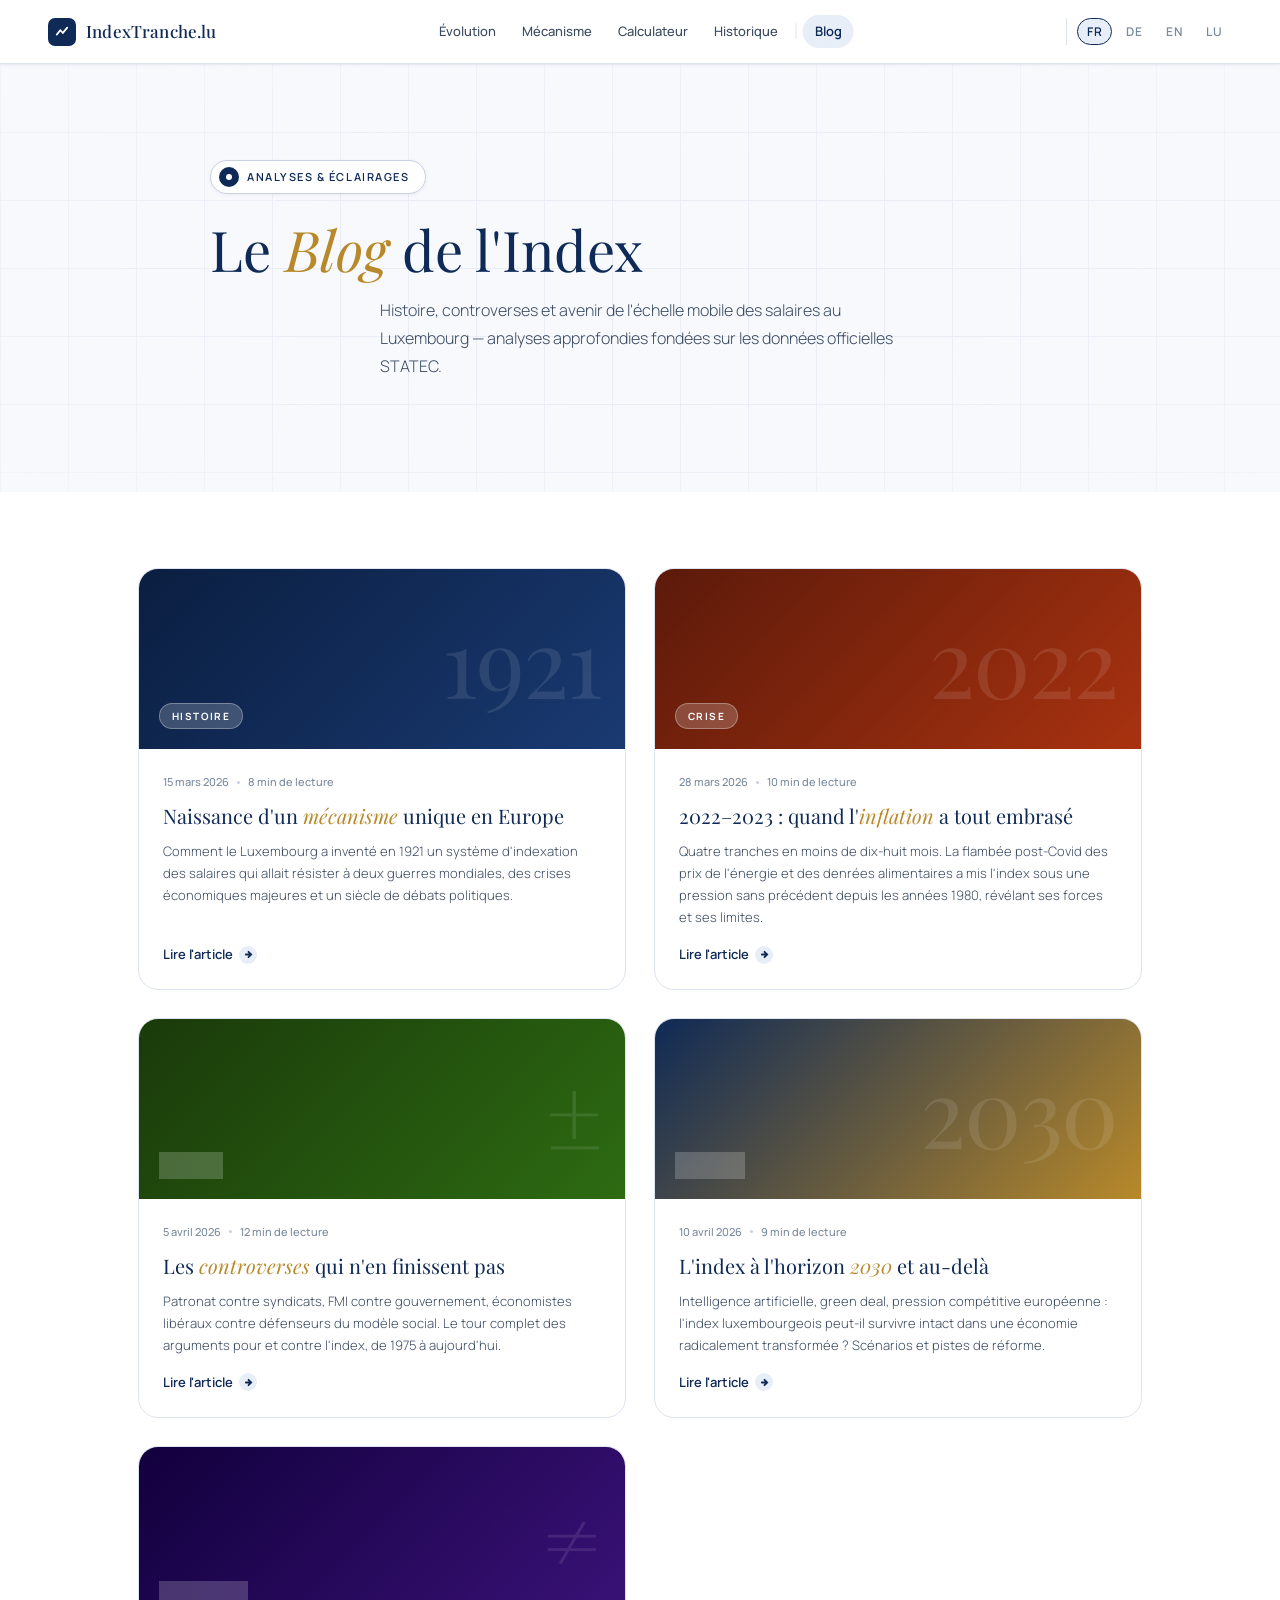
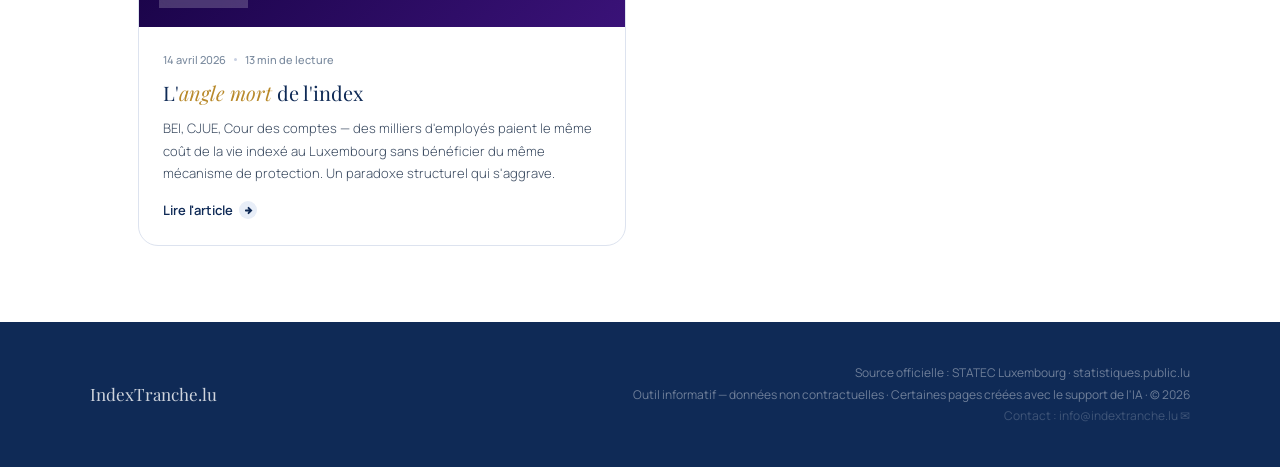
<file: blog/index.html>
<!DOCTYPE html>
<html lang="fr">
<head>
<meta charset="UTF-8">
<meta name="viewport" content="width=device-width, initial-scale=1.0">
<link rel="icon" type="image/x-icon" href="/favicon.ico">
<title>Blog Index des Salaires Luxembourg — Histoire, Controverses & Avenir — IndexTranche.lu</title>
<meta name="description" content="Articles approfondis sur l'index des salaires au Luxembourg : histoire depuis 1921, mécanismes de l'échelle mobile, controverses économiques (FMI, patronat, syndicats) et perspectives d'avenir.">
<meta name="keywords" content="blog index salaires luxembourg, index luxembourg articles, échelle mobile luxembourg, tranche indiciaire luxembourg, indexation salaires luxembourg, STATEC index luxembourg">
<meta name="robots" content="index, follow">
<link rel="canonical" href="https://www.indextranche.lu/blog/">
<!-- hreflang for multilingual -->
<link rel="alternate" hreflang="fr" href="https://www.indextranche.lu/blog/">
<link rel="alternate" hreflang="de" href="https://www.indextranche.lu/blog/">
<link rel="alternate" hreflang="en" href="https://www.indextranche.lu/blog/">
<link rel="alternate" hreflang="x-default" href="https://www.indextranche.lu/blog/">
<!-- Open Graph -->
<meta property="og:type" content="website">
<meta property="og:locale" content="fr_LU">
<meta property="og:locale:alternate" content="de_LU">
<meta property="og:locale:alternate" content="en_LU">
<meta property="og:title" content="Blog Index des Salaires Luxembourg — Histoire, Controverses & Avenir">
<meta property="og:description" content="Articles approfondis sur l'index des salaires au Luxembourg : histoire depuis 1921, mécanismes, controverses et perspectives d'avenir.">
<meta property="og:url" content="https://www.indextranche.lu/blog/">
<meta property="og:site_name" content="IndexTranche.lu">
<meta name="twitter:card" content="summary_large_image">
<meta name="twitter:title" content="Blog Index des Salaires Luxembourg">
<meta name="twitter:description" content="Articles approfondis sur l'index des salaires au Luxembourg : histoire, mécanismes, controverses et avenir.">
<script type="application/ld+json">
{
  "@context":"https://schema.org",
  "@type":"Blog",
  "name":"Blog — Index des Salaires Luxembourg",
  "url":"https://www.indextranche.lu/blog/",
  "description":"Articles sur l'histoire, les mécanismes, les controverses et l'avenir de l'index des salaires au Luxembourg.",
  "publisher":{"@type":"Organization","name":"IndexTranche.lu","url":"https://www.indextranche.lu/"},
  "blogPost":[
    {"@type":"BlogPosting","headline":"Histoire de l'index des salaires au Luxembourg depuis 1921","url":"https://www.indextranche.lu/blog/histoire-1921.html","datePublished":"2026-03-15"},
    {"@type":"BlogPosting","headline":"2022–2023 : quand l'inflation a tout embrasé","url":"https://www.indextranche.lu/blog/crise-2022.html","datePublished":"2026-03-28"},
    {"@type":"BlogPosting","headline":"Les controverses autour de l'index qui n'en finissent pas","url":"https://www.indextranche.lu/blog/controverses.html","datePublished":"2026-04-05"},
    {"@type":"BlogPosting","headline":"L'index à l'horizon 2030 et au-delà","url":"https://www.indextranche.lu/blog/futur.html","datePublished":"2026-04-10"},
    {"@type":"BlogPosting","headline":"L'angle mort de l'index : employés des institutions européennes face à l'indexation","url":"https://www.indextranche.lu/blog/institutions-europeennes.html","datePublished":"2026-04-14"}
  ]
}
</script>
<script type="application/ld+json">
{
  "@context":"https://schema.org",
  "@type":"BreadcrumbList",
  "itemListElement":[
    {"@type":"ListItem","position":1,"name":"Accueil","item":"https://www.indextranche.lu/"},
    {"@type":"ListItem","position":2,"name":"Blog","item":"https://www.indextranche.lu/blog/"}
  ]
}
</script>
<link rel="preconnect" href="https://fonts.googleapis.com">
<link href="https://fonts.googleapis.com/css2?family=Playfair+Display:ital,wght@0,400;0,500;1,400&family=Manrope:wght@300;400;500;600;700&display=swap" rel="stylesheet">
<link rel="stylesheet" href="/styles/main.css">
</head>
<!-- Google tag (gtag.js) -->
<script async src="https://www.googletagmanager.com/gtag/js?id=G-MWH7H2ZZJV"></script>
<script>
  window.dataLayer = window.dataLayer || [];
  function gtag(){dataLayer.push(arguments);}
  gtag('js', new Date());

  gtag('config', 'G-MWH7H2ZZJV');
</script>
<body>

<nav>
  <a class="nav-brand" href="../index.html" aria-label="IndexTranche — Accueil">
    <div class="nav-badge" aria-hidden="true">
      <svg viewBox="0 0 16 16"><polyline points="2,11 6,6 9,9 14,3"/></svg>
    </div>
    <span>IndexTranche.lu</span>
  </a>
  <div class="nav-links" role="navigation" aria-label="Navigation principale">
    <a class="nl" href="../index.html#chart-s">Évolution</a>
    <a class="nl" href="../index.html#how-s">Mécanisme</a>
    <a class="nl" href="../index.html#calc-s">Calculateur</a>
    <a class="nl" href="../index.html#hist-s">Historique</a>
    <span class="nav-sep" aria-hidden="true"></span>
    <a class="nl nav-blog nav-blog-active" href="index.html">Blog</a>
  </div>
  <div class="nav-langs">
    <button class="lbtn" onclick="switchLang('fr')">FR</button>
    <button class="lbtn" onclick="switchLang('de')">DE</button>
    <button class="lbtn" onclick="switchLang('en')">EN</button>
    <button class="lbtn" onclick="switchLang('lb')">LU</button>
  </div>
</nav>

<header class="hero blog-hero">
  <div class="hero-grid" aria-hidden="true"></div>
  <div class="hero-inner">
    <div class="lang-block" data-lang="fr">
      <div class="hero-tag"><div class="hero-tag-d"><span></span></div>Analyses & Éclairages</div>
      <h1>Le <em>Blog</em> de l'Index</h1>
      <p class="hero-sub">Histoire, controverses et avenir de l'échelle mobile des salaires au Luxembourg — analyses approfondies fondées sur les données officielles STATEC.</p>
    </div>
    <div class="lang-block" data-lang="de">
      <div class="hero-tag"><div class="hero-tag-d"><span></span></div>Analysen & Einblicke</div>
      <h1>Der <em>Blog</em> des Index</h1>
      <p class="hero-sub">Geschichte, Kontroversen und Zukunft der gleitenden Lohnskala in Luxemburg — fundierte Analysen auf Basis offizieller STATEC-Daten.</p>
    </div>
    <div class="lang-block" data-lang="en">
      <div class="hero-tag"><div class="hero-tag-d"><span></span></div>Analyses & Insights</div>
      <h1>The Index <em>Blog</em></h1>
      <p class="hero-sub">History, controversies and the future of Luxembourg's sliding wage scale — in-depth analyses based on official STATEC data.</p>
    </div>
    <div class="lang-block" data-lang="lb">
      <div class="hero-tag"><div class="hero-tag-d"><span></span></div>Analysen & Abléck</div>
      <h1>De <em>Blog</em> vum Index</h1>
      <p class="hero-sub">Geschicht, Kontroversen an d'Zukunft vun der gleidender Lounscala zu Lëtzebuerg — déifgräifend Analysen op Basis vun offizielle STATEC-Donnéeën.</p>
    </div>
  </div>
</header>

<main class="main">

  <!-- LB -->
  <div class="lang-block" data-lang="lb">
    <div class="grid">
      <a class="card up" href="histoire-1921.html">
        <div class="card-thumb">
          <div class="card-thumb-bg" style="background:linear-gradient(135deg,#0a1e40,#1a3a72)"></div>
          <div class="card-num">1921</div>
          <span class="card-cat">Geschicht</span>
        </div>
        <div class="card-body">
          <div class="card-meta"><span>15. Mäerz 2026</span><span class="card-meta-dot"></span><span>8 Min. Lieszäit</span></div>
          <div class="card-title">Geburt vun engem <em>eenzegaartegen</em> europäesche Mechanismus</div>
          <p class="card-excerpt">Wéi Lëtzebuerg 1921 e Salärindexéierungssystem erfonnt huet deen zwee Weltkrichter, grouss Wirtschaftskrisen an e Joerhonnert vu politeschen Debatten iwwerstanen huet.</p>
          <div class="card-cta">Artikel liesen<div class="card-arrow"><svg viewBox="0 0 10 10"><path d="M2 5h6M5 2l3 3-3 3"/></svg></div></div>
        </div>
      </a>
      <a class="card up" href="crise-2022.html" style="transition-delay:.08s">
        <div class="card-thumb">
          <div class="card-thumb-bg" style="background:linear-gradient(135deg,#5c1a0a,#a83210)"></div>
          <div class="card-num">2022</div>
          <span class="card-cat">Kris</span>
        </div>
        <div class="card-body">
          <div class="card-meta"><span>28. Mäerz 2026</span><span class="card-meta-dot"></span><span>10 Min. Lieszäit</span></div>
          <div class="card-title">2022–2023: Wéi d'<em>Inflatioun</em> alles ugedaan huet</div>
          <p class="card-excerpt">Véier Tranchen a manner wéi uechtzéng Méint. D'Post-Covid Energieflambée huet den Index ënnert onprecedentéierten Drock gesaat a seng Stäerkten a Grenzen opgedeckt.</p>
          <div class="card-cta">Artikel liesen<div class="card-arrow"><svg viewBox="0 0 10 10"><path d="M2 5h6M5 2l3 3-3 3"/></svg></div></div>
        </div>
      </a>
      <a class="card up" href="controverses.html" style="transition-delay:.16s">
        <div class="card-thumb">
          <div class="card-thumb-bg" style="background:linear-gradient(135deg,#1a3a0a,#2d6b12)"></div>
          <div class="card-num">±</div>
          <span class="card-cat">Debatt</span>
        </div>
        <div class="card-body">
          <div class="card-meta"><span>5. Abrëll 2026</span><span class="card-meta-dot"></span><span>12 Min. Lieszäit</span></div>
          <div class="card-title">D'<em>Kontroversen</em> déi keen Enn huelen</div>
          <p class="card-excerpt">Patronat géint Gewerkschaften, IMF géint Regierung, liberal Wirtschaftler géint Verdeedeger vum Sozialmodell. En Iwwerbléck iwwer d'Argumenter fir an géint den Index vun 1975 bis haut.</p>
          <div class="card-cta">Artikel liesen<div class="card-arrow"><svg viewBox="0 0 10 10"><path d="M2 5h6M5 2l3 3-3 3"/></svg></div></div>
        </div>
      </a>
      <a class="card up" href="futur.html" style="transition-delay:.24s">
        <div class="card-thumb">
          <div class="card-thumb-bg" style="background:linear-gradient(135deg,#0f2a56,#b8892a)"></div>
          <div class="card-num">2030</div>
          <span class="card-cat">Zukunft</span>
        </div>
        <div class="card-body">
          <div class="card-meta"><span>10. Abrëll 2026</span><span class="card-meta-dot"></span><span>9 Min. Lieszäit</span></div>
          <div class="card-title">Den Index um Horizont <em>2030</em> a méi wäit</div>
          <p class="card-excerpt">Kënschtlech Intelligenz, Green Deal, europäeschen Konkurrenzdrécken: Kann den lëtzebuergeschen Index an enger radikal verännert Wirtschaft iwwerliewen? Szenarie a Reformpisten.</p>
          <div class="card-cta">Artikel liesen<div class="card-arrow"><svg viewBox="0 0 10 10"><path d="M2 5h6M5 2l3 3-3 3"/></svg></div></div>
        </div>
      </a>
      <a class="card up" href="institutions-europeennes.html" style="transition-delay:.32s">
        <div class="card-thumb">
          <div class="card-thumb-bg" style="background:linear-gradient(135deg,#12003d,#3a1278)"></div>
          <div class="card-num">≠</div>
          <span class="card-cat">Inegalitéit</span>
        </div>
        <div class="card-body">
          <div class="card-meta"><span>14. Abrëll 2026</span><span class="card-meta-dot"></span><span>13 Min. Lieszäit</span></div>
          <div class="card-title">Den <em>douden Wénkel</em> vum Index</div>
          <p class="card-excerpt">EIB, EuGH, Rechnungshaf — Dausende vu Mataarbechter bezuelen déiselwecht indexéiert Liewekoschten zu Lëtzebuerg ouni automatesch geschützt ze sinn. En strukturellt Paradox.</p>
          <div class="card-cta">Artikel liesen<div class="card-arrow"><svg viewBox="0 0 10 10"><path d="M2 5h6M5 2l3 3-3 3"/></svg></div></div>
        </div>
      </a>
    </div>
  </div>

  <!-- FR -->
  <div class="lang-block" data-lang="fr">
    <div class="grid">
      <a class="card up" href="histoire-1921.html">
        <div class="card-thumb">
          <div class="card-thumb-bg" style="background:linear-gradient(135deg,#0a1e40,#1a3a72)"></div>
          <div class="card-num">1921</div>
          <span class="card-cat">Histoire</span>
        </div>
        <div class="card-body">
          <div class="card-meta"><span>15 mars 2026</span><span class="card-meta-dot"></span><span>8 min de lecture</span></div>
          <div class="card-title">Naissance d'un <em>mécanisme</em> unique en Europe</div>
          <p class="card-excerpt">Comment le Luxembourg a inventé en 1921 un système d'indexation des salaires qui allait résister à deux guerres mondiales, des crises économiques majeures et un siècle de débats politiques.</p>
          <div class="card-cta">Lire l'article<div class="card-arrow"><svg viewBox="0 0 10 10"><path d="M2 5h6M5 2l3 3-3 3"/></svg></div></div>
        </div>
      </a>
      <a class="card up" href="crise-2022.html" style="transition-delay:.08s">
        <div class="card-thumb">
          <div class="card-thumb-bg" style="background:linear-gradient(135deg,#5c1a0a,#a83210)"></div>
          <div class="card-num">2022</div>
          <span class="card-cat">Crise</span>
        </div>
        <div class="card-body">
          <div class="card-meta"><span>28 mars 2026</span><span class="card-meta-dot"></span><span>10 min de lecture</span></div>
          <div class="card-title">2022–2023 : quand l'<em>inflation</em> a tout embrasé</div>
          <p class="card-excerpt">Quatre tranches en moins de dix-huit mois. La flambée post-Covid des prix de l'énergie et des denrées alimentaires a mis l'index sous une pression sans précédent depuis les années 1980, révélant ses forces et ses limites.</p>
          <div class="card-cta">Lire l'article<div class="card-arrow"><svg viewBox="0 0 10 10"><path d="M2 5h6M5 2l3 3-3 3"/></svg></div></div>
        </div>
      </a>
      <a class="card up" href="controverses.html" style="transition-delay:.16s">
        <div class="card-thumb">
          <div class="card-thumb-bg" style="background:linear-gradient(135deg,#1a3a0a,#2d6b12)"></div>
          <div class="card-num">±</div>
          <span class="card-cat">Débat</span>
        </div>
        <div class="card-body">
          <div class="card-meta"><span>5 avril 2026</span><span class="card-meta-dot"></span><span>12 min de lecture</span></div>
          <div class="card-title">Les <em>controverses</em> qui n'en finissent pas</div>
          <p class="card-excerpt">Patronat contre syndicats, FMI contre gouvernement, économistes libéraux contre défenseurs du modèle social. Le tour complet des arguments pour et contre l'index, de 1975 à aujourd'hui.</p>
          <div class="card-cta">Lire l'article<div class="card-arrow"><svg viewBox="0 0 10 10"><path d="M2 5h6M5 2l3 3-3 3"/></svg></div></div>
        </div>
      </a>
      <a class="card up" href="futur.html" style="transition-delay:.24s">
        <div class="card-thumb">
          <div class="card-thumb-bg" style="background:linear-gradient(135deg,#0f2a56,#b8892a)"></div>
          <div class="card-num">2030</div>
          <span class="card-cat">Avenir</span>
        </div>
        <div class="card-body">
          <div class="card-meta"><span>10 avril 2026</span><span class="card-meta-dot"></span><span>9 min de lecture</span></div>
          <div class="card-title">L'index à l'horizon <em>2030</em> et au-delà</div>
          <p class="card-excerpt">Intelligence artificielle, green deal, pression compétitive européenne : l'index luxembourgeois peut-il survivre intact dans une économie radicalement transformée ? Scénarios et pistes de réforme.</p>
          <div class="card-cta">Lire l'article<div class="card-arrow"><svg viewBox="0 0 10 10"><path d="M2 5h6M5 2l3 3-3 3"/></svg></div></div>
        </div>
      </a>
      <a class="card up" href="institutions-europeennes.html" style="transition-delay:.32s">
        <div class="card-thumb">
          <div class="card-thumb-bg" style="background:linear-gradient(135deg,#12003d,#3a1278)"></div>
          <div class="card-num">≠</div>
          <span class="card-cat">Inégalité</span>
        </div>
        <div class="card-body">
          <div class="card-meta"><span>14 avril 2026</span><span class="card-meta-dot"></span><span>13 min de lecture</span></div>
          <div class="card-title">L'<em>angle mort</em> de l'index</div>
          <p class="card-excerpt">BEI, CJUE, Cour des comptes — des milliers d'employés paient le même coût de la vie indexé au Luxembourg sans bénéficier du même mécanisme de protection. Un paradoxe structurel qui s'aggrave.</p>
          <div class="card-cta">Lire l'article<div class="card-arrow"><svg viewBox="0 0 10 10"><path d="M2 5h6M5 2l3 3-3 3"/></svg></div></div>
        </div>
      </a>
    </div>
  </div>

  <!-- DE -->
  <div class="lang-block" data-lang="de">
    <div class="grid">
      <a class="card up" href="histoire-1921.html">
        <div class="card-thumb">
          <div class="card-thumb-bg" style="background:linear-gradient(135deg,#0a1e40,#1a3a72)"></div>
          <div class="card-num">1921</div>
          <span class="card-cat">Geschichte</span>
        </div>
        <div class="card-body">
          <div class="card-meta"><span>15. März 2026</span><span class="card-meta-dot"></span><span>8 Min. Lesezeit</span></div>
          <div class="card-title">Geburt eines <em>einzigartigen</em> europäischen Mechanismus</div>
          <p class="card-excerpt">Wie Luxemburg 1921 ein Lohnindexierungssystem erfand, das zwei Weltkriegen, großen Wirtschaftskrisen und einem Jahrhundert politischer Debatten standhalten sollte.</p>
          <div class="card-cta">Artikel lesen<div class="card-arrow"><svg viewBox="0 0 10 10"><path d="M2 5h6M5 2l3 3-3 3"/></svg></div></div>
        </div>
      </a>
      <a class="card up" href="crise-2022.html" style="transition-delay:.08s">
        <div class="card-thumb">
          <div class="card-thumb-bg" style="background:linear-gradient(135deg,#5c1a0a,#a83210)"></div>
          <div class="card-num">2022</div>
          <span class="card-cat">Krise</span>
        </div>
        <div class="card-body">
          <div class="card-meta"><span>28. März 2026</span><span class="card-meta-dot"></span><span>10 Min. Lesezeit</span></div>
          <div class="card-title">2022–2023: Als die <em>Inflation</em> alles entfachte</div>
          <p class="card-excerpt">Vier Tranchen in weniger als achtzehn Monaten. Die post-COVID-Energiepreisinflation setzte den Index unter beispiellosen Druck seit den 1980er-Jahren und enthüllte seine Stärken und Grenzen.</p>
          <div class="card-cta">Artikel lesen<div class="card-arrow"><svg viewBox="0 0 10 10"><path d="M2 5h6M5 2l3 3-3 3"/></svg></div></div>
        </div>
      </a>
      <a class="card up" href="controverses.html" style="transition-delay:.16s">
        <div class="card-thumb">
          <div class="card-thumb-bg" style="background:linear-gradient(135deg,#1a3a0a,#2d6b12)"></div>
          <div class="card-num">±</div>
          <span class="card-cat">Debatte</span>
        </div>
        <div class="card-body">
          <div class="card-meta"><span>5. April 2026</span><span class="card-meta-dot"></span><span>12 Min. Lesezeit</span></div>
          <div class="card-title">Die <em>Kontroversen</em>, die kein Ende nehmen</div>
          <p class="card-excerpt">Arbeitgeber gegen Gewerkschaften, IWF gegen Regierung, liberale Ökonomen gegen Verteidiger des Sozialmodells. Ein vollständiger Überblick über die Argumente für und gegen den Index von 1975 bis heute.</p>
          <div class="card-cta">Artikel lesen<div class="card-arrow"><svg viewBox="0 0 10 10"><path d="M2 5h6M5 2l3 3-3 3"/></svg></div></div>
        </div>
      </a>
      <a class="card up" href="futur.html" style="transition-delay:.24s">
        <div class="card-thumb">
          <div class="card-thumb-bg" style="background:linear-gradient(135deg,#0f2a56,#b8892a)"></div>
          <div class="card-num">2030</div>
          <span class="card-cat">Zukunft</span>
        </div>
        <div class="card-body">
          <div class="card-meta"><span>10. April 2026</span><span class="card-meta-dot"></span><span>9 Min. Lesezeit</span></div>
          <div class="card-title">Der Index am Horizont <em>2030</em> und darüber hinaus</div>
          <p class="card-excerpt">Künstliche Intelligenz, Green Deal, europäischer Wettbewerbsdruck: Kann der luxemburgische Index in einer radikal veränderten Wirtschaft unverändert überleben? Szenarien und Reformansätze.</p>
          <div class="card-cta">Artikel lesen<div class="card-arrow"><svg viewBox="0 0 10 10"><path d="M2 5h6M5 2l3 3-3 3"/></svg></div></div>
        </div>
      </a>
      <a class="card up" href="institutions-europeennes.html" style="transition-delay:.32s">
        <div class="card-thumb">
          <div class="card-thumb-bg" style="background:linear-gradient(135deg,#12003d,#3a1278)"></div>
          <div class="card-num">≠</div>
          <span class="card-cat">Ungleichheit</span>
        </div>
        <div class="card-body">
          <div class="card-meta"><span>14. April 2026</span><span class="card-meta-dot"></span><span>13 Min. Lesezeit</span></div>
          <div class="card-title">Der <em>blinde Fleck</em> des Index</div>
          <p class="card-excerpt">EIB, EuGH, Rechnungshof — tausende Beschäftigte zahlen dieselben indexierten Lebenshaltungskosten in Luxemburg ohne denselben Schutzmechanismus. Ein strukturelles Paradox, das sich verschärft.</p>
          <div class="card-cta">Artikel lesen<div class="card-arrow"><svg viewBox="0 0 10 10"><path d="M2 5h6M5 2l3 3-3 3"/></svg></div></div>
        </div>
      </a>
    </div>
  </div>

  <!-- EN -->
  <div class="lang-block" data-lang="en">
    <div class="grid">
      <a class="card up" href="histoire-1921.html">
        <div class="card-thumb">
          <div class="card-thumb-bg" style="background:linear-gradient(135deg,#0a1e40,#1a3a72)"></div>
          <div class="card-num">1921</div>
          <span class="card-cat">History</span>
        </div>
        <div class="card-body">
          <div class="card-meta"><span>15 March 2026</span><span class="card-meta-dot"></span><span>8 min read</span></div>
          <div class="card-title">Birth of a <em>unique</em> European mechanism</div>
          <p class="card-excerpt">How Luxembourg invented in 1921 a wage indexation system that would withstand two world wars, major economic crises and a century of political debate.</p>
          <div class="card-cta">Read article<div class="card-arrow"><svg viewBox="0 0 10 10"><path d="M2 5h6M5 2l3 3-3 3"/></svg></div></div>
        </div>
      </a>
      <a class="card up" href="crise-2022.html" style="transition-delay:.08s">
        <div class="card-thumb">
          <div class="card-thumb-bg" style="background:linear-gradient(135deg,#5c1a0a,#a83210)"></div>
          <div class="card-num">2022</div>
          <span class="card-cat">Crisis</span>
        </div>
        <div class="card-body">
          <div class="card-meta"><span>28 March 2026</span><span class="card-meta-dot"></span><span>10 min read</span></div>
          <div class="card-title">2022–2023: When <em>inflation</em> set everything ablaze</div>
          <p class="card-excerpt">Four tranches in less than eighteen months. The post-Covid surge in energy and food prices put the index under unprecedented pressure since the 1980s, revealing its strengths and limitations.</p>
          <div class="card-cta">Read article<div class="card-arrow"><svg viewBox="0 0 10 10"><path d="M2 5h6M5 2l3 3-3 3"/></svg></div></div>
        </div>
      </a>
      <a class="card up" href="controverses.html" style="transition-delay:.16s">
        <div class="card-thumb">
          <div class="card-thumb-bg" style="background:linear-gradient(135deg,#1a3a0a,#2d6b12)"></div>
          <div class="card-num">±</div>
          <span class="card-cat">Debate</span>
        </div>
        <div class="card-body">
          <div class="card-meta"><span>5 April 2026</span><span class="card-meta-dot"></span><span>12 min read</span></div>
          <div class="card-title">The <em>controversies</em> that never end</div>
          <p class="card-excerpt">Employers versus unions, IMF versus government, liberal economists versus defenders of the social model. A complete overview of arguments for and against the index, from 1975 to today.</p>
          <div class="card-cta">Read article<div class="card-arrow"><svg viewBox="0 0 10 10"><path d="M2 5h6M5 2l3 3-3 3"/></svg></div></div>
        </div>
      </a>
      <a class="card up" href="futur.html" style="transition-delay:.24s">
        <div class="card-thumb">
          <div class="card-thumb-bg" style="background:linear-gradient(135deg,#0f2a56,#b8892a)"></div>
          <div class="card-num">2030</div>
          <span class="card-cat">Future</span>
        </div>
        <div class="card-body">
          <div class="card-meta"><span>10 April 2026</span><span class="card-meta-dot"></span><span>9 min read</span></div>
          <div class="card-title">The index at the <em>2030</em> horizon and beyond</div>
          <p class="card-excerpt">Artificial intelligence, green deal, European competitive pressure: can the Luxembourg index survive intact in a radically transformed economy? Scenarios and reform proposals.</p>
          <div class="card-cta">Read article<div class="card-arrow"><svg viewBox="0 0 10 10"><path d="M2 5h6M5 2l3 3-3 3"/></svg></div></div>
        </div>
      </a>
      <a class="card up" href="institutions-europeennes.html" style="transition-delay:.32s">
        <div class="card-thumb">
          <div class="card-thumb-bg" style="background:linear-gradient(135deg,#12003d,#3a1278)"></div>
          <div class="card-num">≠</div>
          <span class="card-cat">Inequality</span>
        </div>
        <div class="card-body">
          <div class="card-meta"><span>14 April 2026</span><span class="card-meta-dot"></span><span>13 min read</span></div>
          <div class="card-title">The index's <em>blind spot</em></div>
          <p class="card-excerpt">EIB, CJEU, Court of Auditors — thousands of employees pay the same indexed cost of living in Luxembourg without benefiting from the same protective mechanism. A structural paradox that deepens.</p>
          <div class="card-cta">Read article<div class="card-arrow"><svg viewBox="0 0 10 10"><path d="M2 5h6M5 2l3 3-3 3"/></svg></div></div>
        </div>
      </a>
    </div>
  </div>

</main>

<footer>
  <div class="fi">
    <div class="fb">IndexTranche.lu</div>
    <div class="fd">
      Source officielle : STATEC Luxembourg · <a href="https://statistiques.public.lu" target="_blank" rel="noopener" style="color:inherit;text-decoration:none">statistiques.public.lu</a><br>
      Outil informatif — données non contractuelles · Certaines pages créées avec le support de l'IA · © 2026<br>
      <span style="opacity:.5">Contact : <a href="mailto:info@indextranche.lu" style="color:inherit;text-decoration:none">info@indextranche.lu ✉</a></span>
    </div>
  </div>
</footer>

<script>
const obs=new IntersectionObserver(e=>e.forEach(x=>{if(x.isIntersecting)x.target.classList.add('in')}),{threshold:.1});
document.querySelectorAll('.up').forEach(el=>obs.observe(el));
</script>
<script>
(function(){
  var cur=localStorage.getItem('ixLang')||'fr';
  function apply(l){
    cur=l; localStorage.setItem('ixLang',l);
    document.querySelectorAll('.lang-block').forEach(function(b){
      var active=b.getAttribute('data-lang')===l;
      b.classList.toggle('active',active);
      if(active) b.querySelectorAll('.up').forEach(function(el){el.classList.add('in')});
    });
    document.querySelectorAll('.lbtn').forEach(function(b){var m=b.getAttribute('onclick')||'';b.classList.toggle('active',m.indexOf("'"+l+"'")>-1)});
    document.documentElement.lang=l;
  }
  window.switchLang=apply;
  document.addEventListener('DOMContentLoaded',function(){apply(cur)});
})();
</script>
</body>
</html>
</file>
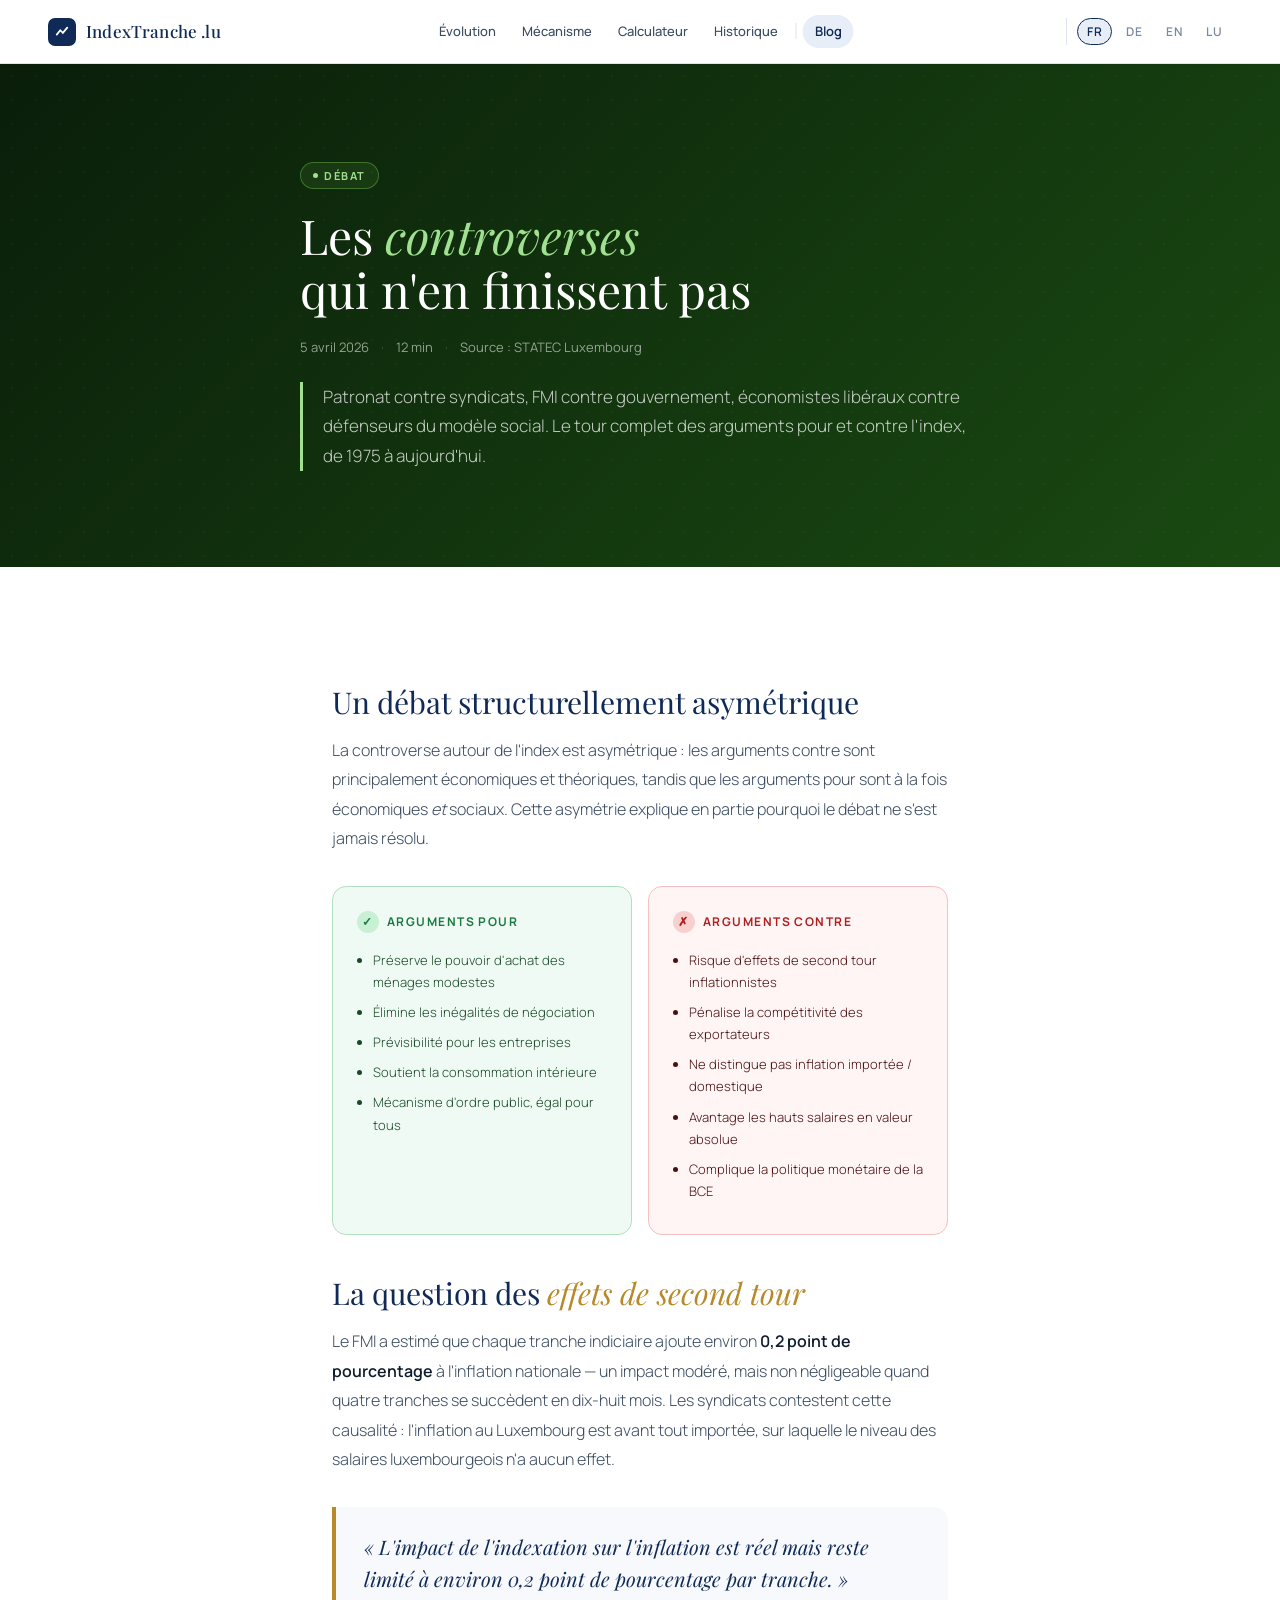
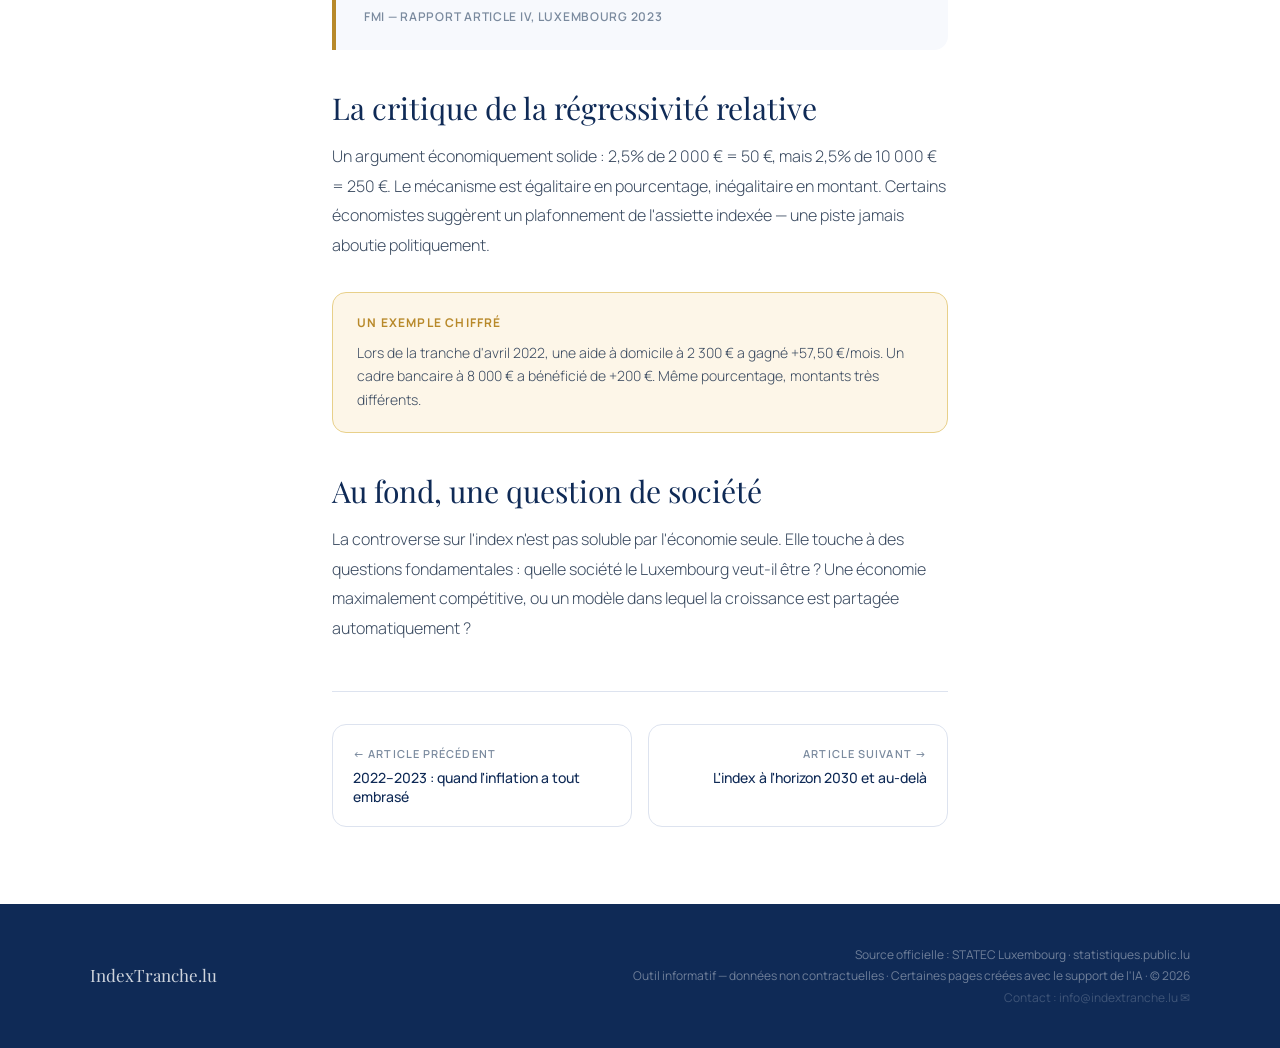
<file: blog/controverses.html>
<!DOCTYPE html>
<html lang="fr">
<head>
<meta charset="UTF-8">
<meta name="viewport" content="width=device-width, initial-scale=1.0">
<link rel="icon" type="image/x-icon" href="/favicon.ico">
<title>Débat sur l'Index des Salaires au Luxembourg : Arguments Pour et Contre — IndexTranche.lu</title>
<meta name="description" content="Patronat contre syndicats, FMI contre gouvernement, économistes libéraux contre défenseurs du modèle social. Tour complet des arguments pour et contre l'index des salaires au Luxembourg, de 1975 à aujourd'hui.">
<meta name="keywords" content="débat index salaires luxembourg, supprimer index luxembourg, index luxembourg polémique, arguments contre index luxembourg, FMI index luxembourg, patronat syndicats index luxembourg, réforme index salaires">
<meta name="robots" content="index, follow">
<link rel="canonical" href="https://www.indextranche.lu/blog/controverses.html">
<!-- Open Graph -->
<meta property="og:type" content="article">
<meta property="og:locale" content="fr_LU">
<meta property="og:title" content="Débat sur l'Index des Salaires au Luxembourg : Arguments Pour et Contre">
<meta property="og:description" content="Patronat contre syndicats, FMI contre gouvernement. Tour complet des controverses autour de l'index des salaires luxembourgeois, de 1975 à aujourd'hui.">
<meta property="og:url" content="https://www.indextranche.lu/blog/controverses.html">
<meta property="og:site_name" content="IndexTranche.lu">
<meta name="twitter:card" content="summary_large_image">
<meta name="twitter:title" content="Débat sur l'Index des Salaires au Luxembourg : Pour et Contre">
<meta name="twitter:description" content="Patronat contre syndicats, FMI contre gouvernement. Tour complet des controverses autour de l'index luxembourgeois de 1975 à aujourd'hui.">
<!-- Schema.org Article -->
<script type="application/ld+json">
{
  "@context":"https://schema.org",
  "@type":"Article",
  "headline":"Les controverses autour de l'index des salaires au Luxembourg qui n'en finissent pas",
  "description":"Patronat contre syndicats, FMI contre gouvernement, économistes libéraux contre défenseurs du modèle social. Tour complet des arguments pour et contre l'index des salaires au Luxembourg.",
  "datePublished":"2026-04-05",
  "dateModified":"2026-04-05",
  "author":{"@type":"Organization","name":"IndexTranche.lu","url":"https://www.indextranche.lu/"},
  "publisher":{"@type":"Organization","name":"IndexTranche.lu","url":"https://www.indextranche.lu/"},
  "url":"https://www.indextranche.lu/blog/controverses.html",
  "mainEntityOfPage":"https://www.indextranche.lu/blog/controverses.html",
  "isPartOf":{"@type":"Blog","name":"Blog IndexTranche.lu","url":"https://www.indextranche.lu/blog/"},
  "about":{"@type":"Thing","name":"Débat sur l'index des salaires Luxembourg"},
  "inLanguage":"fr"
}
</script>
<script type="application/ld+json">
{
  "@context":"https://schema.org",
  "@type":"BreadcrumbList",
  "itemListElement":[
    {"@type":"ListItem","position":1,"name":"Accueil","item":"https://www.indextranche.lu/"},
    {"@type":"ListItem","position":2,"name":"Blog","item":"https://www.indextranche.lu/blog/"},
    {"@type":"ListItem","position":3,"name":"Controverses autour de l'index","item":"https://www.indextranche.lu/blog/controverses.html"}
  ]
}
</script>
<link rel="preconnect" href="https://fonts.googleapis.com">
<link href="https://fonts.googleapis.com/css2?family=Playfair+Display:ital,wght@0,400;0,500;1,400&family=Manrope:wght@300;400;500;600;700&display=swap" rel="stylesheet">
<link rel="stylesheet" href="/styles/main.css">
</head>
<!-- Google tag (gtag.js) -->
<script async src="https://www.googletagmanager.com/gtag/js?id=G-MWH7H2ZZJV"></script>
<script>
  window.dataLayer = window.dataLayer || [];
  function gtag(){dataLayer.push(arguments);}
  gtag('js', new Date());

  gtag('config', 'G-MWH7H2ZZJV');
</script>
<body>
<nav>
  <a class="nav-brand" href="../index.html" aria-label="IndexTranche — Accueil">
    <div class="nav-badge" aria-hidden="true">
      <svg viewBox="0 0 16 16"><polyline points="2,11 6,6 9,9 14,3"/></svg>
    </div>
    IndexTranche .lu
  </a>
  <div class="nav-links" role="navigation" aria-label="Navigation principale">
    <a class="nl" href="../index.html#chart-s">Évolution</a>
    <a class="nl" href="../index.html#how-s">Mécanisme</a>
    <a class="nl" href="../index.html#calc-s">Calculateur</a>
    <a class="nl" href="../index.html#hist-s">Historique</a>
    <span class="nav-sep" aria-hidden="true"></span>
    <a class="nl nav-blog nav-blog-active" href="index.html">Blog</a>
  </div>
    <div class="nav-langs">
      <button class="lbtn" onclick="switchLang('fr')">FR</button>
      <button class="lbtn" onclick="switchLang('de')">DE</button>
      <button class="lbtn" onclick="switchLang('en')">EN</button>
      <button class="lbtn" onclick="switchLang('lb')">LU</button>
    </div>
</nav>
<header class="hero article-hero" style="background:linear-gradient(135deg,#0a1e0a,#1a4a12);--accent:#a0e090;--accent-border:rgba(120,200,80,.4);--accent-bg:rgba(120,200,80,.1)">
  <div class="hero-noise" aria-hidden="true"></div>
  <div class="hero-inner">
    <div class="lang-block" data-lang="fr">
    <div class="hero-cat"><span class="hero-cat-dot"></span>Débat</div>
    <h1>Les <em>controverses</em><br>qui n'en finissent pas</h1>
    <div class="hero-meta"><span>5 avril 2026</span><span class="hero-meta-sep">·</span><span>12 min</span><span class="hero-meta-sep">·</span><span>Source : STATEC Luxembourg</span></div>
    <p class="hero-lead">Patronat contre syndicats, FMI contre gouvernement, économistes libéraux contre défenseurs du modèle social. Le tour complet des arguments pour et contre l'index, de 1975 à aujourd'hui.</p>
  </div>
    <div class="lang-block" data-lang="de">
    <div class="hero-cat"><span class="hero-cat-dot"></span>Debatte</div>
    <h1>Die <em>Kontroversen</em>,<br>die kein Ende nehmen</h1>
    <div class="hero-meta"><span>5. April 2026</span><span class="hero-meta-sep">·</span><span>12 Min.</span><span class="hero-meta-sep">·</span><span>Quelle: STATEC Luxemburg</span></div>
    <p class="hero-lead">Arbeitgeber gegen Gewerkschaften, IWF gegen Regierung, liberale Ökonomen gegen Verfechter des Sozialmodells. Eine vollständige Übersicht aller Pro- und Contra-Argumente zum Index.</p>
  </div>
    <div class="lang-block" data-lang="en">
    <div class="hero-cat"><span class="hero-cat-dot"></span>Debate</div>
    <h1>The <em>controversies</em><br>that never end</h1>
    <div class="hero-meta"><span>5 April 2026</span><span class="hero-meta-sep">·</span><span>12 min</span><span class="hero-meta-sep">·</span><span>Source: STATEC Luxembourg</span></div>
    <p class="hero-lead">Employers versus unions, IMF versus government, liberal economists versus defenders of the social model. A complete tour of the arguments for and against the index, from 1975 to today.</p>
  </div>
    <div class="lang-block" data-lang="lb">
    <div class="hero-cat"><span class="hero-cat-dot"></span>Debatt</div>
    <h1>D'<em>Kontroversen</em>,<br>déi kee Enn huelen</h1>
    <div class="hero-meta"><span>5. Abrëll 2026</span><span class="hero-meta-sep">·</span><span>12 Min.</span><span class="hero-meta-sep">·</span><span>Quell: STATEC Lëtzebuerg</span></div>
    <p class="hero-lead">Patronat géint Gewerkschaften, IWF géint Regierung, liberal Ekonomisten géint Verdeedeger vum Sozialmodell. Eng komplett Iwwersiicht vun all den Argumenter fir an géint den Index, vun 1975 bis haut.</p>
  </div>
  </div>
</header>
<article class="article">
  <div class="lang-block" data-lang="fr"><h2>Un débat structurellement asymétrique</h2>
<p>La controverse autour de l'index est asymétrique : les arguments contre sont principalement économiques et théoriques, tandis que les arguments pour sont à la fois économiques <em>et</em> sociaux. Cette asymétrie explique en partie pourquoi le débat ne s'est jamais résolu.</p>
<div class="debate"><div class="debate-col pro"><div class="debate-head"><div class="debate-icon">✓</div>Arguments pour</div><ul><li>Préserve le pouvoir d'achat des ménages modestes</li><li>Élimine les inégalités de négociation</li><li>Prévisibilité pour les entreprises</li><li>Soutient la consommation intérieure</li><li>Mécanisme d'ordre public, égal pour tous</li></ul></div><div class="debate-col con"><div class="debate-head"><div class="debate-icon">✗</div>Arguments contre</div><ul><li>Risque d'effets de second tour inflationnistes</li><li>Pénalise la compétitivité des exportateurs</li><li>Ne distingue pas inflation importée / domestique</li><li>Avantage les hauts salaires en valeur absolue</li><li>Complique la politique monétaire de la BCE</li></ul></div></div>
<h2>La question des <em>effets de second tour</em></h2>
<p>Le FMI a estimé que chaque tranche indiciaire ajoute environ <strong>0,2 point de pourcentage</strong> à l'inflation nationale — un impact modéré, mais non négligeable quand quatre tranches se succèdent en dix-huit mois. Les syndicats contestent cette causalité : l'inflation au Luxembourg est avant tout importée, sur laquelle le niveau des salaires luxembourgeois n'a aucun effet.</p>
<div class="pullquote"><p>« L'impact de l'indexation sur l'inflation est réel mais reste limité à environ 0,2 point de pourcentage par tranche. »</p><cite>FMI — Rapport Article IV, Luxembourg 2023</cite></div>
<h2>La critique de la régressivité relative</h2>
<p>Un argument économiquement solide : 2,5% de 2 000 € = 50 €, mais 2,5% de 10 000 € = 250 €. Le mécanisme est égalitaire en pourcentage, inégalitaire en montant. Certains économistes suggèrent un plafonnement de l'assiette indexée — une piste jamais aboutie politiquement.</p>
<div class="callout"><div class="callout-title">Un exemple chiffré</div><p>Lors de la tranche d'avril 2022, une aide à domicile à 2 300 € a gagné +57,50 €/mois. Un cadre bancaire à 8 000 € a bénéficié de +200 €. Même pourcentage, montants très différents.</p></div>
<h2>Au fond, une question de société</h2>
<p>La controverse sur l'index n'est pas soluble par l'économie seule. Elle touche à des questions fondamentales : quelle société le Luxembourg veut-il être ? Une économie maximalement compétitive, ou un modèle dans lequel la croissance est partagée automatiquement ?</p></div>
  <div class="lang-block" data-lang="de"><h2>Eine strukturell asymmetrische Debatte</h2>
<p>Die Kontroverse um den Index ist asymmetrisch: Die Argumente dagegen sind hauptsächlich wirtschaftlicher und theoretischer Natur, während die Argumente dafür sowohl wirtschaftlich <em>als auch</em> sozial sind. Diese Asymmetrie erklärt teilweise, warum die Debatte nie gelöst wurde.</p>
<div class="debate"><div class="debate-col pro"><div class="debate-head"><div class="debate-icon">✓</div>Argumente dafür</div><ul><li>Erhalt der Kaufkraft einkommensschwacher Haushalte</li><li>Beseitigt Verhandlungsungleichgewichte</li><li>Planbarkeit für Unternehmen</li><li>Stützt die Inlandsnachfrage</li><li>Öffentlich-rechtlicher Mechanismus, gleichmäßig</li></ul></div><div class="debate-col con"><div class="debate-head"><div class="debate-icon">✗</div>Argumente dagegen</div><ul><li>Risiko inflationärer Zweitrundeneffekte</li><li>Schadet der Wettbewerbsfähigkeit von Exporteuren</li><li>Unterscheidet nicht zwischen importierter und heimischer Inflation</li><li>Bevorzugt hohe Löhne in absoluten Beträgen</li><li>Erschwert die Geldpolitik der EZB</li></ul></div></div>
<h2>Die Frage der <em>Zweitrundeneffekte</em></h2>
<p>Der IWF schätzte, dass jede Indextranche der nationalen Inflation etwa <strong>0,2 Prozentpunkte</strong> hinzufügt — moderat, aber nicht vernachlässigbar, wenn vier Tranchen innerhalb von achtzehn Monaten folgen. Die Gewerkschaften bestreiten diese Kausalität: Luxemburgs Inflation ist vor allem importiert, auf die das Lohnniveau keinen Einfluss hat.</p>
<div class="pullquote"><p>„Die Auswirkung der Indexierung auf die Inflation ist real, bleibt aber auf etwa 0,2 Prozentpunkte pro Tranche begrenzt."</p><cite>IWF — Artikel-IV-Bericht, Luxemburg 2023</cite></div>
<h2>Die Kritik an der relativen Regressivität</h2>
<p>Ein wirtschaftlich fundiertes Argument: 2,5% von 2.000 € = 50 €, aber 2,5% von 10.000 € = 250 €. Der Mechanismus ist prozentual gleich, in absoluten Beträgen ungleich. Manche Ökonomen schlagen eine Deckelung der indexierten Bemessungsgrundlage vor — ein Ansatz, der politisch nie umgesetzt wurde.</p>
<div class="callout"><div class="callout-title">Ein Zahlenbeispiel</div><p>Bei der Tranche April 2022 gewann eine Haushaltshilfe mit 2.300 € +57,50 €/Monat. Ein Banker mit 8.000 € bekam +200 €. Gleicher Prozentsatz, sehr unterschiedliche Beträge.</p></div>
<h2>Im Kern eine gesellschaftliche Frage</h2>
<p>Die Kontroverse um den Index lässt sich nicht allein durch Ökonomie lösen. Sie berührt grundlegende Fragen: Welche Gesellschaft will Luxemburg sein? Eine maximal wettbewerbsfähige Wirtschaft oder ein Modell, in dem Wachstum automatisch geteilt wird?</p></div>
  <div class="lang-block" data-lang="en"><h2>A structurally asymmetric debate</h2>
<p>The controversy around the index is asymmetric: arguments against are mainly economic and theoretical, while arguments in favour are both economic <em>and</em> social. This asymmetry partly explains why the debate has never been resolved.</p>
<div class="debate"><div class="debate-col pro"><div class="debate-head"><div class="debate-icon">✓</div>Arguments for</div><ul><li>Preserves purchasing power of low-income households</li><li>Eliminates negotiating inequality</li><li>Predictability for businesses</li><li>Supports domestic consumption</li><li>Public-order mechanism, equal for all</li></ul></div><div class="debate-col con"><div class="debate-head"><div class="debate-icon">✗</div>Arguments against</div><ul><li>Risk of inflationary second-round effects</li><li>Penalises competitiveness of exporters</li><li>Does not distinguish imported from domestic inflation</li><li>Benefits high earners in absolute terms</li><li>Complicates ECB monetary policy</li></ul></div></div>
<h2>The question of <em>second-round effects</em></h2>
<p>The IMF estimated that each index tranche adds around <strong>0.2 percentage points</strong> to national inflation — moderate, but not negligible when four tranches follow within eighteen months. Trade unions contest this causality: Luxembourg's inflation is primarily imported, on which Luxembourg wage levels have no effect.</p>
<div class="pullquote"><p>"The impact of indexation on inflation is real but remains limited to around 0.2 percentage points per tranche."</p><cite>IMF — Article IV Report, Luxembourg 2023</cite></div>
<h2>The relative regressivity critique</h2>
<p>An economically sound argument: 2.5% of €2,000 = €50, but 2.5% of €10,000 = €250. The mechanism is equal in percentage terms, unequal in absolute amounts. Some economists suggest capping the indexed base — an approach that has never materialised politically.</p>
<div class="callout"><div class="callout-title">A concrete example</div><p>In the April 2022 tranche, a home carer on €2,300 gained +€57.50/month. A banker on €8,000 received +€200. Same percentage, very different amounts.</p></div>
<h2>Ultimately, a question for society</h2>
<p>The controversy over the index cannot be resolved by economics alone. It touches on fundamental questions: what kind of society does Luxembourg want to be? A maximally competitive economy, or a model in which growth is automatically shared?</p></div>
  <div class="lang-block" data-lang="fr">
    <div class="article-nav">
      <a class="anav" href="crise-2022.html"><div class="anav-dir">← Article précédent</div><div class="anav-title">2022–2023 : quand l'inflation a tout embrasé</div></a>
      <a class="anav next" href="futur.html"><div class="anav-dir">Article suivant →</div><div class="anav-title">L'index à l'horizon 2030 et au-delà</div></a>
    </div>
  </div>
  <div class="lang-block" data-lang="de">
    <div class="article-nav">
      <a class="anav" href="crise-2022.html"><div class="anav-dir">← Vorheriger Artikel</div><div class="anav-title">2022–2023: Als die Inflation alles entfachte</div></a>
      <a class="anav next" href="futur.html"><div class="anav-dir">Nächster Artikel →</div><div class="anav-title">Der Index bis 2030 und darüber hinaus</div></a>
    </div>
  </div>
  <div class="lang-block" data-lang="en">
    <div class="article-nav">
      <a class="anav" href="crise-2022.html"><div class="anav-dir">← Previous article</div><div class="anav-title">2022–2023: When inflation set everything ablaze</div></a>
      <a class="anav next" href="futur.html"><div class="anav-dir">Next article →</div><div class="anav-title">The index looking to 2030 and beyond</div></a>
    </div>
  </div>
</article>
<footer>
  <div class="fi">
    <div class="fb">IndexTranche.lu</div>
    <div class="fd">Source officielle : STATEC Luxembourg · <a href="https://statistiques.public.lu" target="_blank" rel="noopener" style="color:inherit;text-decoration:none">statistiques.public.lu</a><br>Outil informatif — données non contractuelles · Certaines pages créées avec le support de l'IA · © 2026<br><span style="opacity:.5">Contact : <a href="mailto:info@indextranche.lu" style="color:inherit;text-decoration:none">info@indextranche.lu ✉</a></span></div>
  </div>
</footer>
<script>
(function(){
  var cur=localStorage.getItem('ixLang')||'fr';
  function apply(l){
    cur=l; localStorage.setItem('ixLang',l);
    document.querySelectorAll('.lang-block').forEach(function(b){b.classList.toggle('active',b.getAttribute('data-lang')===l)});
    document.querySelectorAll('.lbtn').forEach(function(b){var m=b.getAttribute('onclick')||'';b.classList.toggle('active',m.indexOf("'"+l+"'")>-1)});
    document.documentElement.lang=l;
  }
  window.switchLang=apply;
  document.addEventListener('DOMContentLoaded',function(){apply(cur)});
})();
</script>
</body>
</html>
</file>
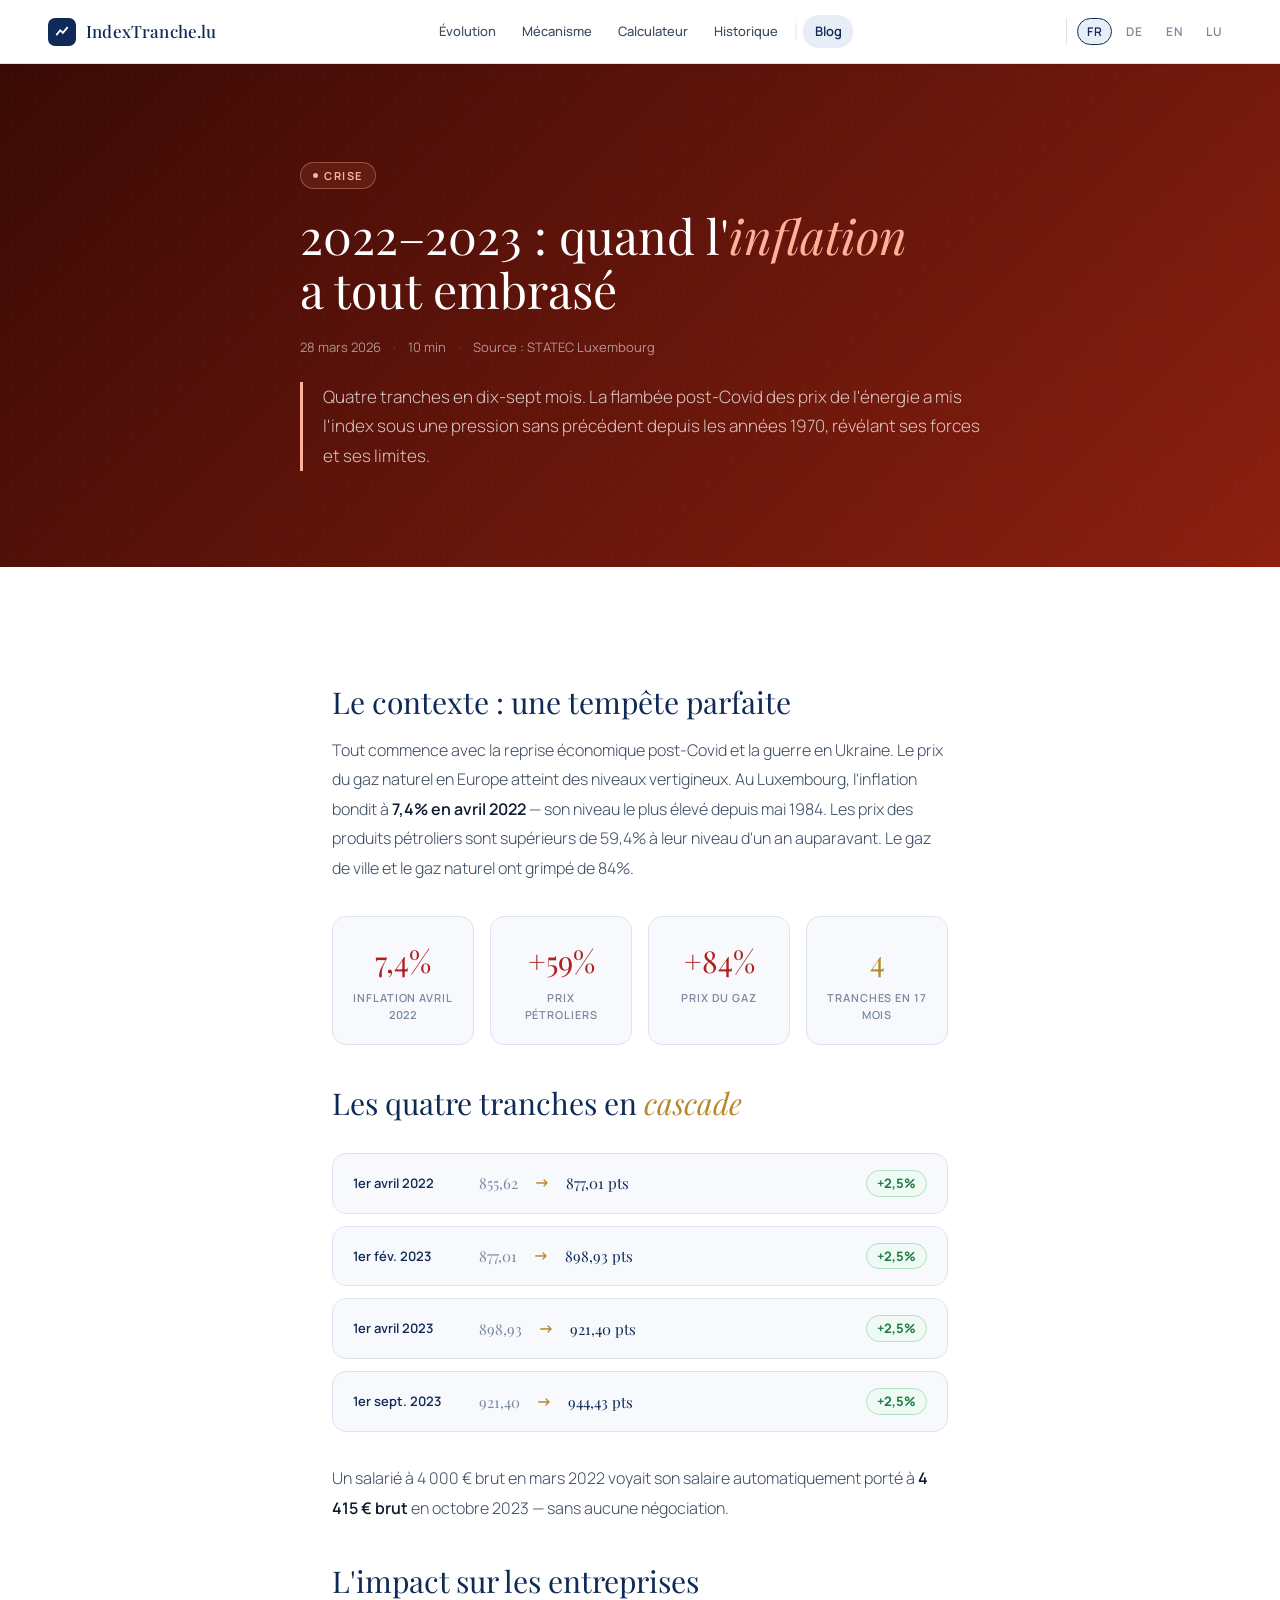
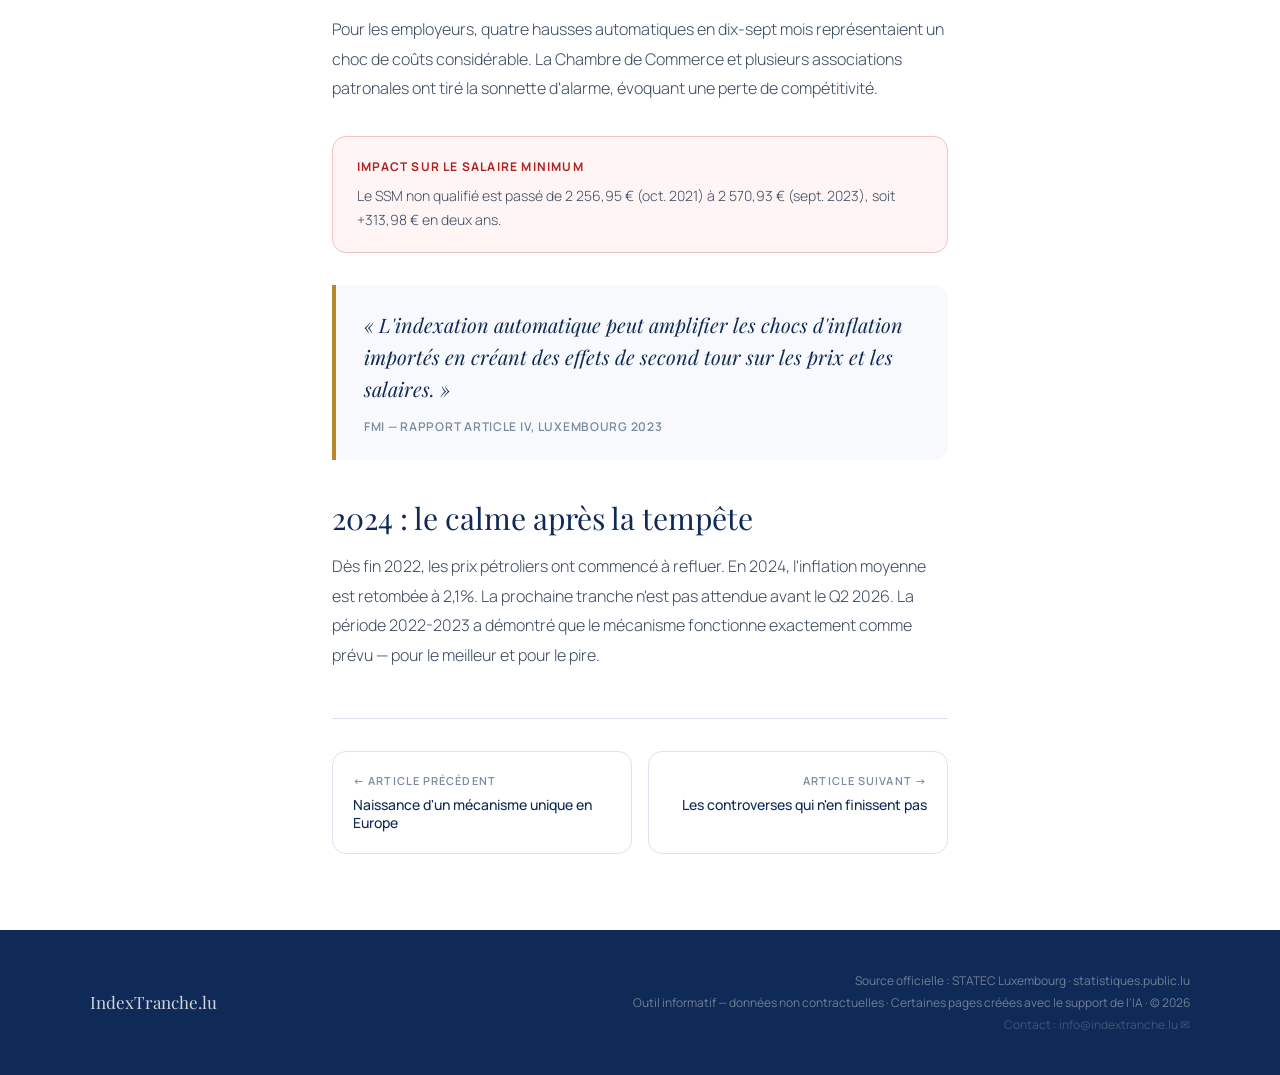
<file: blog/crise-2022.html>
<!DOCTYPE html>
<html lang="fr">
<head>
<meta charset="UTF-8">
<meta name="viewport" content="width=device-width, initial-scale=1.0">
<link rel="icon" type="image/x-icon" href="/favicon.ico">
<title>Index des Salaires 2022–2023 : 4 Tranches Sous l'Inflation — IndexTranche.lu</title>
<meta name="description" content="Quatre tranches indiciaires en dix-sept mois au Luxembourg (2022–2023). La flambée post-Covid des prix de l'énergie a mis l'index sous une pression sans précédent depuis les années 1970 — analyse complète.">
<meta name="keywords" content="index salaires luxembourg 2022, tranches indiciaires 2022 2023, inflation luxembourg index, échelle mobile luxembourg inflation, tranche indiciaire 2022, STATEC inflation luxembourg">
<meta name="robots" content="index, follow">
<link rel="canonical" href="https://www.indextranche.lu/blog/crise-2022.html">
<!-- Open Graph -->
<meta property="og:type" content="article">
<meta property="og:locale" content="fr_LU">
<meta property="og:title" content="Index des Salaires 2022–2023 : 4 Tranches Sous l'Inflation au Luxembourg">
<meta property="og:description" content="Quatre tranches indiciaires en dix-sept mois. La flambée post-Covid a mis l'index luxembourgeois sous une pression sans précédent — analyse avec données STATEC.">
<meta property="og:url" content="https://www.indextranche.lu/blog/crise-2022.html">
<meta property="og:site_name" content="IndexTranche.lu">
<meta name="twitter:card" content="summary_large_image">
<meta name="twitter:title" content="Index des Salaires 2022–2023 : 4 Tranches Sous l'Inflation au Luxembourg">
<meta name="twitter:description" content="Quatre tranches indiciaires en dix-sept mois. Analyse de la crise inflationniste et de l'index luxembourgeois.">
<!-- Schema.org Article -->
<script type="application/ld+json">
{
  "@context":"https://schema.org",
  "@type":"Article",
  "headline":"2022–2023 : quand l'inflation a tout embrasé — l'index luxembourgeois sous pression",
  "description":"Quatre tranches indiciaires en dix-sept mois au Luxembourg. La flambée post-Covid des prix de l'énergie a mis l'index sous une pression sans précédent depuis les années 1970.",
  "datePublished":"2026-03-28",
  "dateModified":"2026-03-28",
  "author":{"@type":"Organization","name":"IndexTranche.lu","url":"https://www.indextranche.lu/"},
  "publisher":{"@type":"Organization","name":"IndexTranche.lu","url":"https://www.indextranche.lu/"},
  "url":"https://www.indextranche.lu/blog/crise-2022.html",
  "mainEntityOfPage":"https://www.indextranche.lu/blog/crise-2022.html",
  "isPartOf":{"@type":"Blog","name":"Blog IndexTranche.lu","url":"https://www.indextranche.lu/blog/"},
  "about":{"@type":"Thing","name":"Tranches indiciaires Luxembourg 2022-2023"},
  "inLanguage":"fr"
}
</script>
<script type="application/ld+json">
{
  "@context":"https://schema.org",
  "@type":"BreadcrumbList",
  "itemListElement":[
    {"@type":"ListItem","position":1,"name":"Accueil","item":"https://www.indextranche.lu/"},
    {"@type":"ListItem","position":2,"name":"Blog","item":"https://www.indextranche.lu/blog/"},
    {"@type":"ListItem","position":3,"name":"Crise 2022–2023","item":"https://www.indextranche.lu/blog/crise-2022.html"}
  ]
}
</script>
<link rel="preconnect" href="https://fonts.googleapis.com">
<link href="https://fonts.googleapis.com/css2?family=Playfair+Display:ital,wght@0,400;0,500;1,400&family=Manrope:wght@300;400;500;600;700&display=swap" rel="stylesheet">
<link rel="stylesheet" href="/styles/main.css">
</head>
<!-- Google tag (gtag.js) -->
<script async src="https://www.googletagmanager.com/gtag/js?id=G-MWH7H2ZZJV"></script>
<script>
  window.dataLayer = window.dataLayer || [];
  function gtag(){dataLayer.push(arguments);}
  gtag('js', new Date());

  gtag('config', 'G-MWH7H2ZZJV');
</script>
<body>
<nav>
  <a class="nav-brand" href="../index.html" aria-label="IndexTranche — Accueil">
    <div class="nav-badge" aria-hidden="true">
      <svg viewBox="0 0 16 16"><polyline points="2,11 6,6 9,9 14,3"/></svg>
    </div>
    IndexTranche.lu
  </a>
  <div class="nav-links" role="navigation" aria-label="Navigation principale">
    <a class="nl" href="../index.html#chart-s">Évolution</a>
    <a class="nl" href="../index.html#how-s">Mécanisme</a>
    <a class="nl" href="../index.html#calc-s">Calculateur</a>
    <a class="nl" href="../index.html#hist-s">Historique</a>
    <span class="nav-sep" aria-hidden="true"></span>
    <a class="nl nav-blog nav-blog-active" href="index.html">Blog</a>
  </div>
    <div class="nav-langs">
      <button class="lbtn" onclick="switchLang('fr')">FR</button>
      <button class="lbtn" onclick="switchLang('de')">DE</button>
      <button class="lbtn" onclick="switchLang('en')">EN</button>
      <button class="lbtn" onclick="switchLang('lb')">LU</button>
    </div>
</nav>
<header class="hero article-hero" style="background:linear-gradient(135deg,#3a0a05,#8c2010);--accent:#ffb09a;--accent-border:rgba(255,150,120,.4);--accent-bg:rgba(255,150,120,.1)">
  <div class="hero-noise" aria-hidden="true"></div>
  <div class="hero-inner">
    <div class="lang-block" data-lang="fr">
    <div class="hero-cat"><span class="hero-cat-dot"></span>Crise</div>
    <h1>2022–2023 : quand l'<em>inflation</em><br>a tout embrasé</h1>
    <div class="hero-meta"><span>28 mars 2026</span><span class="hero-meta-sep">·</span><span>10 min</span><span class="hero-meta-sep">·</span><span>Source : STATEC Luxembourg</span></div>
    <p class="hero-lead">Quatre tranches en dix-sept mois. La flambée post-Covid des prix de l'énergie a mis l'index sous une pression sans précédent depuis les années 1970, révélant ses forces et ses limites.</p>
  </div>
    <div class="lang-block" data-lang="de">
    <div class="hero-cat"><span class="hero-cat-dot"></span>Krise</div>
    <h1>2022–2023: Als die <em>Inflation</em><br>alles entfachte</h1>
    <div class="hero-meta"><span>28. März 2026</span><span class="hero-meta-sep">·</span><span>10 Min.</span><span class="hero-meta-sep">·</span><span>Quelle: STATEC Luxemburg</span></div>
    <p class="hero-lead">Vier Tranchen in siebzehn Monaten. Der post-Covid-Energiepreisanstieg hat den Index unter einen nie dagewesenen Druck seit den 1970ern gesetzt und seine Stärken wie Grenzen offenbart.</p>
  </div>
    <div class="lang-block" data-lang="en">
    <div class="hero-cat"><span class="hero-cat-dot"></span>Crisis</div>
    <h1>2022–2023: When <em>inflation</em><br>set everything ablaze</h1>
    <div class="hero-meta"><span>28 March 2026</span><span class="hero-meta-sep">·</span><span>10 min</span><span class="hero-meta-sep">·</span><span>Source: STATEC Luxembourg</span></div>
    <p class="hero-lead">Four tranches in seventeen months. The post-Covid energy price surge put the index under unprecedented pressure not seen since the 1970s, revealing both its strengths and limitations.</p>
  </div>
    <div class="lang-block" data-lang="lb">
    <div class="hero-cat"><span class="hero-cat-dot"></span>Kris</div>
    <h1>2022–2023: Wéi d'<em>Inflatioun</em><br>alles ugedaan huet</h1>
    <div class="hero-meta"><span>28. Mäerz 2026</span><span class="hero-meta-sep">·</span><span>10 Min.</span><span class="hero-meta-sep">·</span><span>Quell: STATEC Lëtzebuerg</span></div>
    <p class="hero-lead">Véier Tranchen a siwwenzéng Méint. D'Post-Covid Energiepräisflambée huet den Index ënner en onprecedentéierten Drock gesaat, net méi gesin zanter den 1970er, a seng Stäerkten an Grenzen opgedeckt.</p>
  </div>
  </div>
</header>
<article class="article">
  <div class="lang-block" data-lang="fr"><h2>Le contexte : une tempête parfaite</h2>
<p>Tout commence avec la reprise économique post-Covid et la guerre en Ukraine. Le prix du gaz naturel en Europe atteint des niveaux vertigineux. Au Luxembourg, l'inflation bondit à <strong>7,4% en avril 2022</strong> — son niveau le plus élevé depuis mai 1984. Les prix des produits pétroliers sont supérieurs de 59,4% à leur niveau d'un an auparavant. Le gaz de ville et le gaz naturel ont grimpé de 84%.</p>
<div class="stat-row"><div class="stat-box"><span class="stat-val red">7,4%</span><div class="stat-label">Inflation avril 2022</div></div><div class="stat-box"><span class="stat-val red">+59%</span><div class="stat-label">Prix pétroliers</div></div><div class="stat-box"><span class="stat-val red">+84%</span><div class="stat-label">Prix du gaz</div></div><div class="stat-box"><span class="stat-val gld">4</span><div class="stat-label">Tranches en 17 mois</div></div></div>
<h2>Les quatre tranches en <em>cascade</em></h2>
<div class="tranche-list"><div class="tranche"><div class="tranche-date">1er avril 2022</div><div class="tranche-from">855,62</div><div class="tranche-arrow">→</div><div class="tranche-to">877,01 pts</div><div class="tranche-pct">+2,5%</div></div><div class="tranche"><div class="tranche-date">1er fév. 2023</div><div class="tranche-from">877,01</div><div class="tranche-arrow">→</div><div class="tranche-to">898,93 pts</div><div class="tranche-pct">+2,5%</div></div><div class="tranche"><div class="tranche-date">1er avril 2023</div><div class="tranche-from">898,93</div><div class="tranche-arrow">→</div><div class="tranche-to">921,40 pts</div><div class="tranche-pct">+2,5%</div></div><div class="tranche"><div class="tranche-date">1er sept. 2023</div><div class="tranche-from">921,40</div><div class="tranche-arrow">→</div><div class="tranche-to">944,43 pts</div><div class="tranche-pct">+2,5%</div></div></div>
<p>Un salarié à 4 000 € brut en mars 2022 voyait son salaire automatiquement porté à <strong>4 415 € brut</strong> en octobre 2023 — sans aucune négociation.</p>
<h2>L'impact sur les entreprises</h2>
<p>Pour les employeurs, quatre hausses automatiques en dix-sept mois représentaient un choc de coûts considérable. La Chambre de Commerce et plusieurs associations patronales ont tiré la sonnette d'alarme, évoquant une perte de compétitivité.</p>
<div class="callout alert"><div class="callout-title">Impact sur le salaire minimum</div><p>Le SSM non qualifié est passé de 2 256,95 € (oct. 2021) à 2 570,93 € (sept. 2023), soit +313,98 € en deux ans.</p></div>
<div class="pullquote"><p>« L'indexation automatique peut amplifier les chocs d'inflation importés en créant des effets de second tour sur les prix et les salaires. »</p><cite>FMI — Rapport Article IV, Luxembourg 2023</cite></div>
<h2>2024 : le calme après la tempête</h2>
<p>Dès fin 2022, les prix pétroliers ont commencé à refluer. En 2024, l'inflation moyenne est retombée à 2,1%. La prochaine tranche n'est pas attendue avant le Q2 2026. La période 2022-2023 a démontré que le mécanisme fonctionne exactement comme prévu — pour le meilleur et pour le pire.</p></div>
  <div class="lang-block" data-lang="de"><h2>Der Kontext: ein perfekter Sturm</h2>
<p>Alles beginnt mit dem post-Covid-Wirtschaftsaufschwung und dem Ukraine-Krieg. Die Erdgaspreise in Europa erreichen schwindelerregende Höhen. In Luxemburg springt die Inflation auf <strong>7,4% im April 2022</strong> — den höchsten Wert seit Mai 1984. Die Erdölpreise liegen 59,4% über dem Vorjahresniveau, Stadtgas und Erdgas stiegen um 84%.</p>
<div class="stat-row"><div class="stat-box"><span class="stat-val red">7,4%</span><div class="stat-label">Inflation April 2022</div></div><div class="stat-box"><span class="stat-val red">+59%</span><div class="stat-label">Erdölpreise</div></div><div class="stat-box"><span class="stat-val red">+84%</span><div class="stat-label">Gaspreise</div></div><div class="stat-box"><span class="stat-val gld">4</span><div class="stat-label">Tranchen in 17 Monaten</div></div></div>
<h2>Die vier <em>Kaskadenranchen</em></h2>
<div class="tranche-list"><div class="tranche"><div class="tranche-date">1. April 2022</div><div class="tranche-from">855,62</div><div class="tranche-arrow">→</div><div class="tranche-to">877,01 Pkt.</div><div class="tranche-pct">+2,5%</div></div><div class="tranche"><div class="tranche-date">1. Feb. 2023</div><div class="tranche-from">877,01</div><div class="tranche-arrow">→</div><div class="tranche-to">898,93 Pkt.</div><div class="tranche-pct">+2,5%</div></div><div class="tranche"><div class="tranche-date">1. April 2023</div><div class="tranche-from">898,93</div><div class="tranche-arrow">→</div><div class="tranche-to">921,40 Pkt.</div><div class="tranche-pct">+2,5%</div></div><div class="tranche"><div class="tranche-date">1. Sept. 2023</div><div class="tranche-from">921,40</div><div class="tranche-arrow">→</div><div class="tranche-to">944,43 Pkt.</div><div class="tranche-pct">+2,5%</div></div></div>
<p>Ein Arbeitnehmer mit 4.000 € Brutto im März 2022 sah sein Gehalt automatisch auf <strong>4.415 € Brutto</strong> im Oktober 2023 steigen — ohne jede Verhandlung.</p>
<h2>Auswirkungen auf Unternehmen</h2>
<p>Für Arbeitgeber bedeuteten vier automatische Lohnerhöhungen in siebzehn Monaten einen erheblichen Kostenschock. Die Handelskammer und Arbeitgeberverbände schlugen Alarm und sprachen von einem Wettbewerbsnachteil.</p>
<div class="callout alert"><div class="callout-title">Auswirkung auf den Mindestlohn</div><p>Der ungelernte Mindestlohn stieg von 2.256,95 € (Okt. 2021) auf 2.570,93 € (Sept. 2023) — +313,98 € in zwei Jahren.</p></div>
<div class="pullquote"><p>„Die automatische Indexierung kann importierte Inflationsschocks verstärken, indem sie Zweitrundeneffekte bei Preisen und Löhnen erzeugt."</p><cite>IWF — Artikel-IV-Bericht, Luxemburg 2023</cite></div>
<h2>2024: die Stille nach dem Sturm</h2>
<p>Ende 2022 begannen die Erdölpreise zu sinken. 2024 fiel die durchschnittliche Inflation auf 2,1%. Die nächste Tranche wird erst für Q2 2026 erwartet. Die Periode 2022–2023 hat bewiesen: der Mechanismus funktioniert genau wie vorgesehen — zum Guten wie zum Schlechten.</p></div>
  <div class="lang-block" data-lang="en"><h2>The context: a perfect storm</h2>
<p>It all begins with the post-Covid economic recovery and the war in Ukraine. European natural gas prices reach dizzying heights. In Luxembourg, inflation jumps to <strong>7.4% in April 2022</strong> — its highest level since May 1984. Petroleum prices are 59.4% above year-earlier levels, while city gas and natural gas have risen 84%.</p>
<div class="stat-row"><div class="stat-box"><span class="stat-val red">7.4%</span><div class="stat-label">Inflation April 2022</div></div><div class="stat-box"><span class="stat-val red">+59%</span><div class="stat-label">Petroleum prices</div></div><div class="stat-box"><span class="stat-val red">+84%</span><div class="stat-label">Gas prices</div></div><div class="stat-box"><span class="stat-val gld">4</span><div class="stat-label">Tranches in 17 months</div></div></div>
<h2>The four <em>cascade tranches</em></h2>
<div class="tranche-list"><div class="tranche"><div class="tranche-date">1 April 2022</div><div class="tranche-from">855.62</div><div class="tranche-arrow">→</div><div class="tranche-to">877.01 pts</div><div class="tranche-pct">+2.5%</div></div><div class="tranche"><div class="tranche-date">1 Feb. 2023</div><div class="tranche-from">877.01</div><div class="tranche-arrow">→</div><div class="tranche-to">898.93 pts</div><div class="tranche-pct">+2.5%</div></div><div class="tranche"><div class="tranche-date">1 April 2023</div><div class="tranche-from">898.93</div><div class="tranche-arrow">→</div><div class="tranche-to">921.40 pts</div><div class="tranche-pct">+2.5%</div></div><div class="tranche"><div class="tranche-date">1 Sept. 2023</div><div class="tranche-from">921.40</div><div class="tranche-arrow">→</div><div class="tranche-to">944.43 pts</div><div class="tranche-pct">+2.5%</div></div></div>
<p>An employee on €4,000 gross in March 2022 saw their salary automatically rise to <strong>€4,415 gross</strong> by October 2023 — without any negotiation.</p>
<h2>Impact on businesses</h2>
<p>For employers, four automatic wage increases in seventeen months represented a significant cost shock. The Chamber of Commerce and employer associations raised the alarm, citing loss of competitiveness.</p>
<div class="callout alert"><div class="callout-title">Impact on the minimum wage</div><p>The unskilled SSM rose from €2,256.95 (Oct. 2021) to €2,570.93 (Sept. 2023) — +€313.98 in two years.</p></div>
<div class="pullquote"><p>"Automatic indexation can amplify imported inflation shocks by creating second-round effects on prices and wages."</p><cite>IMF — Article IV Report, Luxembourg 2023</cite></div>
<h2>2024: the calm after the storm</h2>
<p>From late 2022, petroleum prices began to fall. In 2024, average inflation dropped back to 2.1%. The next tranche is not expected before Q2 2026. The 2022–2023 period proved that the mechanism works exactly as designed — for better or worse.</p></div>
  <div class="lang-block" data-lang="fr">
    <div class="article-nav">
      <a class="anav" href="histoire-1921.html"><div class="anav-dir">← Article précédent</div><div class="anav-title">Naissance d'un mécanisme unique en Europe</div></a>
      <a class="anav next" href="controverses.html"><div class="anav-dir">Article suivant →</div><div class="anav-title">Les controverses qui n'en finissent pas</div></a>
    </div>
  </div>
  <div class="lang-block" data-lang="de">
    <div class="article-nav">
      <a class="anav" href="histoire-1921.html"><div class="anav-dir">← Vorheriger Artikel</div><div class="anav-title">Geburt eines einzigartigen Mechanismus</div></a>
      <a class="anav next" href="controverses.html"><div class="anav-dir">Nächster Artikel →</div><div class="anav-title">Die endlosen Kontroversen</div></a>
    </div>
  </div>
  <div class="lang-block" data-lang="en">
    <div class="article-nav">
      <a class="anav" href="histoire-1921.html"><div class="anav-dir">← Previous article</div><div class="anav-title">Birth of a unique European mechanism</div></a>
      <a class="anav next" href="controverses.html"><div class="anav-dir">Next article →</div><div class="anav-title">The controversies that never end</div></a>
    </div>
  </div>
</article>
<footer>
  <div class="fi">
    <div class="fb">IndexTranche.lu</div>
    <div class="fd">Source officielle : STATEC Luxembourg · <a href="https://statistiques.public.lu" target="_blank" rel="noopener" style="color:inherit;text-decoration:none">statistiques.public.lu</a><br>Outil informatif — données non contractuelles · Certaines pages créées avec le support de l'IA · © 2026<br><span style="opacity:.5">Contact : <a href="mailto:info@indextranche.lu" style="color:inherit;text-decoration:none">info@indextranche.lu ✉</a></span></div>
  </div>
</footer>
<script>
(function(){
  var cur=localStorage.getItem('ixLang')||'fr';
  function apply(l){
    cur=l; localStorage.setItem('ixLang',l);
    document.querySelectorAll('.lang-block').forEach(function(b){b.classList.toggle('active',b.getAttribute('data-lang')===l)});
    document.querySelectorAll('.lbtn').forEach(function(b){var m=b.getAttribute('onclick')||'';b.classList.toggle('active',m.indexOf("'"+l+"'")>-1)});
    document.documentElement.lang=l;
  }
  window.switchLang=apply;
  document.addEventListener('DOMContentLoaded',function(){apply(cur)});
})();
</script>
</body>
</html>
</file>
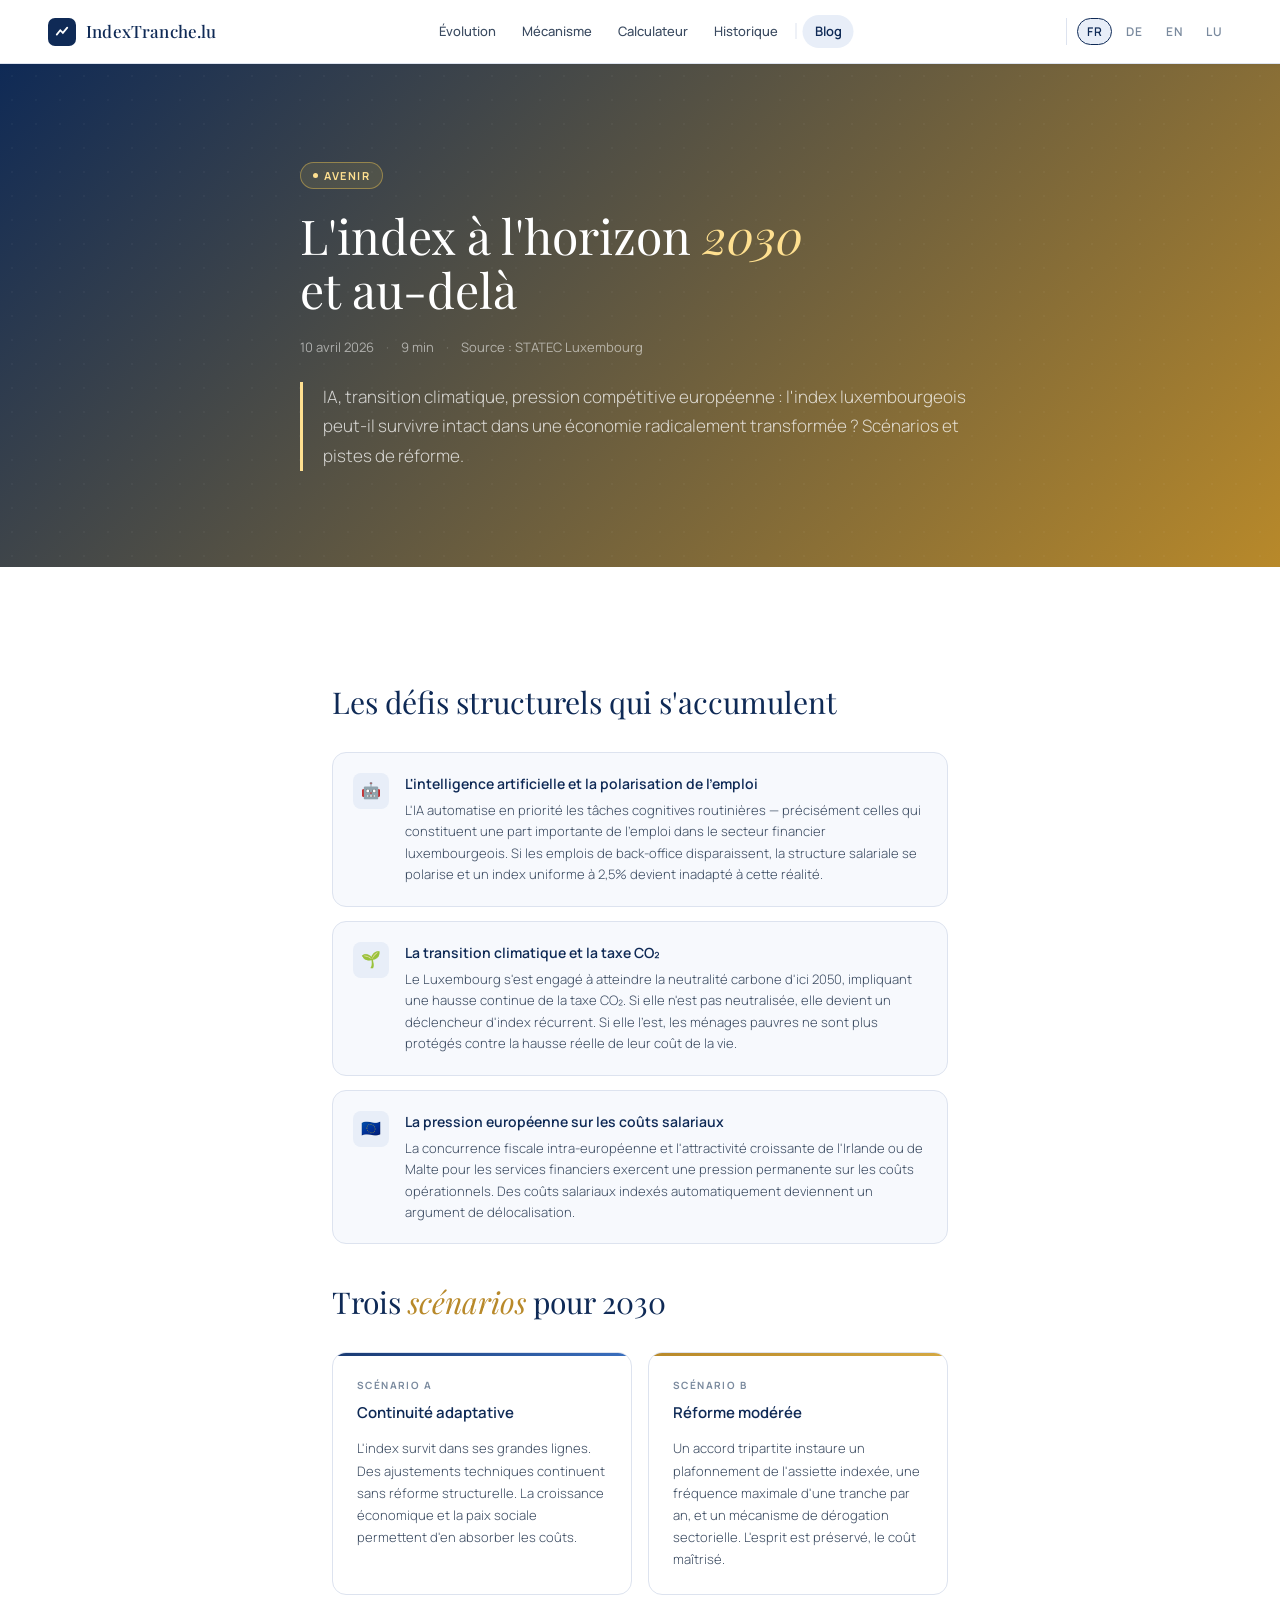
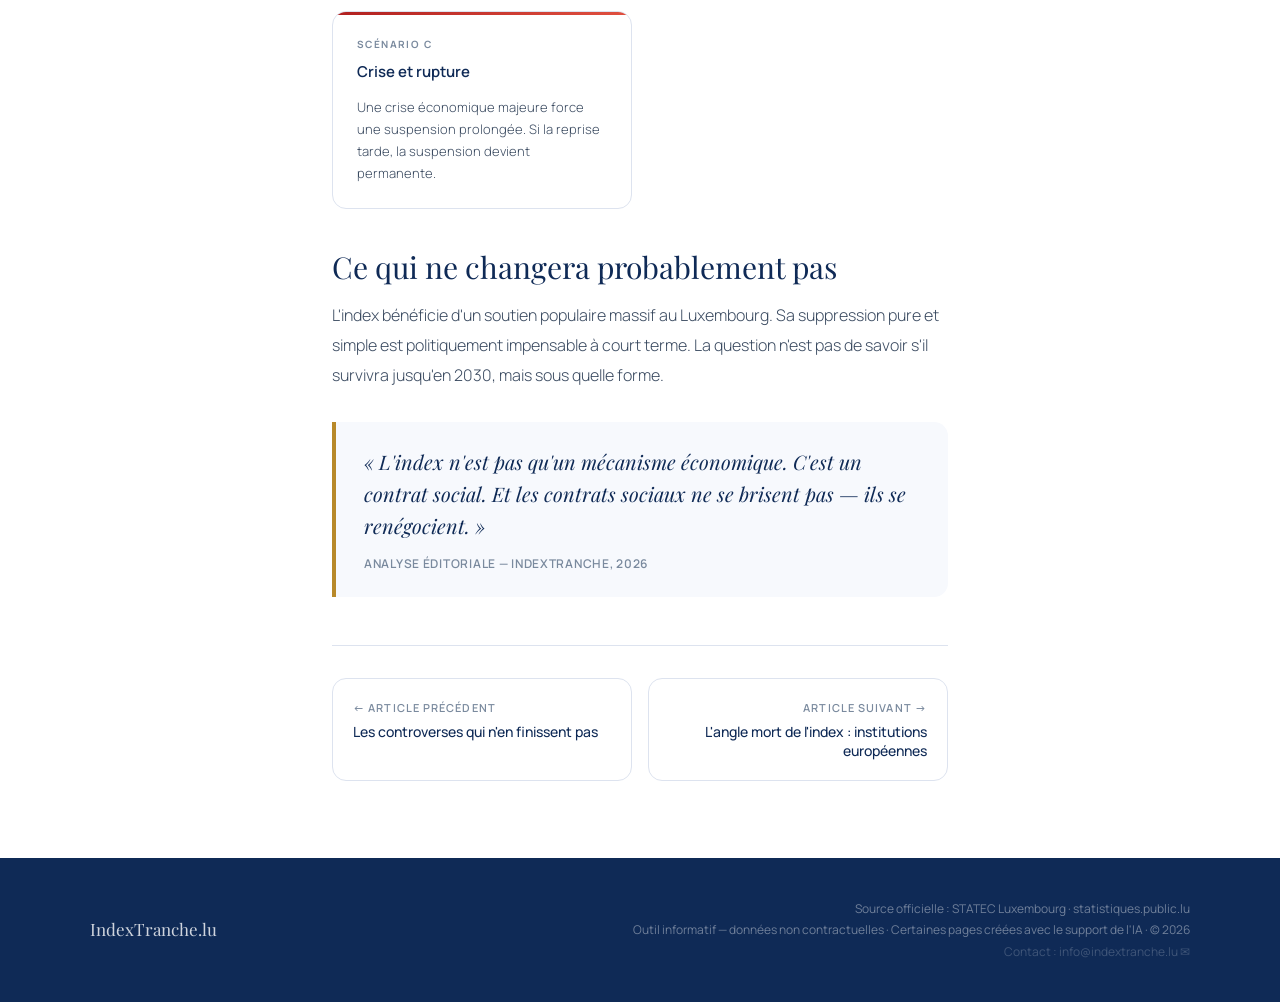
<file: blog/futur.html>
<!DOCTYPE html>
<html lang="fr">
<head>
<meta charset="UTF-8">
<meta name="viewport" content="width=device-width, initial-scale=1.0">
<link rel="icon" type="image/x-icon" href="/favicon.ico">
<title>Avenir de l'Index des Salaires Luxembourg : Réformes & Scénarios 2030 — IndexTranche.lu</title>
<meta name="description" content="L'index luxembourgeois peut-il survivre à l'IA, au green deal et à la pression compétitive européenne ? Analyse des scénarios de réforme de l'échelle mobile des salaires à l'horizon 2030 et au-delà.">
<meta name="keywords" content="avenir index salaires luxembourg, réforme échelle mobile luxembourg, index luxembourg 2030, futur indexation salaires luxembourg, réforme tranche indiciaire, index luxembourg suppression">
<meta name="robots" content="index, follow">
<link rel="canonical" href="https://www.indextranche.lu/blog/futur.html">
<!-- Open Graph -->
<meta property="og:type" content="article">
<meta property="og:locale" content="fr_LU">
<meta property="og:title" content="Avenir de l'Index des Salaires Luxembourg : Scénarios de Réforme à l'Horizon 2030">
<meta property="og:description" content="L'index luxembourgeois peut-il survivre à l'IA et à la pression compétitive européenne ? Analyse des scénarios de réforme de l'échelle mobile des salaires.">
<meta property="og:url" content="https://www.indextranche.lu/blog/futur.html">
<meta property="og:site_name" content="IndexTranche.lu">
<meta name="twitter:card" content="summary_large_image">
<meta name="twitter:title" content="Avenir de l'Index des Salaires Luxembourg : Scénarios 2030">
<meta name="twitter:description" content="L'index luxembourgeois peut-il survivre à l'IA et à la pression compétitive européenne ? Scénarios de réforme à l'horizon 2030.">
<!-- Schema.org Article -->
<script type="application/ld+json">
{
  "@context":"https://schema.org",
  "@type":"Article",
  "headline":"L'index des salaires luxembourgeois à l'horizon 2030 et au-delà — scénarios de réforme",
  "description":"L'index luxembourgeois peut-il survivre à l'IA, au green deal et à la pression compétitive européenne ? Analyse des scénarios de réforme de l'échelle mobile des salaires.",
  "datePublished":"2026-04-10",
  "dateModified":"2026-04-10",
  "author":{"@type":"Organization","name":"IndexTranche.lu","url":"https://www.indextranche.lu/"},
  "publisher":{"@type":"Organization","name":"IndexTranche.lu","url":"https://www.indextranche.lu/"},
  "url":"https://www.indextranche.lu/blog/futur.html",
  "mainEntityOfPage":"https://www.indextranche.lu/blog/futur.html",
  "isPartOf":{"@type":"Blog","name":"Blog IndexTranche.lu","url":"https://www.indextranche.lu/blog/"},
  "about":{"@type":"Thing","name":"Réforme de l'index des salaires Luxembourg"},
  "inLanguage":"fr"
}
</script>
<script type="application/ld+json">
{
  "@context":"https://schema.org",
  "@type":"BreadcrumbList",
  "itemListElement":[
    {"@type":"ListItem","position":1,"name":"Accueil","item":"https://www.indextranche.lu/"},
    {"@type":"ListItem","position":2,"name":"Blog","item":"https://www.indextranche.lu/blog/"},
    {"@type":"ListItem","position":3,"name":"L'index à l'horizon 2030","item":"https://www.indextranche.lu/blog/futur.html"}
  ]
}
</script>
<link rel="preconnect" href="https://fonts.googleapis.com">
<link href="https://fonts.googleapis.com/css2?family=Playfair+Display:ital,wght@0,400;0,500;1,400&family=Manrope:wght@300;400;500;600;700&display=swap" rel="stylesheet">
<link rel="stylesheet" href="/styles/main.css">
</head>
<!-- Google tag (gtag.js) -->
<script async src="https://www.googletagmanager.com/gtag/js?id=G-MWH7H2ZZJV"></script>
<script>
  window.dataLayer = window.dataLayer || [];
  function gtag(){dataLayer.push(arguments);}
  gtag('js', new Date());

  gtag('config', 'G-MWH7H2ZZJV');
</script>
<body>
<nav>
  <a class="nav-brand" href="../index.html" aria-label="IndexTranche — Accueil">
    <div class="nav-badge" aria-hidden="true">
      <svg viewBox="0 0 16 16"><polyline points="2,11 6,6 9,9 14,3"/></svg>
    </div>
    IndexTranche.lu
  </a>
  <div class="nav-links" role="navigation" aria-label="Navigation principale">
    <a class="nl" href="../index.html#chart-s">Évolution</a>
    <a class="nl" href="../index.html#how-s">Mécanisme</a>
    <a class="nl" href="../index.html#calc-s">Calculateur</a>
    <a class="nl" href="../index.html#hist-s">Historique</a>
    <span class="nav-sep" aria-hidden="true"></span>
    <a class="nl nav-blog nav-blog-active" href="index.html">Blog</a>
  </div>
    <div class="nav-langs">
      <button class="lbtn" onclick="switchLang('fr')">FR</button>
      <button class="lbtn" onclick="switchLang('de')">DE</button>
      <button class="lbtn" onclick="switchLang('en')">EN</button>
      <button class="lbtn" onclick="switchLang('lb')">LU</button>
    </div>
</nav>
<header class="hero article-hero" style="background:linear-gradient(135deg,#0f2a56,#b8892a);--accent:#ffe090;--accent-border:rgba(255,210,80,.4);--accent-bg:rgba(255,210,80,.1)">
  <div class="hero-noise" aria-hidden="true"></div>
  <div class="hero-inner">
    <div class="lang-block" data-lang="fr">
    <div class="hero-cat"><span class="hero-cat-dot"></span>Avenir</div>
    <h1>L'index à l'horizon <em>2030</em><br>et au-delà</h1>
    <div class="hero-meta"><span>10 avril 2026</span><span class="hero-meta-sep">·</span><span>9 min</span><span class="hero-meta-sep">·</span><span>Source : STATEC Luxembourg</span></div>
    <p class="hero-lead">IA, transition climatique, pression compétitive européenne : l'index luxembourgeois peut-il survivre intact dans une économie radicalement transformée ? Scénarios et pistes de réforme.</p>
  </div>
    <div class="lang-block" data-lang="de">
    <div class="hero-cat"><span class="hero-cat-dot"></span>Zukunft</div>
    <h1>Der Index bis <em>2030</em><br>und darüber hinaus</h1>
    <div class="hero-meta"><span>10. April 2026</span><span class="hero-meta-sep">·</span><span>9 Min.</span><span class="hero-meta-sep">·</span><span>Quelle: STATEC Luxemburg</span></div>
    <p class="hero-lead">KI, Klimawandel, europäischer Wettbewerbsdruck: Kann der luxemburgische Index in einer radikal veränderten Wirtschaft unverändert überleben? Szenarien und Reformansätze.</p>
  </div>
    <div class="lang-block" data-lang="en">
    <div class="hero-cat"><span class="hero-cat-dot"></span>Future</div>
    <h1>The index looking to <em>2030</em><br>and beyond</h1>
    <div class="hero-meta"><span>10 April 2026</span><span class="hero-meta-sep">·</span><span>9 min</span><span class="hero-meta-sep">·</span><span>Source: STATEC Luxembourg</span></div>
    <p class="hero-lead">AI, climate transition, European competitive pressure: can the Luxembourg index survive intact in a radically transformed economy? Scenarios and reform tracks.</p>
  </div>
    <div class="lang-block" data-lang="lb">
    <div class="hero-cat"><span class="hero-cat-dot"></span>Zukunft</div>
    <h1>Den Index op dem Horizont <em>2030</em><br>an doriwwer eraus</h1>
    <div class="hero-meta"><span>10. Abrëll 2026</span><span class="hero-meta-sep">·</span><span>9 Min.</span><span class="hero-meta-sep">·</span><span>Quell: STATEC Lëtzebuerg</span></div>
    <p class="hero-lead">KI, Klimatransformatioun, europäesche Konkurrenzdreck: Kann den lëtzebuergeschen Index an enger radikal transforméierter Wirtschaft onverännert iwwerliewen? Szenarien a Reformpisten.</p>
  </div>
  </div>
</header>
<article class="article">
  <div class="lang-block" data-lang="fr"><h2>Les défis structurels qui s'accumulent</h2>
<div class="challenge-list"><div class="challenge"><div class="challenge-icon">🤖</div><div class="challenge-content"><div class="challenge-title">L'intelligence artificielle et la polarisation de l'emploi</div><div class="challenge-text">L'IA automatise en priorité les tâches cognitives routinières — précisément celles qui constituent une part importante de l'emploi dans le secteur financier luxembourgeois. Si les emplois de back-office disparaissent, la structure salariale se polarise et un index uniforme à 2,5% devient inadapté à cette réalité.</div></div></div><div class="challenge"><div class="challenge-icon">🌱</div><div class="challenge-content"><div class="challenge-title">La transition climatique et la taxe CO₂</div><div class="challenge-text">Le Luxembourg s'est engagé à atteindre la neutralité carbone d'ici 2050, impliquant une hausse continue de la taxe CO₂. Si elle n'est pas neutralisée, elle devient un déclencheur d'index récurrent. Si elle l'est, les ménages pauvres ne sont plus protégés contre la hausse réelle de leur coût de la vie.</div></div></div><div class="challenge"><div class="challenge-icon">🇪🇺</div><div class="challenge-content"><div class="challenge-title">La pression européenne sur les coûts salariaux</div><div class="challenge-text">La concurrence fiscale intra-européenne et l'attractivité croissante de l'Irlande ou de Malte pour les services financiers exercent une pression permanente sur les coûts opérationnels. Des coûts salariaux indexés automatiquement deviennent un argument de délocalisation.</div></div></div></div>
<h2>Trois <em>scénarios</em> pour 2030</h2>
<div class="scenario-grid"><div class="scenario a"><div class="scenario-label">Scénario A</div><div class="scenario-title">Continuité adaptative</div><div class="scenario-body">L'index survit dans ses grandes lignes. Des ajustements techniques continuent sans réforme structurelle. La croissance économique et la paix sociale permettent d'en absorber les coûts.</div></div><div class="scenario b"><div class="scenario-label">Scénario B</div><div class="scenario-title">Réforme modérée</div><div class="scenario-body">Un accord tripartite instaure un plafonnement de l'assiette indexée, une fréquence maximale d'une tranche par an, et un mécanisme de dérogation sectorielle. L'esprit est préservé, le coût maîtrisé.</div></div><div class="scenario c"><div class="scenario-label">Scénario C</div><div class="scenario-title">Crise et rupture</div><div class="scenario-body">Une crise économique majeure force une suspension prolongée. Si la reprise tarde, la suspension devient permanente.</div></div></div>
<h2>Ce qui ne changera probablement pas</h2>
<p>L'index bénéficie d'un soutien populaire massif au Luxembourg. Sa suppression pure et simple est politiquement impensable à court terme. La question n'est pas de savoir s'il survivra jusqu'en 2030, mais sous quelle forme.</p>
<div class="pullquote"><p>« L'index n'est pas qu'un mécanisme économique. C'est un contrat social. Et les contrats sociaux ne se brisent pas — ils se renégocient. »</p><cite>Analyse éditoriale — IndexTranche, 2026</cite></div></div>
  <div class="lang-block" data-lang="de"><h2>Die sich häufenden strukturellen Herausforderungen</h2>
<div class="challenge-list"><div class="challenge"><div class="challenge-icon">🤖</div><div class="challenge-content"><div class="challenge-title">Künstliche Intelligenz und Arbeitspolarisierung</div><div class="challenge-text">KI automatisiert vorrangig routinemäßige kognitive Aufgaben — genau jene, die einen erheblichen Teil der Beschäftigung im luxemburgischen Finanzsektor ausmachen. Wenn Back-Office-Jobs verschwinden, polarisiert sich die Lohnstruktur, und ein einheitlicher Index von 2,5% wird dieser Realität nicht gerecht.</div></div></div><div class="challenge"><div class="challenge-icon">🌱</div><div class="challenge-content"><div class="challenge-title">Klimawandel und CO₂-Steuer</div><div class="challenge-text">Luxemburg hat sich verpflichtet, bis 2050 klimaneutral zu werden, was einen kontinuierlichen Anstieg der CO₂-Steuer erfordert. Wird sie nicht neutralisiert, wird sie zu einem wiederkehrenden Indextriggerer. Wird sie neutralisiert, sind einkommensschwache Haushalte nicht mehr gegen reale Kostensteigerungen geschützt.</div></div></div><div class="challenge"><div class="challenge-icon">🇪🇺</div><div class="challenge-content"><div class="challenge-title">Europäischer Wettbewerbsdruck auf Lohnkosten</div><div class="challenge-text">Der innereuropäische Steuerwettbewerb und die wachsende Attraktivität von Irland oder Malta für Finanzdienstleistungen üben dauerhaften Druck auf operative Kosten aus. Automatisch indexierte Lohnkosten werden zum Verlagerungsargument.</div></div></div></div>
<h2>Drei <em>Szenarien</em> für 2030</h2>
<div class="scenario-grid"><div class="scenario a"><div class="scenario-label">Szenario A</div><div class="scenario-title">Adaptive Kontinuität</div><div class="scenario-body">Der Index überlebt in seinen Grundzügen. Technische Anpassungen ohne Strukturreform. Wirtschaftswachstum und sozialer Friede ermöglichen die Absorption der Kosten.</div></div><div class="scenario b"><div class="scenario-label">Szenario B</div><div class="scenario-title">Moderate Reform</div><div class="scenario-body">Ein tripartites Abkommen führt eine Deckelung der indexierten Bemessungsgrundlage, maximal eine Tranche pro Jahr und sektorielle Ausnahmeregelungen ein.</div></div><div class="scenario c"><div class="scenario-label">Szenario C</div><div class="scenario-title">Krise und Bruch</div><div class="scenario-body">Eine schwere Wirtschaftskrise erzwingt eine längere Aussetzung. Erholt sich die Wirtschaft nicht, wird die Aussetzung dauerhaft.</div></div></div>
<h2>Was sich wahrscheinlich nicht ändern wird</h2>
<p>Der Index genießt in Luxemburg breite Unterstützung in der Bevölkerung. Seine schlichte Abschaffung ist kurzfristig politisch undenkbar. Die Frage ist nicht, ob er bis 2030 überleben wird, sondern in welcher Form.</p>
<div class="pullquote"><p>„Der Index ist nicht nur ein wirtschaftlicher Mechanismus. Er ist ein Gesellschaftsvertrag. Und Gesellschaftsverträge brechen nicht — sie werden neu verhandelt."</p><cite>Redaktionelle Analyse — IndexTranche, 2026</cite></div></div>
  <div class="lang-block" data-lang="en"><h2>The accumulating structural challenges</h2>
<div class="challenge-list"><div class="challenge"><div class="challenge-icon">🤖</div><div class="challenge-content"><div class="challenge-title">Artificial intelligence and employment polarisation</div><div class="challenge-text">AI automates routine cognitive tasks first — precisely those that make up a significant share of employment in Luxembourg's financial sector. If back-office jobs disappear, the wage structure polarises and a uniform 2.5% index becomes ill-suited to this reality.</div></div></div><div class="challenge"><div class="challenge-icon">🌱</div><div class="challenge-content"><div class="challenge-title">Climate transition and the CO₂ tax</div><div class="challenge-text">Luxembourg is committed to carbon neutrality by 2050, implying a continuous rise in the CO₂ tax. If not neutralised, it becomes a recurring index trigger. If neutralised, low-income households are no longer protected against real cost-of-living increases.</div></div></div><div class="challenge"><div class="challenge-icon">🇪🇺</div><div class="challenge-content"><div class="challenge-title">European pressure on wage costs</div><div class="challenge-text">Intra-European tax competition and the growing attractiveness of Ireland or Malta for financial services exert permanent pressure on operating costs. Automatically indexed wage costs become a relocation argument.</div></div></div></div>
<h2>Three <em>scenarios</em> for 2030</h2>
<div class="scenario-grid"><div class="scenario a"><div class="scenario-label">Scenario A</div><div class="scenario-title">Adaptive continuity</div><div class="scenario-body">The index survives in its broad outline. Technical adjustments continue without structural reform. Economic growth and social peace allow the costs to be absorbed.</div></div><div class="scenario b"><div class="scenario-label">Scenario B</div><div class="scenario-title">Moderate reform</div><div class="scenario-body">A tripartite agreement establishes a cap on the indexed base, a maximum of one tranche per year, and sectoral derogation mechanisms. The spirit is preserved, the cost controlled.</div></div><div class="scenario c"><div class="scenario-label">Scenario C</div><div class="scenario-title">Crisis and rupture</div><div class="scenario-body">A major economic crisis forces a prolonged suspension. If recovery is slow, the suspension becomes permanent.</div></div></div>
<h2>What will probably not change</h2>
<p>The index enjoys massive popular support in Luxembourg. Its outright abolition is politically unthinkable in the short term. The question is not whether it will survive to 2030, but in what form.</p>
<div class="pullquote"><p>"The index is not just an economic mechanism. It is a social contract. And social contracts do not break — they are renegotiated."</p><cite>Editorial analysis — IndexTranche, 2026</cite></div></div>
  <div class="lang-block" data-lang="fr">
    <div class="article-nav">
      <a class="anav" href="controverses.html"><div class="anav-dir">← Article précédent</div><div class="anav-title">Les controverses qui n'en finissent pas</div></a>
      <a class="anav next" href="institutions-europeennes.html"><div class="anav-dir">Article suivant →</div><div class="anav-title">L'angle mort de l'index : institutions européennes</div></a>
    </div>
  </div>
  <div class="lang-block" data-lang="de">
    <div class="article-nav">
      <a class="anav" href="controverses.html"><div class="anav-dir">← Vorheriger Artikel</div><div class="anav-title">Die endlosen Kontroversen</div></a>
      <a class="anav next" href="institutions-europeennes.html"><div class="anav-dir">Nächster Artikel →</div><div class="anav-title">Der blinde Fleck des Index: EU-Institutionen</div></a>
    </div>
  </div>
  <div class="lang-block" data-lang="en">
    <div class="article-nav">
      <a class="anav" href="controverses.html"><div class="anav-dir">← Previous article</div><div class="anav-title">The controversies that never end</div></a>
      <a class="anav next" href="institutions-europeennes.html"><div class="anav-dir">Next article →</div><div class="anav-title">The index's blind spot: European institutions</div></a>
    </div>
  </div>
</article>
<footer>
  <div class="fi">
    <div class="fb">IndexTranche.lu</div>
    <div class="fd">Source officielle : STATEC Luxembourg · <a href="https://statistiques.public.lu" target="_blank" rel="noopener" style="color:inherit;text-decoration:none">statistiques.public.lu</a><br>Outil informatif — données non contractuelles · Certaines pages créées avec le support de l'IA · © 2026<br><span style="opacity:.5">Contact : <a href="mailto:info@indextranche.lu" style="color:inherit;text-decoration:none">info@indextranche.lu ✉</a></span></div>
  </div>
</footer>
<script>
(function(){
  var cur=localStorage.getItem('ixLang')||'fr';
  function apply(l){
    cur=l; localStorage.setItem('ixLang',l);
    document.querySelectorAll('.lang-block').forEach(function(b){b.classList.toggle('active',b.getAttribute('data-lang')===l)});
    document.querySelectorAll('.lbtn').forEach(function(b){var m=b.getAttribute('onclick')||'';b.classList.toggle('active',m.indexOf("'"+l+"'")>-1)});
    document.documentElement.lang=l;
  }
  window.switchLang=apply;
  document.addEventListener('DOMContentLoaded',function(){apply(cur)});
})();
</script>
</body>
</html>
</file>
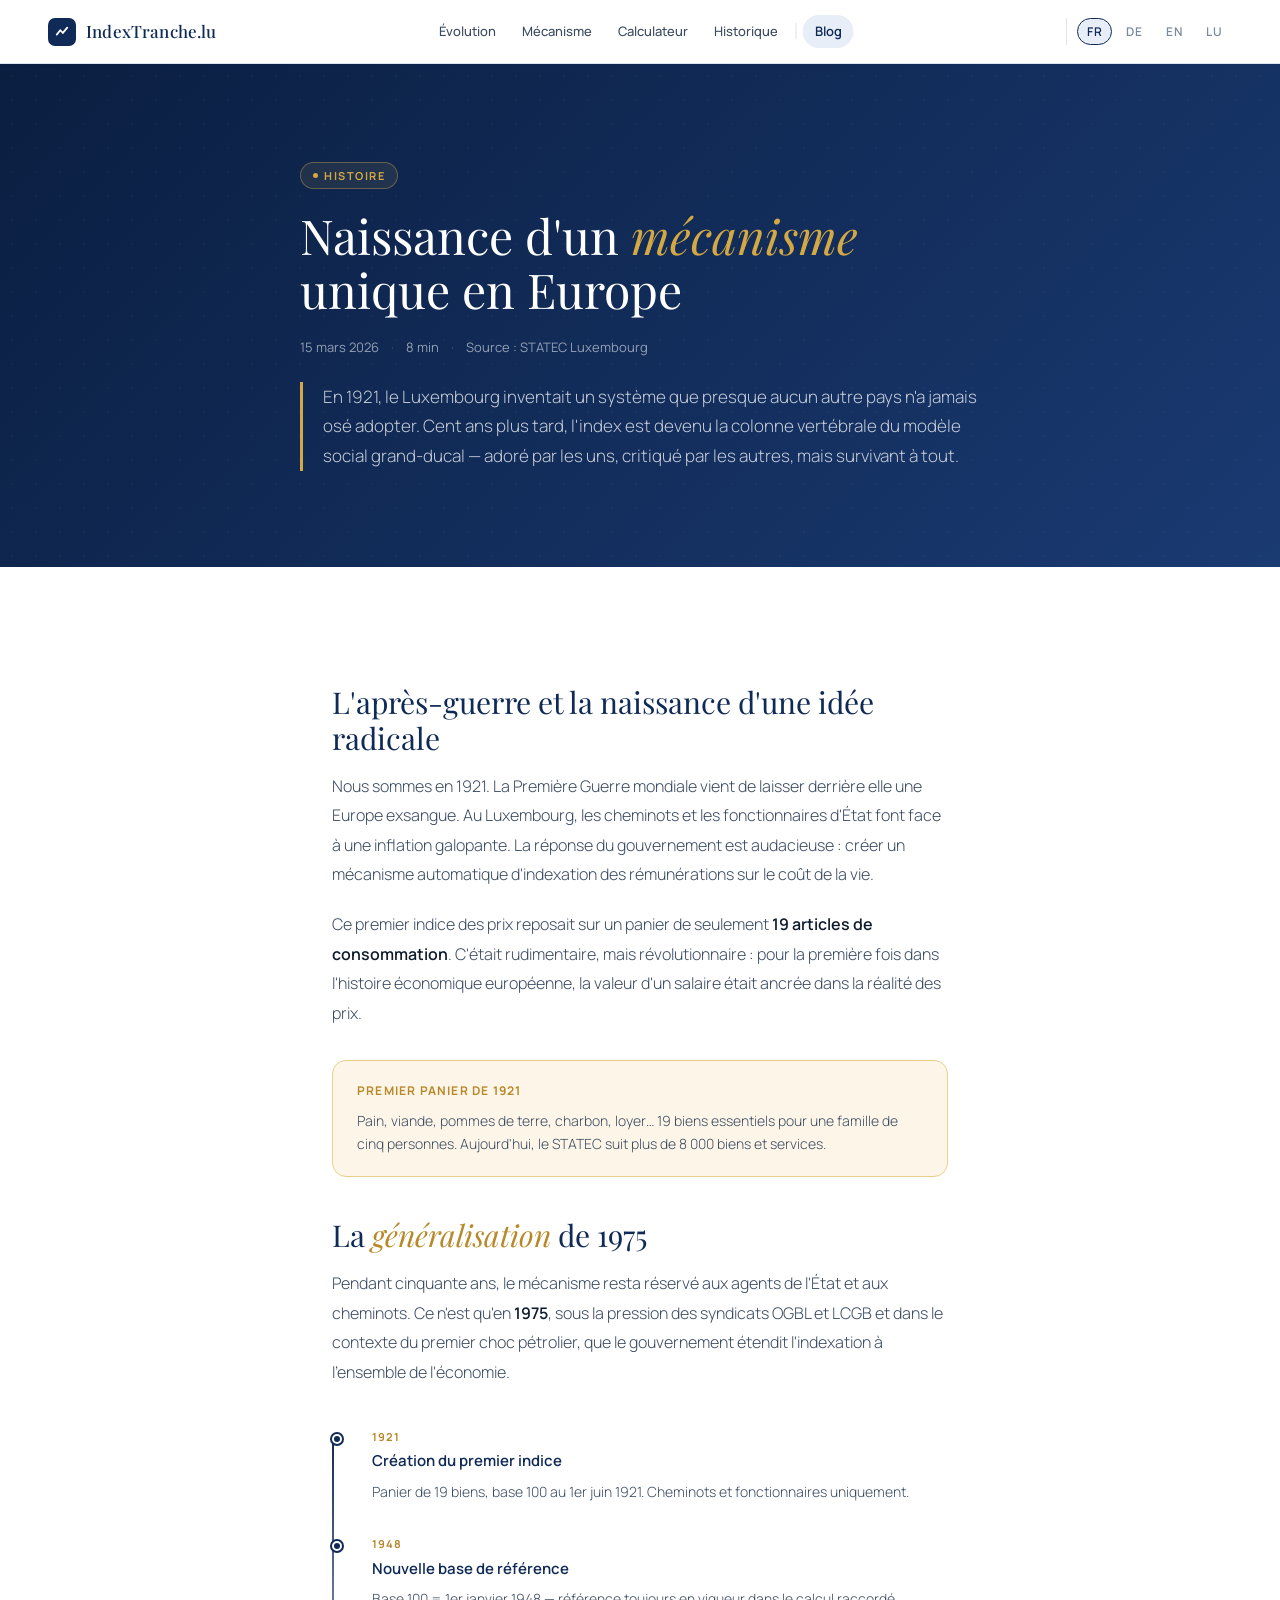
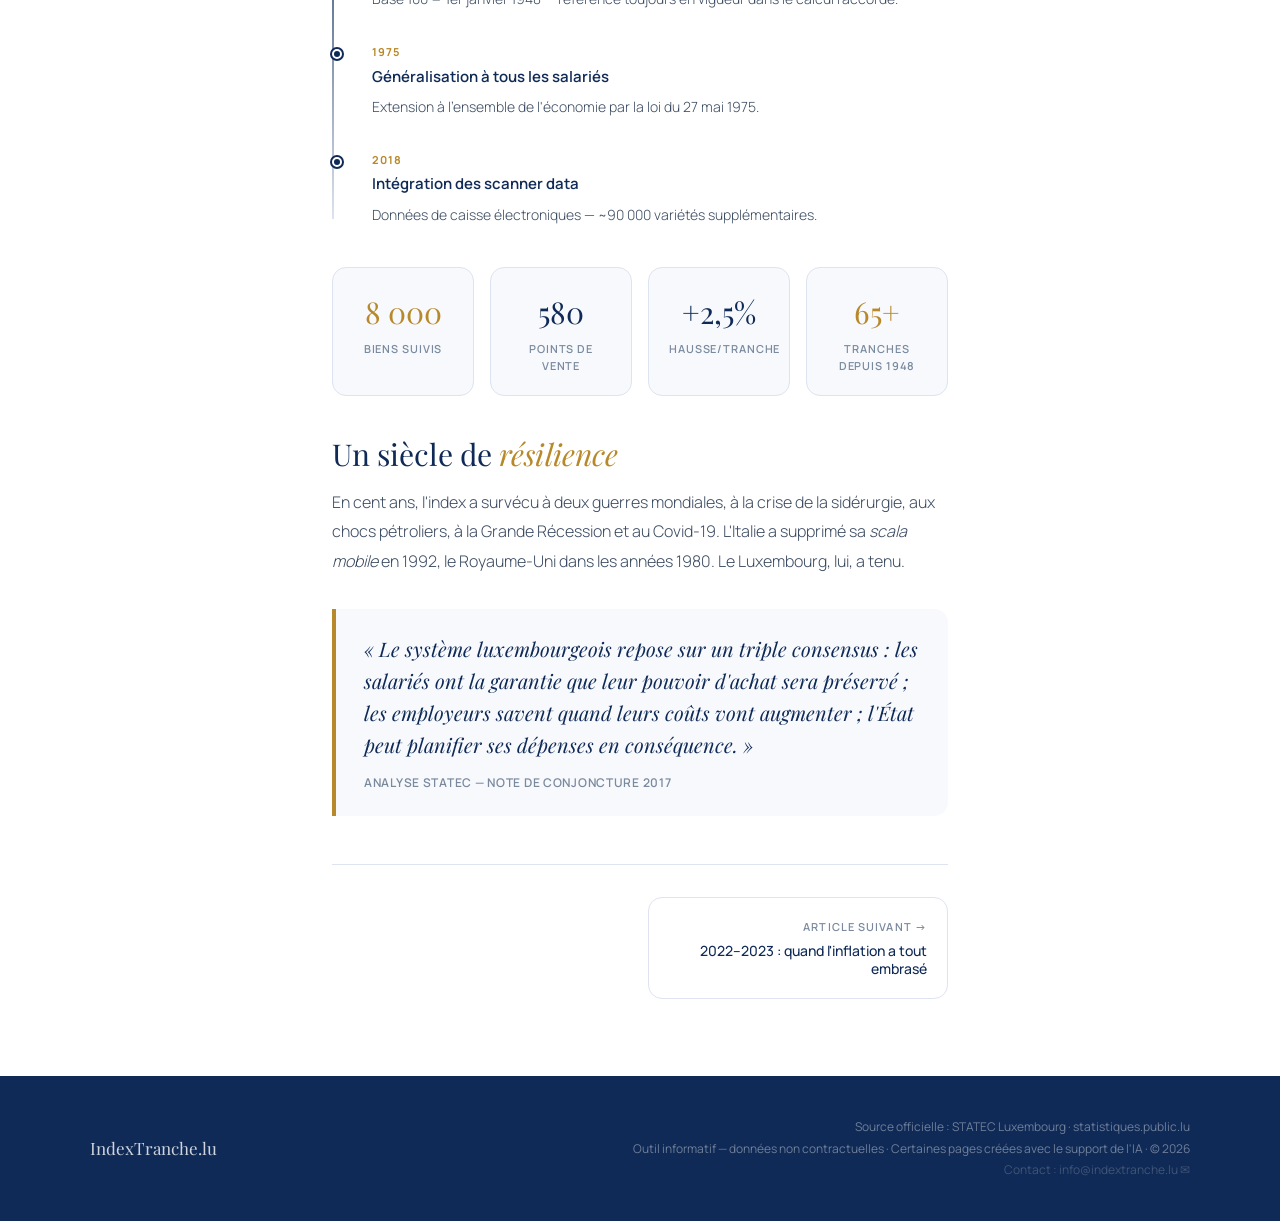
<file: blog/histoire-1921.html>
<!DOCTYPE html>
<html lang="fr">
<head>
<meta charset="UTF-8">
<meta name="viewport" content="width=device-width, initial-scale=1.0">
<link rel="icon" type="image/x-icon" href="/favicon.ico">
<title>Histoire de l'Index des Salaires au Luxembourg (1921) — IndexTranche.lu</title>
<meta name="description" content="En 1921, le Luxembourg inventait l'indexation automatique des salaires — un mécanisme unique en Europe. Histoire complète de l'échelle mobile des salaires luxembourgeoise depuis sa création.">
<meta name="keywords" content="histoire index salaires luxembourg, échelle mobile 1921, indexation salaires luxembourg histoire, tranche indiciaire origines, STATEC historique, lohnindex luxemburg geschichte">
<meta name="robots" content="index, follow">
<link rel="canonical" href="https://www.indextranche.lu/blog/histoire-1921.html">
<!-- Open Graph -->
<meta property="og:type" content="article">
<meta property="og:locale" content="fr_LU">
<meta property="og:title" content="Histoire de l'Index des Salaires au Luxembourg (depuis 1921)">
<meta property="og:description" content="En 1921, le Luxembourg inventait l'indexation automatique des salaires — un mécanisme unique en Europe. Histoire complète de l'échelle mobile luxembourgeoise.">
<meta property="og:url" content="https://www.indextranche.lu/blog/histoire-1921.html">
<meta property="og:site_name" content="IndexTranche.lu">
<meta name="twitter:card" content="summary_large_image">
<meta name="twitter:title" content="Histoire de l'Index des Salaires au Luxembourg (depuis 1921)">
<meta name="twitter:description" content="En 1921, le Luxembourg inventait l'indexation automatique des salaires — un mécanisme unique en Europe.">
<!-- Schema.org Article -->
<script type="application/ld+json">
{
  "@context":"https://schema.org",
  "@type":"Article",
  "headline":"Naissance d'un mécanisme unique en Europe — l'index des salaires au Luxembourg depuis 1921",
  "description":"En 1921, le Luxembourg inventait l'indexation automatique des salaires — un mécanisme unique en Europe. Histoire complète de l'échelle mobile des salaires luxembourgeoise.",
  "datePublished":"2026-03-15",
  "dateModified":"2026-03-15",
  "author":{"@type":"Organization","name":"IndexTranche.lu","url":"https://www.indextranche.lu/"},
  "publisher":{"@type":"Organization","name":"IndexTranche.lu","url":"https://www.indextranche.lu/"},
  "url":"https://www.indextranche.lu/blog/histoire-1921.html",
  "mainEntityOfPage":"https://www.indextranche.lu/blog/histoire-1921.html",
  "isPartOf":{"@type":"Blog","name":"Blog IndexTranche.lu","url":"https://www.indextranche.lu/blog/"},
  "about":{"@type":"Thing","name":"Échelle mobile des salaires Luxembourg","sameAs":"https://statistiques.public.lu/fr/donnees/themes/economie-finances/dossier-indice-prix-inflation.html"},
  "inLanguage":"fr"
}
</script>
<script type="application/ld+json">
{
  "@context":"https://schema.org",
  "@type":"BreadcrumbList",
  "itemListElement":[
    {"@type":"ListItem","position":1,"name":"Accueil","item":"https://www.indextranche.lu/"},
    {"@type":"ListItem","position":2,"name":"Blog","item":"https://www.indextranche.lu/blog/"},
    {"@type":"ListItem","position":3,"name":"Histoire de l'index depuis 1921","item":"https://www.indextranche.lu/blog/histoire-1921.html"}
  ]
}
</script>
<link rel="preconnect" href="https://fonts.googleapis.com">
<link href="https://fonts.googleapis.com/css2?family=Playfair+Display:ital,wght@0,400;0,500;1,400&family=Manrope:wght@300;400;500;600;700&display=swap" rel="stylesheet">
<link rel="stylesheet" href="/styles/main.css">
</head>
<!-- Google tag (gtag.js) -->
<script async src="https://www.googletagmanager.com/gtag/js?id=G-MWH7H2ZZJV"></script>
<script>
  window.dataLayer = window.dataLayer || [];
  function gtag(){dataLayer.push(arguments);}
  gtag('js', new Date());

  gtag('config', 'G-MWH7H2ZZJV');
</script>
<body>
<nav>
  <a class="nav-brand" href="../index.html" aria-label="IndexTranche — Accueil">
    <div class="nav-badge" aria-hidden="true">
      <svg viewBox="0 0 16 16"><polyline points="2,11 6,6 9,9 14,3"/></svg>
    </div>
    IndexTranche.lu
  </a>
  <div class="nav-links" role="navigation" aria-label="Navigation principale">
    <a class="nl" href="../index.html#chart-s">Évolution</a>
    <a class="nl" href="../index.html#how-s">Mécanisme</a>
    <a class="nl" href="../index.html#calc-s">Calculateur</a>
    <a class="nl" href="../index.html#hist-s">Historique</a>
    <span class="nav-sep" aria-hidden="true"></span>
    <a class="nl nav-blog nav-blog-active" href="index.html">Blog</a>
  </div>
    <div class="nav-langs">
      <button class="lbtn" onclick="switchLang('fr')">FR</button>
      <button class="lbtn" onclick="switchLang('de')">DE</button>
      <button class="lbtn" onclick="switchLang('en')">EN</button>
      <button class="lbtn" onclick="switchLang('lb')">LU</button>
    </div>
</nav>
<header class="hero article-hero" style="background:linear-gradient(135deg,#0a1e40,#1a3a72);--accent:#d4a843;--accent-border:rgba(201,168,76,.4);--accent-bg:rgba(201,168,76,.1)">
  <div class="hero-noise" aria-hidden="true"></div>
  <div class="hero-inner">
    <div class="lang-block" data-lang="fr">
    <div class="hero-cat"><span class="hero-cat-dot"></span>Histoire</div>
    <h1>Naissance d'un <em>mécanisme</em><br>unique en Europe</h1>
    <div class="hero-meta"><span>15 mars 2026</span><span class="hero-meta-sep">·</span><span>8 min</span><span class="hero-meta-sep">·</span><span>Source : STATEC Luxembourg</span></div>
    <p class="hero-lead">En 1921, le Luxembourg inventait un système que presque aucun autre pays n'a jamais osé adopter. Cent ans plus tard, l'index est devenu la colonne vertébrale du modèle social grand-ducal — adoré par les uns, critiqué par les autres, mais survivant à tout.</p>
  </div>
    <div class="lang-block" data-lang="de">
    <div class="hero-cat"><span class="hero-cat-dot"></span>Geschichte</div>
    <h1>Geburt eines <em>einzigartigen</em><br>europäischen Mechanismus</h1>
    <div class="hero-meta"><span>15. März 2026</span><span class="hero-meta-sep">·</span><span>8 Min.</span><span class="hero-meta-sep">·</span><span>Quelle: STATEC Luxemburg</span></div>
    <p class="hero-lead">1921 erfand Luxemburg ein System, das kaum ein anderes Land je zu übernehmen wagte. Hundert Jahre später ist der Lohnindex zum Rückgrat des luxemburgischen Sozialmodells geworden — geliebt von den einen, kritisiert von den anderen, aber allem standhaltend.</p>
  </div>
    <div class="lang-block" data-lang="en">
    <div class="hero-cat"><span class="hero-cat-dot"></span>History</div>
    <h1>Birth of a <em>unique</em><br>European mechanism</h1>
    <div class="hero-meta"><span>15 March 2026</span><span class="hero-meta-sep">·</span><span>8 min</span><span class="hero-meta-sep">·</span><span>Source: STATEC Luxembourg</span></div>
    <p class="hero-lead">In 1921, Luxembourg invented a system almost no other country has ever dared to adopt. A century later, the wage index has become the backbone of the Grand Duchy's social model — loved by some, criticised by others, but surviving everything.</p>
  </div>
    <div class="lang-block" data-lang="lb">
    <div class="hero-cat"><span class="hero-cat-dot"></span>Geschicht</div>
    <h1>Geburt vun engem <em>eenzegaartegen</em><br>europäesche Mechanismus</h1>
    <div class="hero-meta"><span>15. Mäerz 2026</span><span class="hero-meta-sep">·</span><span>8 Min.</span><span class="hero-meta-sep">·</span><span>Quell: STATEC Lëtzebuerg</span></div>
    <p class="hero-lead">Am Joer 1921 huet Lëtzebuerg e System erfonnt deen kaum en anert Land jo gewaagt huet anzefoueren. Honnert Joer méi spéit ass den Lounindex d'Réckgrat vum lëtzebuergeschen Sozialmodell ginn — geliewt vun deenen een, kritiséiert vun deenen aneren, mä alles iwwerstanen.</p>
  </div>
  </div>
</header>
<article class="article">
  <div class="lang-block" data-lang="fr"><h2>L'après-guerre et la naissance d'une idée radicale</h2>
<p>Nous sommes en 1921. La Première Guerre mondiale vient de laisser derrière elle une Europe exsangue. Au Luxembourg, les cheminots et les fonctionnaires d'État font face à une inflation galopante. La réponse du gouvernement est audacieuse : créer un mécanisme automatique d'indexation des rémunérations sur le coût de la vie.</p>
<p>Ce premier indice des prix reposait sur un panier de seulement <strong>19 articles de consommation</strong>. C'était rudimentaire, mais révolutionnaire : pour la première fois dans l'histoire économique européenne, la valeur d'un salaire était ancrée dans la réalité des prix.</p>
<div class="callout"><div class="callout-title">Premier panier de 1921</div><p>Pain, viande, pommes de terre, charbon, loyer… 19 biens essentiels pour une famille de cinq personnes. Aujourd'hui, le STATEC suit plus de 8 000 biens et services.</p></div>
<h2>La <em>généralisation</em> de 1975</h2>
<p>Pendant cinquante ans, le mécanisme resta réservé aux agents de l'État et aux cheminots. Ce n'est qu'en <strong>1975</strong>, sous la pression des syndicats OGBL et LCGB et dans le contexte du premier choc pétrolier, que le gouvernement étendit l'indexation à l'ensemble de l'économie.</p>
<div class="timeline"><div class="tl-item"><div class="tl-dot"></div><div class="tl-year">1921</div><div class="tl-title">Création du premier indice</div><div class="tl-text">Panier de 19 biens, base 100 au 1er juin 1921. Cheminots et fonctionnaires uniquement.</div></div><div class="tl-item"><div class="tl-dot"></div><div class="tl-year">1948</div><div class="tl-title">Nouvelle base de référence</div><div class="tl-text">Base 100 = 1er janvier 1948 — référence toujours en vigueur dans le calcul raccordé.</div></div><div class="tl-item"><div class="tl-dot"></div><div class="tl-year">1975</div><div class="tl-title">Généralisation à tous les salariés</div><div class="tl-text">Extension à l'ensemble de l'économie par la loi du 27 mai 1975.</div></div><div class="tl-item"><div class="tl-dot"></div><div class="tl-year">2018</div><div class="tl-title">Intégration des scanner data</div><div class="tl-text">Données de caisse électroniques — ~90 000 variétés supplémentaires.</div></div></div>
<div class="stat-row"><div class="stat-box"><span class="stat-val gld">8 000</span><div class="stat-label">Biens suivis</div></div><div class="stat-box"><span class="stat-val">580</span><div class="stat-label">Points de vente</div></div><div class="stat-box"><span class="stat-val">+2,5%</span><div class="stat-label">Hausse/tranche</div></div><div class="stat-box"><span class="stat-val gld">65+</span><div class="stat-label">Tranches depuis 1948</div></div></div>
<h2>Un siècle de <em>résilience</em></h2>
<p>En cent ans, l'index a survécu à deux guerres mondiales, à la crise de la sidérurgie, aux chocs pétroliers, à la Grande Récession et au Covid-19. L'Italie a supprimé sa <em>scala mobile</em> en 1992, le Royaume-Uni dans les années 1980. Le Luxembourg, lui, a tenu.</p>
<div class="pullquote"><p>« Le système luxembourgeois repose sur un triple consensus : les salariés ont la garantie que leur pouvoir d'achat sera préservé ; les employeurs savent quand leurs coûts vont augmenter ; l'État peut planifier ses dépenses en conséquence. »</p><cite>Analyse STATEC — Note de conjoncture 2017</cite></div></div>
  <div class="lang-block" data-lang="de"><h2>Die Nachkriegszeit und die Geburt einer radikalen Idee</h2>
<p>Das Jahr 1921. Der Erste Weltkrieg hat ein ausgeblutetes Europa hinterlassen. In Luxemburg sehen sich Eisenbahner und Staatsbeamte mit einer galoppierenden Inflation konfrontiert. Die Antwort der Regierung ist mutig: die Schaffung eines automatischen Lohnindexierungsmechanismus.</p>
<p>Dieser erste Preisindex basierte auf einem Warenkorb von nur <strong>19 Konsumgütern</strong>. Rudimentär, aber revolutionär: Zum ersten Mal in der europäischen Wirtschaftsgeschichte war der Lohnwert in der Preisrealität verankert.</p>
<div class="callout"><div class="callout-title">Erster Warenkorb 1921</div><p>Brot, Fleisch, Kartoffeln, Kohle, Miete… 19 Grundgüter für eine fünfköpfige Familie. Heute verfolgt STATEC über 8.000 Güter und Dienstleistungen.</p></div>
<h2>Die <em>Verallgemeinerung</em> von 1975</h2>
<p>Fünfzig Jahre lang blieb der Mechanismus auf Staatsbeamte und Eisenbahner beschränkt. Erst <strong>1975</strong>, auf Druck der Gewerkschaften OGBL und LCGB und im Kontext des ersten Ölschocks, dehnte die Regierung die Indexierung auf die gesamte Wirtschaft aus.</p>
<div class="timeline"><div class="tl-item"><div class="tl-dot"></div><div class="tl-year">1921</div><div class="tl-title">Erster Index eingeführt</div><div class="tl-text">Warenkorb mit 19 Grundgütern, Basis 100 am 1. Juni 1921. Nur Eisenbahner und Beamte.</div></div><div class="tl-item"><div class="tl-dot"></div><div class="tl-year">1948</div><div class="tl-title">Neue Bezugsbasis</div><div class="tl-text">Basis 100 = 1. Januar 1948 — bis heute gültige Referenz.</div></div><div class="tl-item"><div class="tl-dot"></div><div class="tl-year">1975</div><div class="tl-title">Ausdehnung auf alle Arbeitnehmer</div><div class="tl-text">Gesetz vom 27. Mai 1975 — gesamte Wirtschaft einbezogen.</div></div><div class="tl-item"><div class="tl-dot"></div><div class="tl-year">2018</div><div class="tl-title">Scanner-Daten integriert</div><div class="tl-text">Elektronische Kassendaten — ~90.000 zusätzliche Produkte.</div></div></div>
<div class="stat-row"><div class="stat-box"><span class="stat-val gld">8.000</span><div class="stat-label">Verfolgte Güter</div></div><div class="stat-box"><span class="stat-val">580</span><div class="stat-label">Verkaufsstellen</div></div><div class="stat-box"><span class="stat-val">+2,5%</span><div class="stat-label">Erhöhung/Tranche</div></div><div class="stat-box"><span class="stat-val gld">65+</span><div class="stat-label">Tranchen seit 1948</div></div></div>
<h2>Ein Jahrhundert der <em>Widerstandsfähigkeit</em></h2>
<p>In hundert Jahren hat der Index zwei Weltkriege, die Stahlkrise, Ölschocks, die Große Rezession und Covid-19 überlebt. Italien schaffte seine <em>scala mobile</em> 1992 ab, Großbritannien in den 1980ern. Luxemburg hat standgehalten.</p>
<div class="pullquote"><p>„Das luxemburgische System beruht auf einem dreifachen Konsens: Arbeitnehmer haben die Garantie erhaltener Kaufkraft; Arbeitgeber wissen, wann ihre Kosten steigen; der Staat kann seine Ausgaben entsprechend planen."</p><cite>STATEC-Analyse — Konjunkturnote 2017</cite></div></div>
  <div class="lang-block" data-lang="en"><h2>The post-war era and the birth of a radical idea</h2>
<p>The year is 1921. The First World War has left a bleeding Europe behind. In Luxembourg, railway workers and civil servants face galloping inflation. The government's response is bold: create an automatic wage indexation mechanism.</p>
<p>This first price index was based on a basket of just <strong>19 consumer items</strong>. Rudimentary, but revolutionary: for the first time in European economic history, the value of a wage was anchored to the reality of prices.</p>
<div class="callout"><div class="callout-title">First basket of 1921</div><p>Bread, meat, potatoes, coal, rent… 19 essential goods for a family of five. Today, STATEC tracks over 8,000 goods and services.</p></div>
<h2>The <em>generalisation</em> of 1975</h2>
<p>For fifty years, the mechanism remained the preserve of civil servants and railway workers. Not until <strong>1975</strong>, under pressure from OGBL and LCGB trade unions and in the context of the first oil shock, did the government extend indexation to the whole economy.</p>
<div class="timeline"><div class="tl-item"><div class="tl-dot"></div><div class="tl-year">1921</div><div class="tl-title">First index created</div><div class="tl-text">Basket of 19 goods, base 100 on 1 June 1921. Railway workers and civil servants only.</div></div><div class="tl-item"><div class="tl-dot"></div><div class="tl-year">1948</div><div class="tl-title">New reference base</div><div class="tl-text">Base 100 = 1 January 1948 — still the reference used today.</div></div><div class="tl-item"><div class="tl-dot"></div><div class="tl-year">1975</div><div class="tl-title">Extended to all employees</div><div class="tl-text">Law of 27 May 1975 — entire economy covered.</div></div><div class="tl-item"><div class="tl-dot"></div><div class="tl-year">2018</div><div class="tl-title">Scanner data integrated</div><div class="tl-text">Electronic checkout data — ~90,000 additional product varieties.</div></div></div>
<div class="stat-row"><div class="stat-box"><span class="stat-val gld">8,000</span><div class="stat-label">Goods tracked</div></div><div class="stat-box"><span class="stat-val">580</span><div class="stat-label">Points of sale</div></div><div class="stat-box"><span class="stat-val">+2.5%</span><div class="stat-label">Increase/tranche</div></div><div class="stat-box"><span class="stat-val gld">65+</span><div class="stat-label">Tranches since 1948</div></div></div>
<h2>A century of <em>resilience</em></h2>
<p>In a hundred years, the index has survived two world wars, the steel crisis, oil shocks, the Great Recession and Covid-19. Italy abolished its <em>scala mobile</em> in 1992, the UK in the 1980s. Luxembourg has held firm.</p>
<div class="pullquote"><p>"The Luxembourg system rests on a triple consensus: workers have the guarantee their purchasing power will be preserved; employers know when their costs will rise; and the state can plan its expenditure accordingly."</p><cite>STATEC Analysis — Economic Outlook Note 2017</cite></div></div>
  <div class="lang-block" data-lang="fr">
    <div class="article-nav">
      <div></div>
      <a class="anav next" href="crise-2022.html"><div class="anav-dir">Article suivant →</div><div class="anav-title">2022–2023 : quand l'inflation a tout embrasé</div></a>
    </div>
  </div>
  <div class="lang-block" data-lang="de">
    <div class="article-nav">
      <div></div>
      <a class="anav next" href="crise-2022.html"><div class="anav-dir">Nächster Artikel →</div><div class="anav-title">2022–2023: Als die Inflation alles entfachte</div></a>
    </div>
  </div>
  <div class="lang-block" data-lang="en">
    <div class="article-nav">
      <div></div>
      <a class="anav next" href="crise-2022.html"><div class="anav-dir">Next article →</div><div class="anav-title">2022–2023: When inflation set everything ablaze</div></a>
    </div>
  </div>
</article>
<footer>
  <div class="fi">
    <div class="fb">IndexTranche.lu</div>
    <div class="fd">Source officielle : STATEC Luxembourg · <a href="https://statistiques.public.lu" target="_blank" rel="noopener" style="color:inherit;text-decoration:none">statistiques.public.lu</a><br>Outil informatif — données non contractuelles · Certaines pages créées avec le support de l'IA · © 2026<br><span style="opacity:.5">Contact : <a href="mailto:info@indextranche.lu" style="color:inherit;text-decoration:none">info@indextranche.lu ✉</a></span></div>
  </div>
</footer>
<script>
(function(){
  var cur=localStorage.getItem('ixLang')||'fr';
  function apply(l){
    cur=l; localStorage.setItem('ixLang',l);
    document.querySelectorAll('.lang-block').forEach(function(b){b.classList.toggle('active',b.getAttribute('data-lang')===l)});
    document.querySelectorAll('.lbtn').forEach(function(b){var m=b.getAttribute('onclick')||'';b.classList.toggle('active',m.indexOf("'"+l+"'")>-1)});
    document.documentElement.lang=l;
  }
  window.switchLang=apply;
  document.addEventListener('DOMContentLoaded',function(){apply(cur)});
})();
</script>
</body>
</html>
</file>
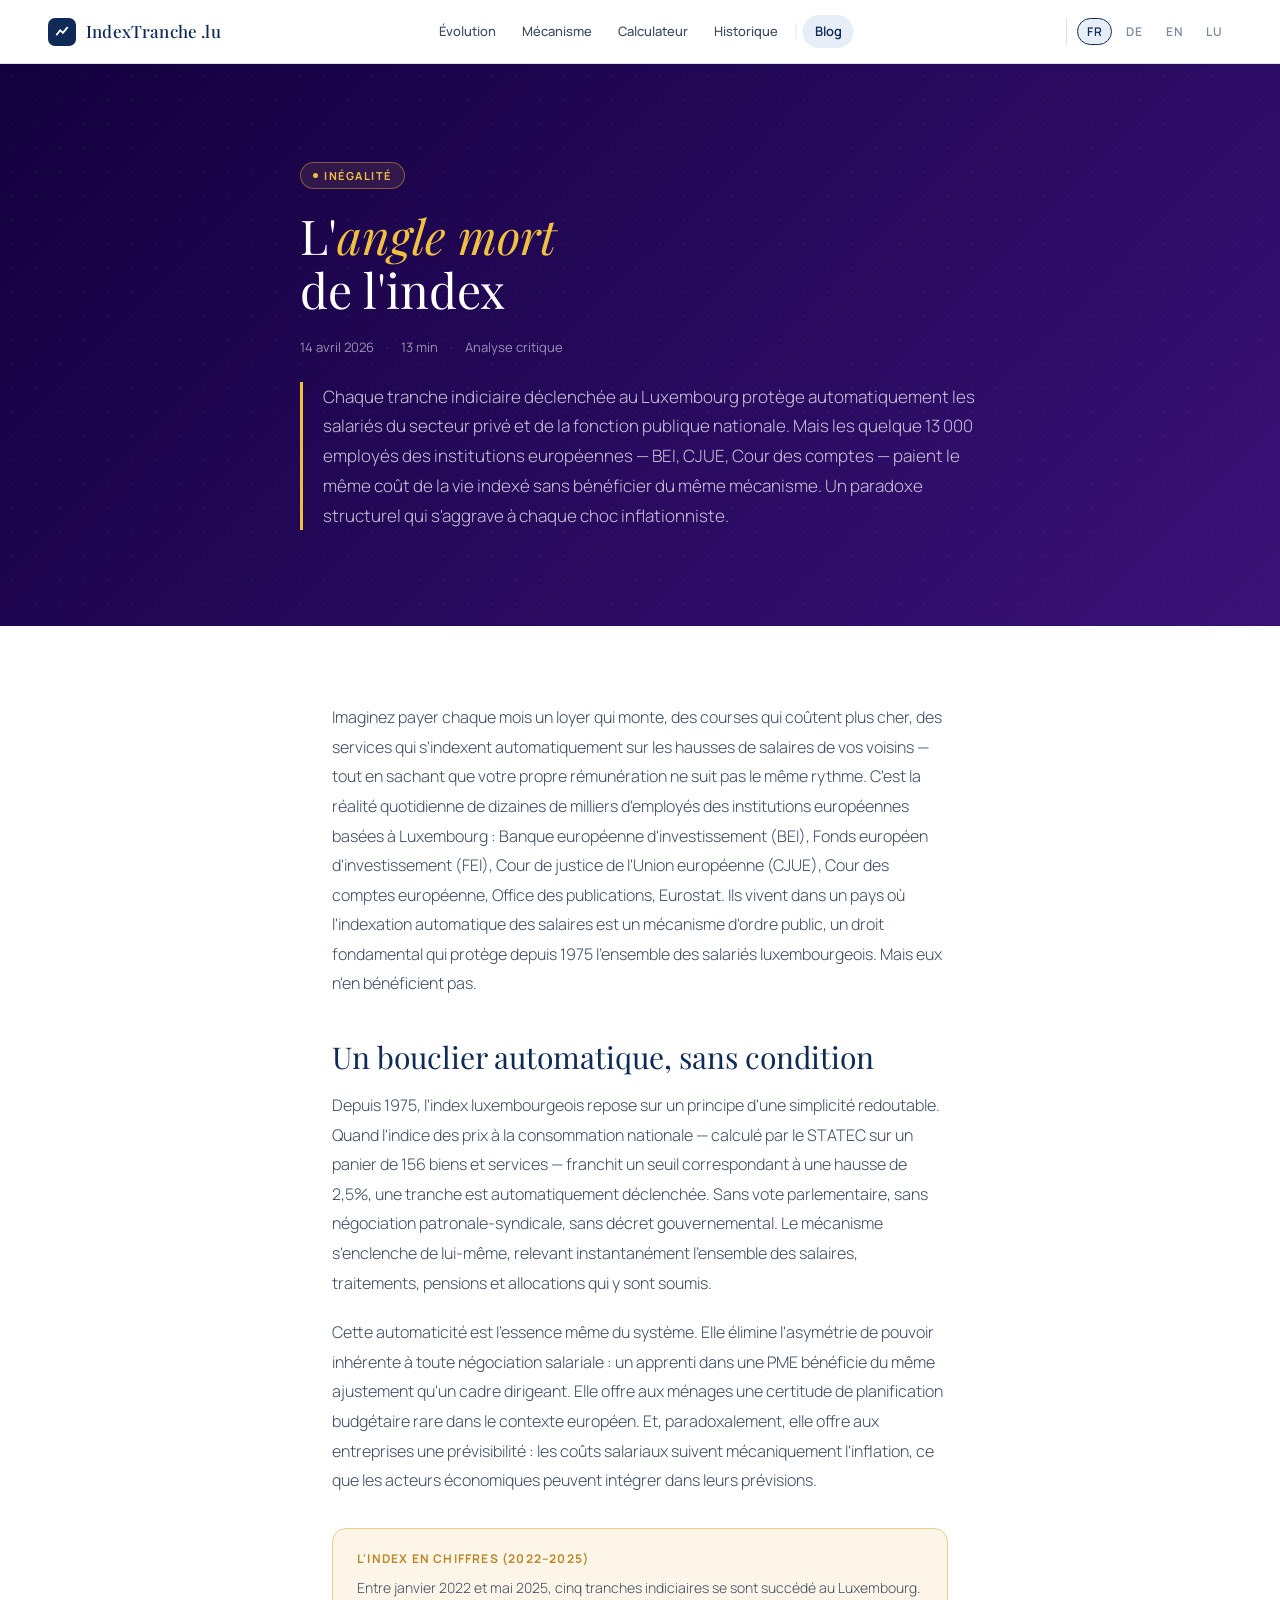
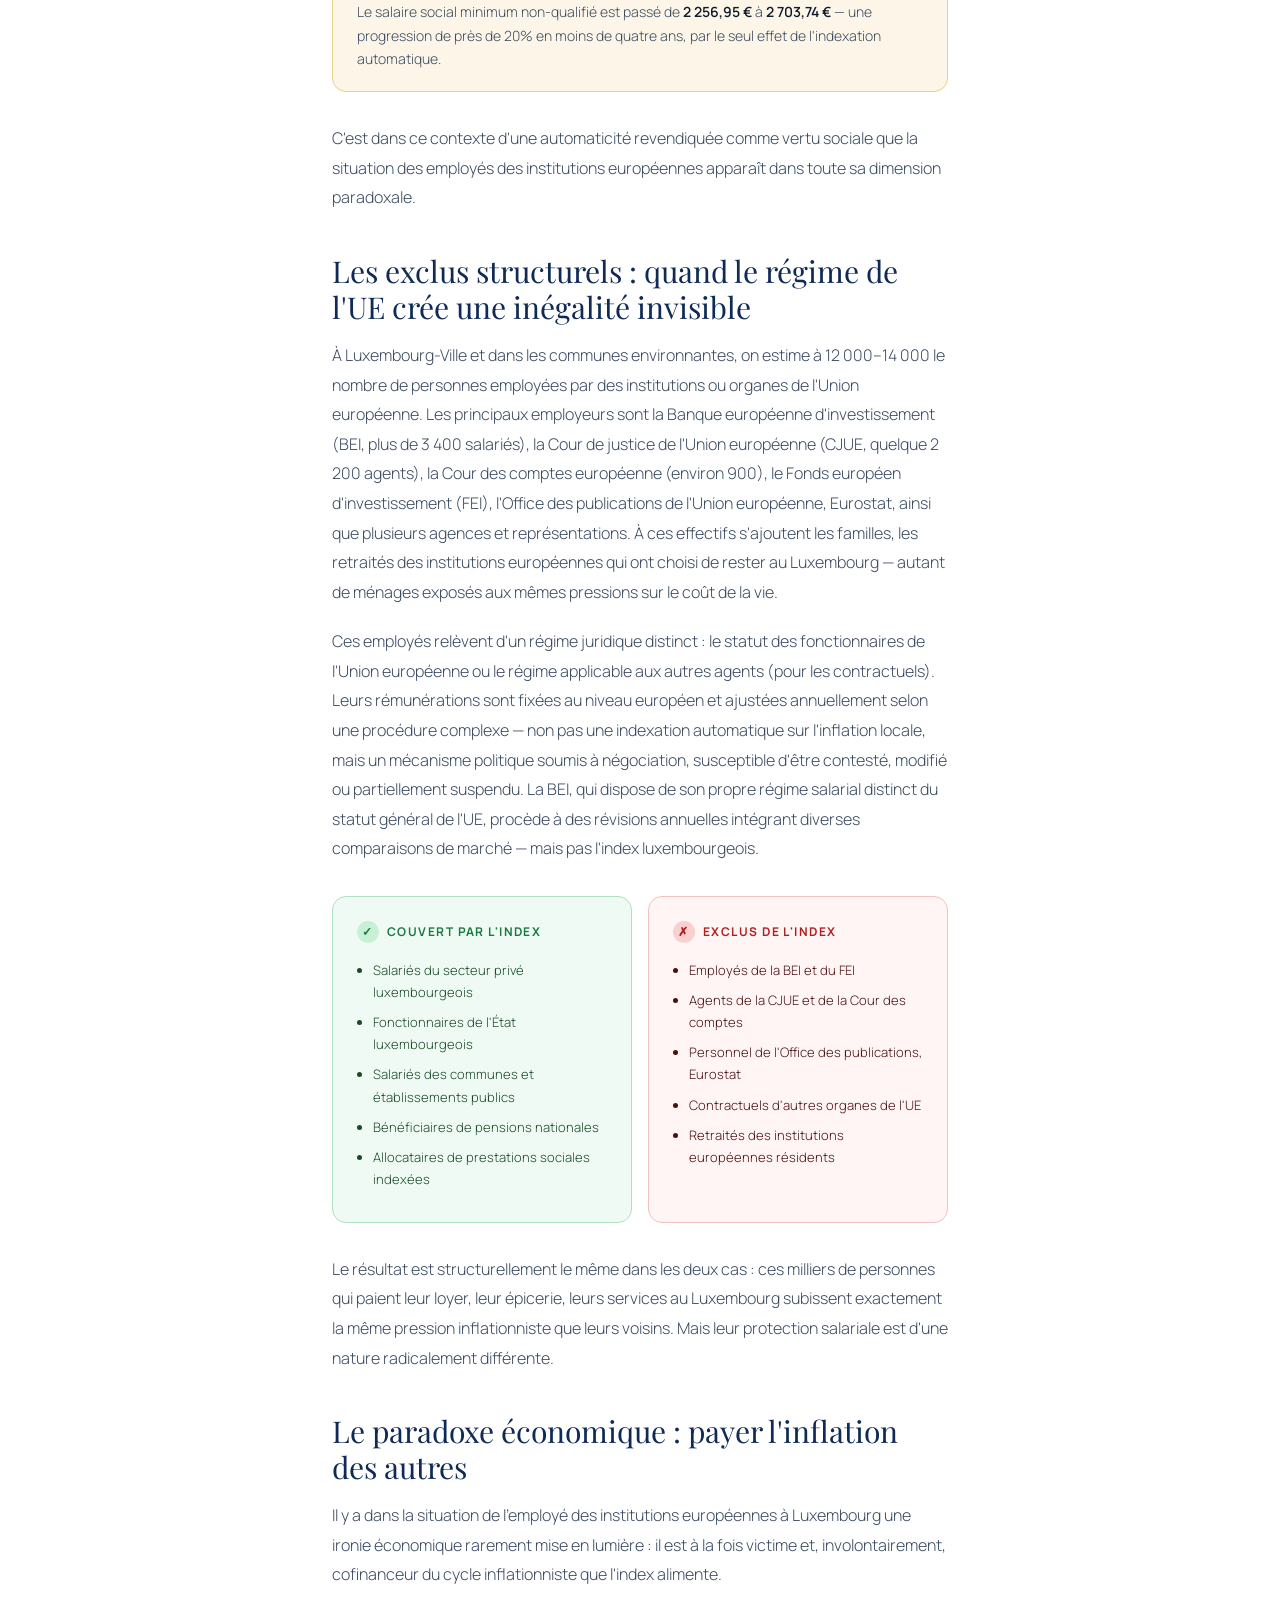
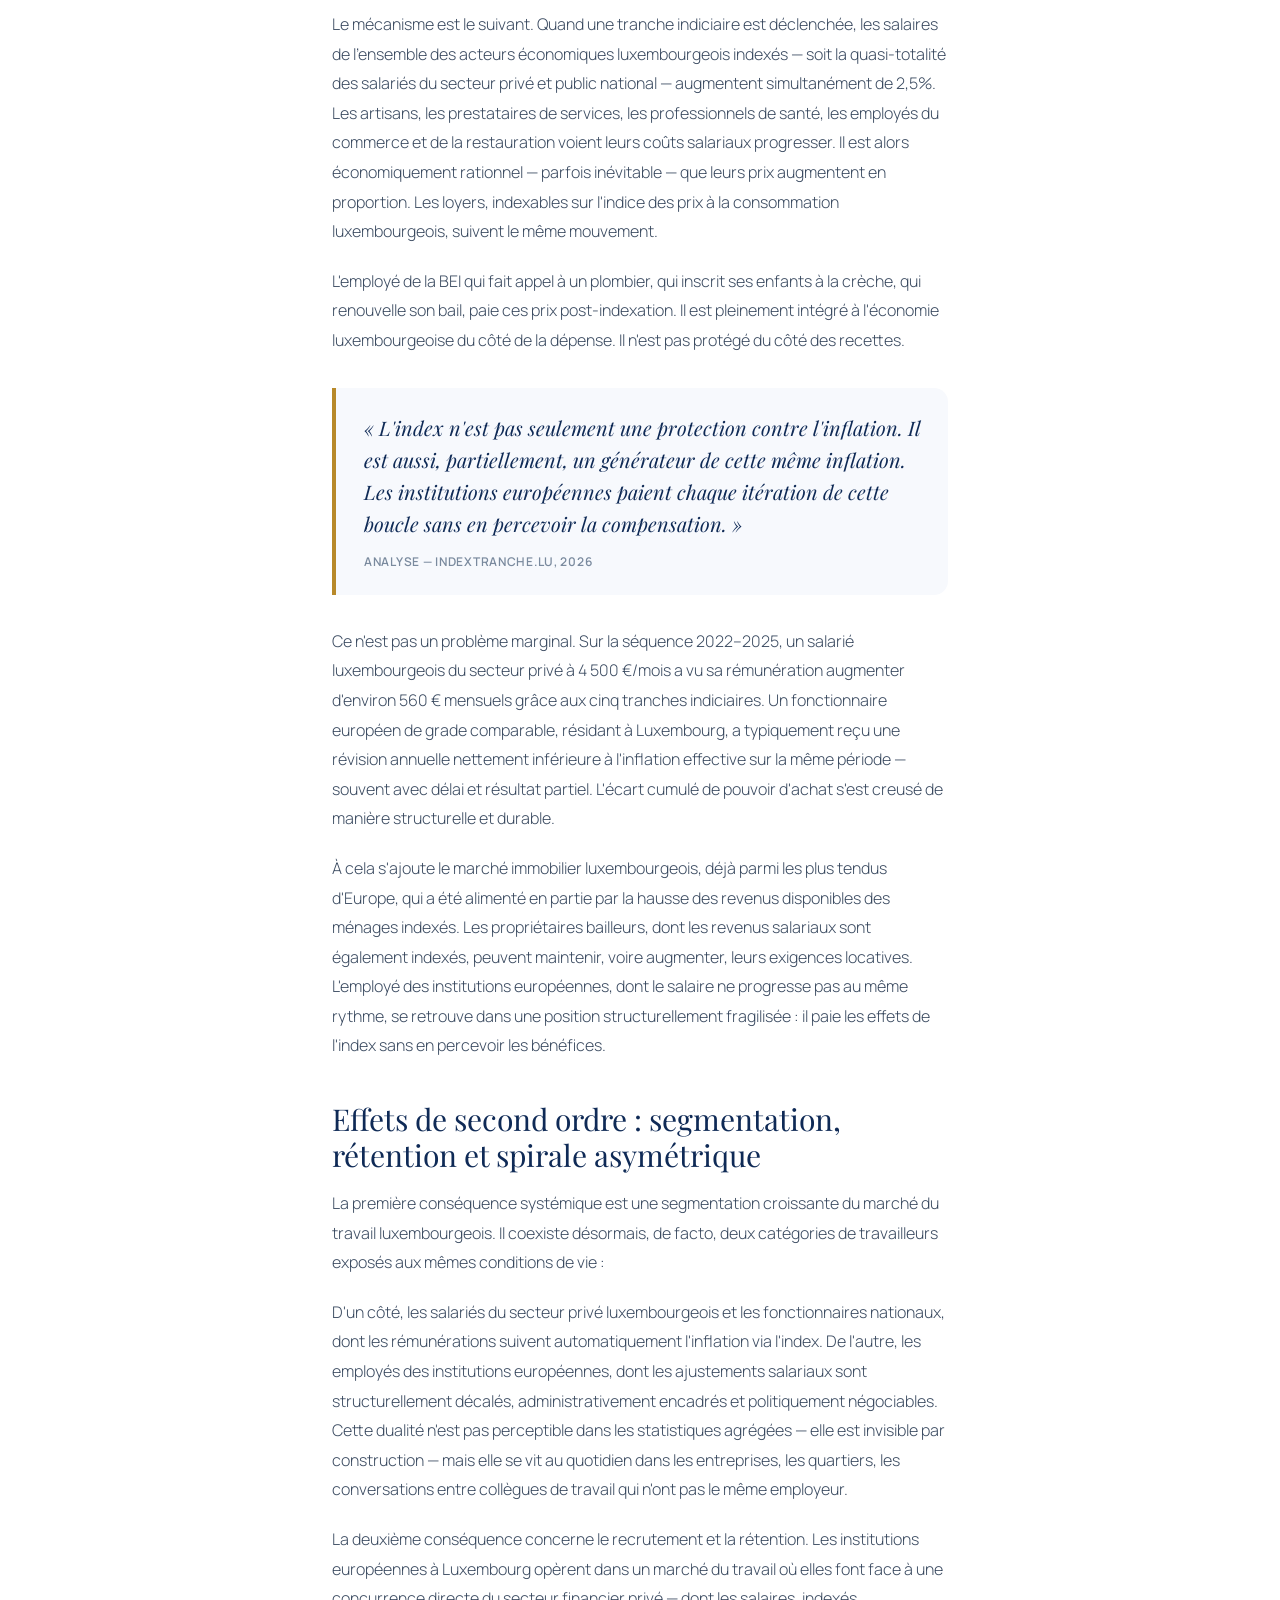
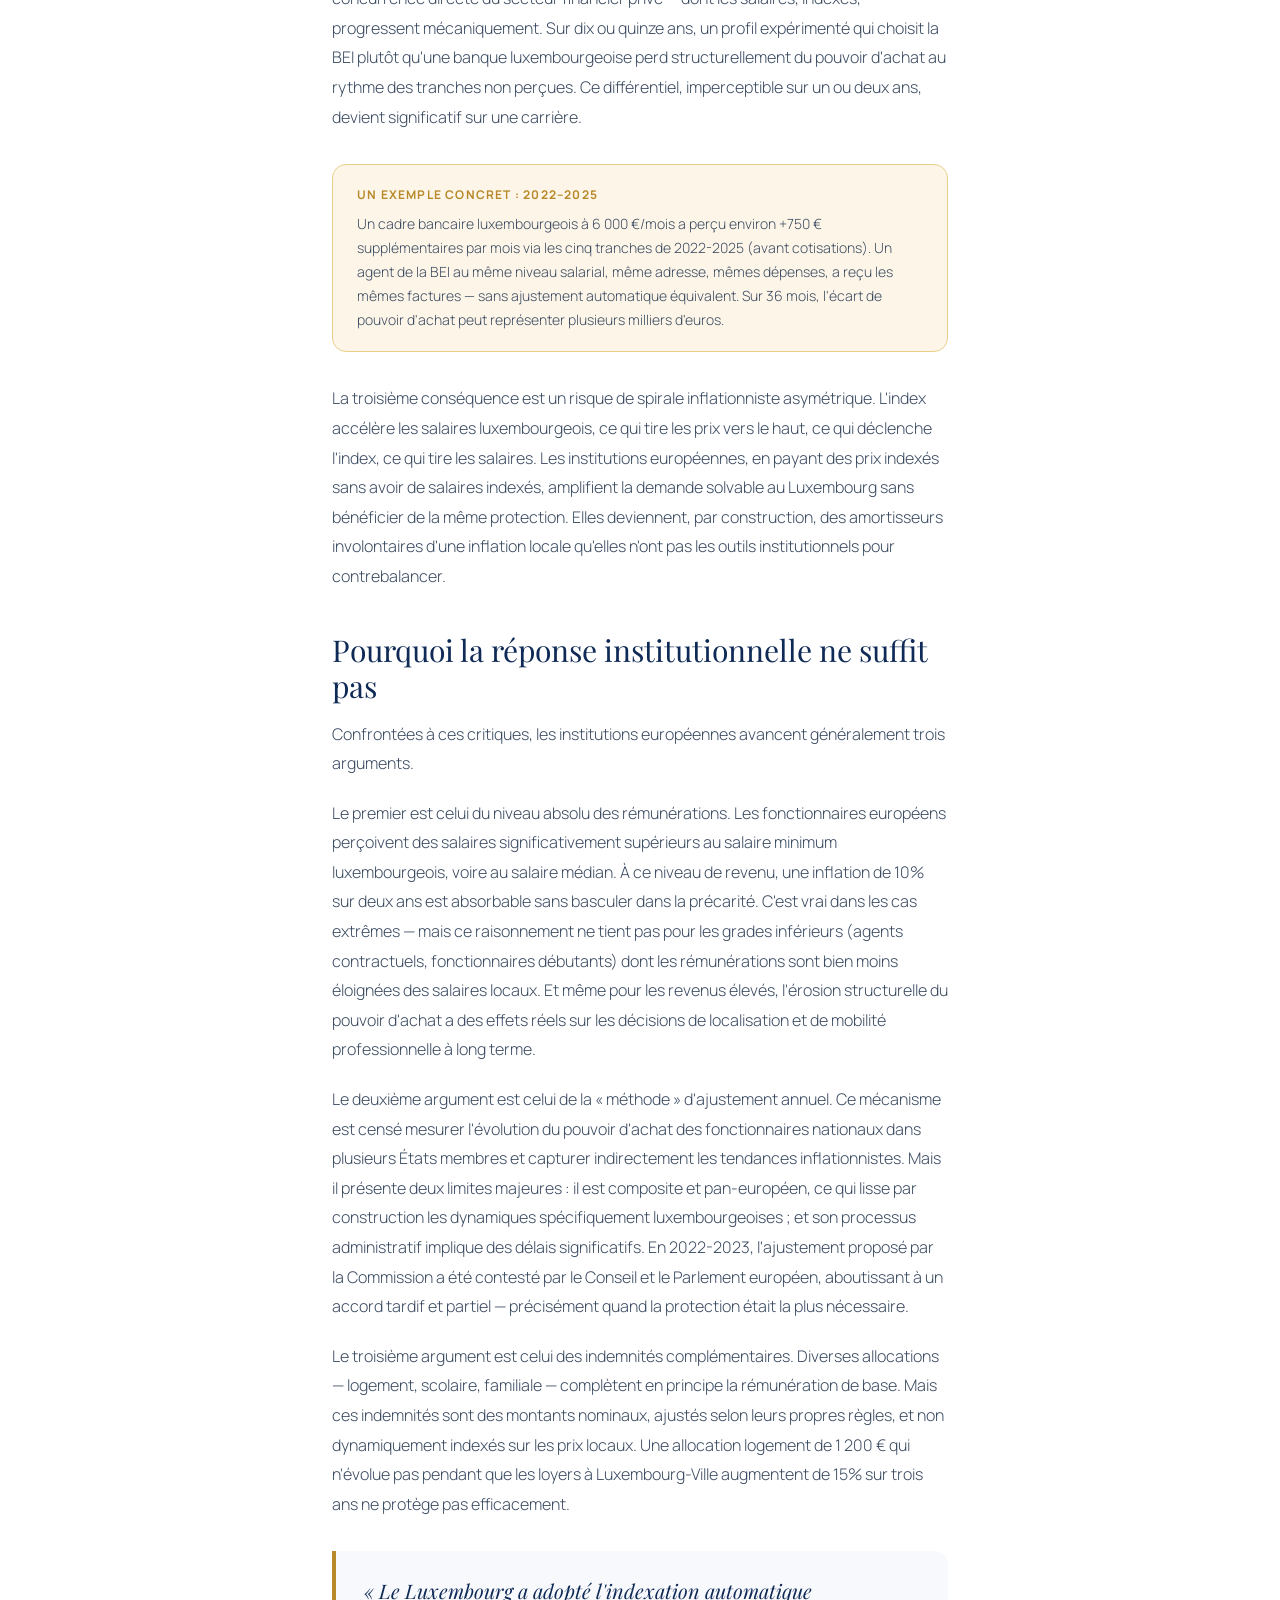
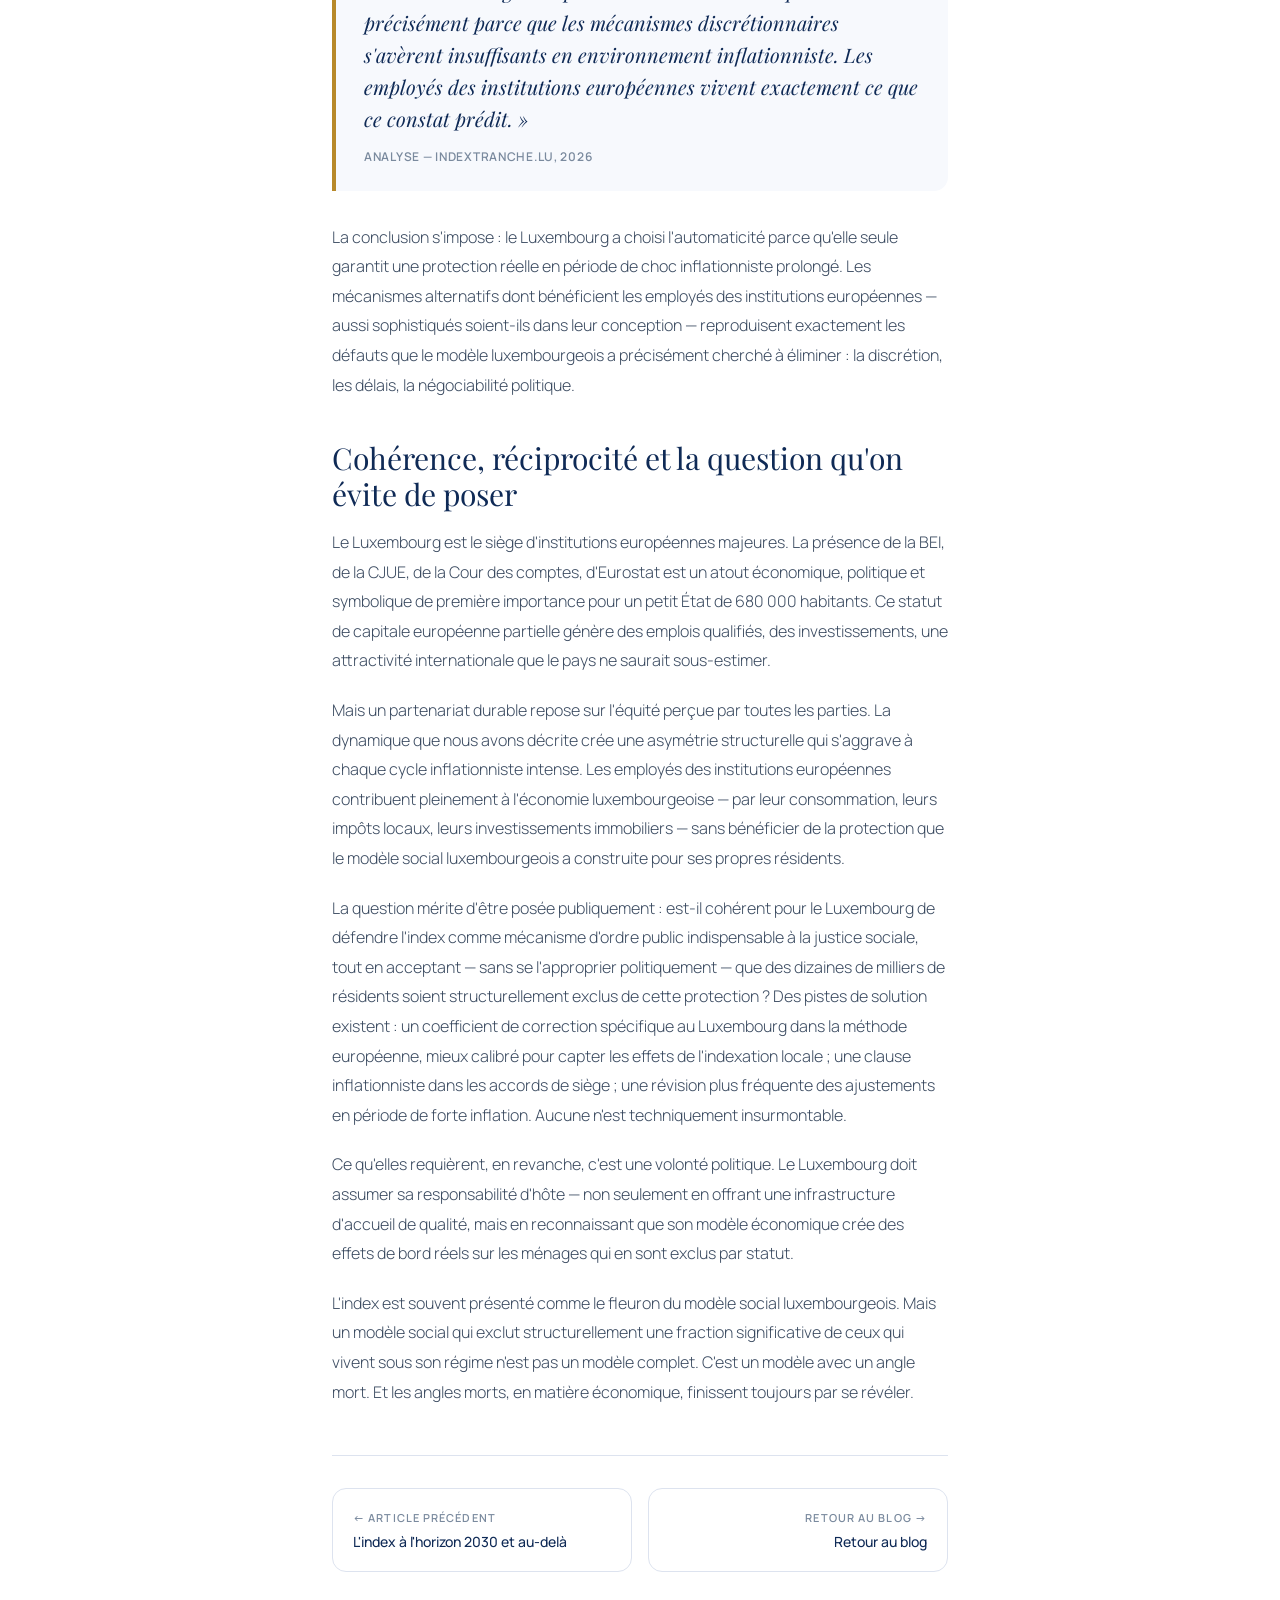
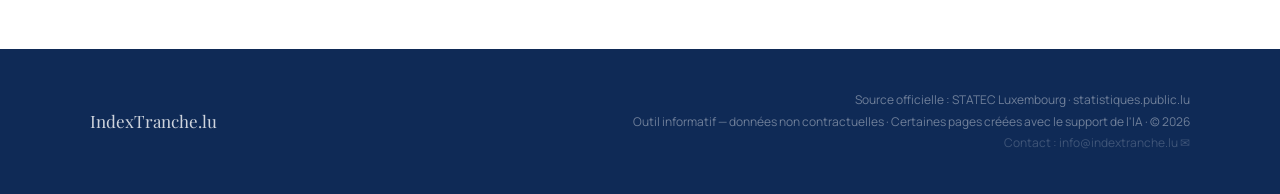
<file: blog/institutions-europeennes.html>
<!DOCTYPE html>
<html lang="fr">
<head>
<meta charset="UTF-8">
<meta name="viewport" content="width=device-width, initial-scale=1.0">
<link rel="icon" type="image/x-icon" href="/favicon.ico">
<title>L'Angle Mort de l'Index : Employés des Institutions Européennes face à l'Indexation — IndexTranche.lu</title>
<meta name="description" content="Chaque tranche indiciaire protège les salariés luxembourgeois. Mais les milliers d'employés de la BEI, de la CJUE et de la Cour des comptes paient l'inflation indexée sans en bénéficier. Une inégalité structurelle qui s'aggrave.">
<meta name="keywords" content="index salaires luxembourg institutions européennes, BEI indexation luxembourg, CJUE salaires luxembourg, fonctionnaires européens coût de la vie luxembourg, inégalité index luxembourg, exclusion indexation luxembourg">
<meta name="robots" content="index, follow">
<link rel="canonical" href="https://www.indextranche.lu/blog/institutions-europeennes.html">
<!-- Open Graph -->
<meta property="og:type" content="article">
<meta property="og:locale" content="fr_LU">
<meta property="og:title" content="L'Angle Mort de l'Index : Employés des Institutions Européennes face à l'Indexation">
<meta property="og:description" content="Des milliers d'employés de la BEI, CJUE et Cour des comptes paient l'inflation indexée au Luxembourg sans bénéficier du même mécanisme de protection. Une analyse critique.">
<meta property="og:url" content="https://www.indextranche.lu/blog/institutions-europeennes.html">
<meta property="og:site_name" content="IndexTranche.lu">
<meta name="twitter:card" content="summary_large_image">
<meta name="twitter:title" content="L'Angle Mort de l'Index : Institutions Européennes et Indexation au Luxembourg">
<meta name="twitter:description" content="Des milliers d'employés de la BEI et de la CJUE paient l'inflation luxembourgeoise sans protection automatique. Une inégalité structurelle.">
<!-- Schema.org Article -->
<script type="application/ld+json">
{
  "@context":"https://schema.org",
  "@type":"Article",
  "headline":"L'angle mort de l'index : quand les employés des institutions européennes paient l'inflation sans protection",
  "description":"Chaque tranche indiciaire protège les salariés luxembourgeois. Mais les milliers d'employés de la BEI, de la CJUE et de la Cour des comptes paient l'inflation indexée sans bénéficier du même mécanisme.",
  "datePublished":"2026-04-14",
  "dateModified":"2026-04-14",
  "author":{"@type":"Organization","name":"IndexTranche.lu","url":"https://www.indextranche.lu/"},
  "publisher":{"@type":"Organization","name":"IndexTranche.lu","url":"https://www.indextranche.lu/"},
  "url":"https://www.indextranche.lu/blog/institutions-europeennes.html",
  "mainEntityOfPage":"https://www.indextranche.lu/blog/institutions-europeennes.html",
  "isPartOf":{"@type":"Blog","name":"Blog IndexTranche.lu","url":"https://www.indextranche.lu/blog/"},
  "about":{"@type":"Thing","name":"Inégalité d'indexation — institutions européennes au Luxembourg"},
  "inLanguage":"fr"
}
</script>
<script type="application/ld+json">
{
  "@context":"https://schema.org",
  "@type":"BreadcrumbList",
  "itemListElement":[
    {"@type":"ListItem","position":1,"name":"Accueil","item":"https://www.indextranche.lu/"},
    {"@type":"ListItem","position":2,"name":"Blog","item":"https://www.indextranche.lu/blog/"},
    {"@type":"ListItem","position":3,"name":"Institutions européennes et indexation","item":"https://www.indextranche.lu/blog/institutions-europeennes.html"}
  ]
}
</script>
<link rel="preconnect" href="https://fonts.googleapis.com">
<link href="https://fonts.googleapis.com/css2?family=Playfair+Display:ital,wght@0,400;0,500;1,400&family=Manrope:wght@300;400;500;600;700&display=swap" rel="stylesheet">
<link rel="stylesheet" href="/styles/main.css">
</head>
<!-- Google tag (gtag.js) -->
<script async src="https://www.googletagmanager.com/gtag/js?id=G-MWH7H2ZZJV"></script>
<script>
  window.dataLayer = window.dataLayer || [];
  function gtag(){dataLayer.push(arguments);}
  gtag('js', new Date());
  gtag('config', 'G-MWH7H2ZZJV');
</script>
<body>
<nav>
  <a class="nav-brand" href="../index.html" aria-label="IndexTranche — Accueil">
    <div class="nav-badge" aria-hidden="true">
      <svg viewBox="0 0 16 16"><polyline points="2,11 6,6 9,9 14,3"/></svg>
    </div>
    IndexTranche .lu
  </a>
  <div class="nav-links" role="navigation" aria-label="Navigation principale">
    <a class="nl" href="../index.html#chart-s">Évolution</a>
    <a class="nl" href="../index.html#how-s">Mécanisme</a>
    <a class="nl" href="../index.html#calc-s">Calculateur</a>
    <a class="nl" href="../index.html#hist-s">Historique</a>
    <span class="nav-sep" aria-hidden="true"></span>
    <a class="nl nav-blog nav-blog-active" href="index.html">Blog</a>
  </div>
  <div class="nav-langs">
    <button class="lbtn" onclick="switchLang('fr')">FR</button>
    <button class="lbtn" onclick="switchLang('de')">DE</button>
    <button class="lbtn" onclick="switchLang('en')">EN</button>
    <button class="lbtn" onclick="switchLang('lb')">LU</button>
  </div>
</nav>

<header class="hero article-hero" style="background:linear-gradient(135deg,#12003d,#3a1278);--accent:#f0c040;--accent-border:rgba(240,192,64,.4);--accent-bg:rgba(240,192,64,.1)">
  <div class="hero-noise" aria-hidden="true"></div>
  <div class="hero-inner">
    <div class="lang-block" data-lang="fr">
      <div class="hero-cat"><span class="hero-cat-dot"></span>Inégalité</div>
      <h1>L'<em>angle mort</em><br>de l'index</h1>
      <div class="hero-meta"><span>14 avril 2026</span><span class="hero-meta-sep">·</span><span>13 min</span><span class="hero-meta-sep">·</span><span>Analyse critique</span></div>
      <p class="hero-lead">Chaque tranche indiciaire déclenchée au Luxembourg protège automatiquement les salariés du secteur privé et de la fonction publique nationale. Mais les quelque 13 000 employés des institutions européennes — BEI, CJUE, Cour des comptes — paient le même coût de la vie indexé sans bénéficier du même mécanisme. Un paradoxe structurel qui s'aggrave à chaque choc inflationniste.</p>
    </div>
    <div class="lang-block" data-lang="de">
      <div class="hero-cat"><span class="hero-cat-dot"></span>Ungleichheit</div>
      <h1>Der <em>blinde Fleck</em><br>des Index</h1>
      <div class="hero-meta"><span>14. April 2026</span><span class="hero-meta-sep">·</span><span>13 Min.</span><span class="hero-meta-sep">·</span><span>Kritische Analyse</span></div>
      <p class="hero-lead">Jede ausgelöste Indextranche in Luxemburg schützt automatisch die Beschäftigten des privaten und nationalen öffentlichen Sektors. Doch die rund 13 000 Mitarbeiter der europäischen Institutionen — EIB, EuGH, Rechnungshof — zahlen dieselben indexierten Lebenshaltungskosten ohne denselben Schutzmechanismus. Ein strukturelles Paradox, das sich mit jedem Inflationsschock verschärft.</p>
    </div>
    <div class="lang-block" data-lang="en">
      <div class="hero-cat"><span class="hero-cat-dot"></span>Inequality</div>
      <h1>The index's<br><em>blind spot</em></h1>
      <div class="hero-meta"><span>14 April 2026</span><span class="hero-meta-sep">·</span><span>13 min</span><span class="hero-meta-sep">·</span><span>Critical analysis</span></div>
      <p class="hero-lead">Every index tranche triggered in Luxembourg automatically protects workers in the private sector and national civil service. Yet the roughly 13,000 employees of European institutions — EIB, CJEU, Court of Auditors — pay the same indexed cost of living without benefiting from the same mechanism. A structural paradox that deepens with every inflationary shock.</p>
    </div>
    <div class="lang-block" data-lang="lb">
      <div class="hero-cat"><span class="hero-cat-dot"></span>Inegalitéit</div>
      <h1>Den <em>douden Wénkel</em><br>vum Index</h1>
      <div class="hero-meta"><span>14. Abrëll 2026</span><span class="hero-meta-sep">·</span><span>13 Min.</span><span class="hero-meta-sep">·</span><span>Kriitesch Analyse</span></div>
      <p class="hero-lead">All Indextranche déi zu Lëtzebuerg ausgeléist gëtt schützt automatesch d'Beschäftegt am private Secteur an am nationale ëffentlechen Déngscht. Mä déi ronn 13.000 Mataarbechter vun europäesche Institutiounen — EIB, EuGH, Rechnungshaf — bezuelen déiselwecht indexéiert Liewekoschten ouni vum selwechte Mechanismus ze profitéieren. E strukturellt Paradox dat sech mat all Inflatiounschoc verschäerft.</p>
    </div>
  </div>
</header>

<article class="article">

<!-- ═══════════════════════════ FRENCH ═══════════════════════════ -->
<div class="lang-block" data-lang="fr">

<p>Imaginez payer chaque mois un loyer qui monte, des courses qui coûtent plus cher, des services qui s'indexent automatiquement sur les hausses de salaires de vos voisins — tout en sachant que votre propre rémunération ne suit pas le même rythme. C'est la réalité quotidienne de dizaines de milliers d'employés des institutions européennes basées à Luxembourg : Banque européenne d'investissement (BEI), Fonds européen d'investissement (FEI), Cour de justice de l'Union européenne (CJUE), Cour des comptes européenne, Office des publications, Eurostat. Ils vivent dans un pays où l'indexation automatique des salaires est un mécanisme d'ordre public, un droit fondamental qui protège depuis 1975 l'ensemble des salariés luxembourgeois. Mais eux n'en bénéficient pas.</p>

<h2>Un bouclier automatique, sans condition</h2>

<p>Depuis 1975, l'index luxembourgeois repose sur un principe d'une simplicité redoutable. Quand l'indice des prix à la consommation nationale — calculé par le STATEC sur un panier de 156 biens et services — franchit un seuil correspondant à une hausse de 2,5%, une tranche est automatiquement déclenchée. Sans vote parlementaire, sans négociation patronale-syndicale, sans décret gouvernemental. Le mécanisme s'enclenche de lui-même, relevant instantanément l'ensemble des salaires, traitements, pensions et allocations qui y sont soumis.</p>

<p>Cette automaticité est l'essence même du système. Elle élimine l'asymétrie de pouvoir inhérente à toute négociation salariale : un apprenti dans une PME bénéficie du même ajustement qu'un cadre dirigeant. Elle offre aux ménages une certitude de planification budgétaire rare dans le contexte européen. Et, paradoxalement, elle offre aux entreprises une prévisibilité : les coûts salariaux suivent mécaniquement l'inflation, ce que les acteurs économiques peuvent intégrer dans leurs prévisions.</p>

<div class="callout"><div class="callout-title">L'index en chiffres (2022–2025)</div><p>Entre janvier 2022 et mai 2025, cinq tranches indiciaires se sont succédé au Luxembourg. Le salaire social minimum non-qualifié est passé de <strong>2 256,95 €</strong> à <strong>2 703,74 €</strong> — une progression de près de 20% en moins de quatre ans, par le seul effet de l'indexation automatique.</p></div>

<p>C'est dans ce contexte d'une automaticité revendiquée comme vertu sociale que la situation des employés des institutions européennes apparaît dans toute sa dimension paradoxale.</p>

<h2>Les exclus structurels : quand le régime de l'UE crée une inégalité invisible</h2>

<p>À Luxembourg-Ville et dans les communes environnantes, on estime à 12 000–14 000 le nombre de personnes employées par des institutions ou organes de l'Union européenne. Les principaux employeurs sont la Banque européenne d'investissement (BEI, plus de 3 400 salariés), la Cour de justice de l'Union européenne (CJUE, quelque 2 200 agents), la Cour des comptes européenne (environ 900), le Fonds européen d'investissement (FEI), l'Office des publications de l'Union européenne, Eurostat, ainsi que plusieurs agences et représentations. À ces effectifs s'ajoutent les familles, les retraités des institutions européennes qui ont choisi de rester au Luxembourg — autant de ménages exposés aux mêmes pressions sur le coût de la vie.</p>

<p>Ces employés relèvent d'un régime juridique distinct : le statut des fonctionnaires de l'Union européenne ou le régime applicable aux autres agents (pour les contractuels). Leurs rémunérations sont fixées au niveau européen et ajustées annuellement selon une procédure complexe — non pas une indexation automatique sur l'inflation locale, mais un mécanisme politique soumis à négociation, susceptible d'être contesté, modifié ou partiellement suspendu. La BEI, qui dispose de son propre régime salarial distinct du statut général de l'UE, procède à des révisions annuelles intégrant diverses comparaisons de marché — mais pas l'index luxembourgeois.</p>

<div class="debate"><div class="debate-col pro"><div class="debate-head"><div class="debate-icon">✓</div>Couvert par l'index</div><ul><li>Salariés du secteur privé luxembourgeois</li><li>Fonctionnaires de l'État luxembourgeois</li><li>Salariés des communes et établissements publics</li><li>Bénéficiaires de pensions nationales</li><li>Allocataires de prestations sociales indexées</li></ul></div><div class="debate-col con"><div class="debate-head"><div class="debate-icon">✗</div>Exclus de l'index</div><ul><li>Employés de la BEI et du FEI</li><li>Agents de la CJUE et de la Cour des comptes</li><li>Personnel de l'Office des publications, Eurostat</li><li>Contractuels d'autres organes de l'UE</li><li>Retraités des institutions européennes résidents</li></ul></div></div>

<p>Le résultat est structurellement le même dans les deux cas : ces milliers de personnes qui paient leur loyer, leur épicerie, leurs services au Luxembourg subissent exactement la même pression inflationniste que leurs voisins. Mais leur protection salariale est d'une nature radicalement différente.</p>

<h2>Le paradoxe économique : payer l'inflation des autres</h2>

<p>Il y a dans la situation de l'employé des institutions européennes à Luxembourg une ironie économique rarement mise en lumière : il est à la fois victime et, involontairement, cofinanceur du cycle inflationniste que l'index alimente.</p>

<p>Le mécanisme est le suivant. Quand une tranche indiciaire est déclenchée, les salaires de l'ensemble des acteurs économiques luxembourgeois indexés — soit la quasi-totalité des salariés du secteur privé et public national — augmentent simultanément de 2,5%. Les artisans, les prestataires de services, les professionnels de santé, les employés du commerce et de la restauration voient leurs coûts salariaux progresser. Il est alors économiquement rationnel — parfois inévitable — que leurs prix augmentent en proportion. Les loyers, indexables sur l'indice des prix à la consommation luxembourgeois, suivent le même mouvement.</p>

<p>L'employé de la BEI qui fait appel à un plombier, qui inscrit ses enfants à la crèche, qui renouvelle son bail, paie ces prix post-indexation. Il est pleinement intégré à l'économie luxembourgeoise du côté de la dépense. Il n'est pas protégé du côté des recettes.</p>

<div class="pullquote"><p>« L'index n'est pas seulement une protection contre l'inflation. Il est aussi, partiellement, un générateur de cette même inflation. Les institutions européennes paient chaque itération de cette boucle sans en percevoir la compensation. »</p><cite>Analyse — IndexTranche.lu, 2026</cite></div>

<p>Ce n'est pas un problème marginal. Sur la séquence 2022–2025, un salarié luxembourgeois du secteur privé à 4 500 €/mois a vu sa rémunération augmenter d'environ 560 € mensuels grâce aux cinq tranches indiciaires. Un fonctionnaire européen de grade comparable, résidant à Luxembourg, a typiquement reçu une révision annuelle nettement inférieure à l'inflation effective sur la même période — souvent avec délai et résultat partiel. L'écart cumulé de pouvoir d'achat s'est creusé de manière structurelle et durable.</p>

<p>À cela s'ajoute le marché immobilier luxembourgeois, déjà parmi les plus tendus d'Europe, qui a été alimenté en partie par la hausse des revenus disponibles des ménages indexés. Les propriétaires bailleurs, dont les revenus salariaux sont également indexés, peuvent maintenir, voire augmenter, leurs exigences locatives. L'employé des institutions européennes, dont le salaire ne progresse pas au même rythme, se retrouve dans une position structurellement fragilisée : il paie les effets de l'index sans en percevoir les bénéfices.</p>

<h2>Effets de second ordre : segmentation, rétention et spirale asymétrique</h2>

<p>La première conséquence systémique est une segmentation croissante du marché du travail luxembourgeois. Il coexiste désormais, de facto, deux catégories de travailleurs exposés aux mêmes conditions de vie :</p>

<p>D'un côté, les salariés du secteur privé luxembourgeois et les fonctionnaires nationaux, dont les rémunérations suivent automatiquement l'inflation via l'index. De l'autre, les employés des institutions européennes, dont les ajustements salariaux sont structurellement décalés, administrativement encadrés et politiquement négociables. Cette dualité n'est pas perceptible dans les statistiques agrégées — elle est invisible par construction — mais elle se vit au quotidien dans les entreprises, les quartiers, les conversations entre collègues de travail qui n'ont pas le même employeur.</p>

<p>La deuxième conséquence concerne le recrutement et la rétention. Les institutions européennes à Luxembourg opèrent dans un marché du travail où elles font face à une concurrence directe du secteur financier privé — dont les salaires, indexés, progressent mécaniquement. Sur dix ou quinze ans, un profil expérimenté qui choisit la BEI plutôt qu'une banque luxembourgeoise perd structurellement du pouvoir d'achat au rythme des tranches non perçues. Ce différentiel, imperceptible sur un ou deux ans, devient significatif sur une carrière.</p>

<div class="callout"><div class="callout-title">Un exemple concret : 2022–2025</div><p>Un cadre bancaire luxembourgeois à 6 000 €/mois a perçu environ +750 € supplémentaires par mois via les cinq tranches de 2022-2025 (avant cotisations). Un agent de la BEI au même niveau salarial, même adresse, mêmes dépenses, a reçu les mêmes factures — sans ajustement automatique équivalent. Sur 36 mois, l'écart de pouvoir d'achat peut représenter plusieurs milliers d'euros.</p></div>

<p>La troisième conséquence est un risque de spirale inflationniste asymétrique. L'index accélère les salaires luxembourgeois, ce qui tire les prix vers le haut, ce qui déclenche l'index, ce qui tire les salaires. Les institutions européennes, en payant des prix indexés sans avoir de salaires indexés, amplifient la demande solvable au Luxembourg sans bénéficier de la même protection. Elles deviennent, par construction, des amortisseurs involontaires d'une inflation locale qu'elles n'ont pas les outils institutionnels pour contrebalancer.</p>

<h2>Pourquoi la réponse institutionnelle ne suffit pas</h2>

<p>Confrontées à ces critiques, les institutions européennes avancent généralement trois arguments.</p>

<p>Le premier est celui du niveau absolu des rémunérations. Les fonctionnaires européens perçoivent des salaires significativement supérieurs au salaire minimum luxembourgeois, voire au salaire médian. À ce niveau de revenu, une inflation de 10% sur deux ans est absorbable sans basculer dans la précarité. C'est vrai dans les cas extrêmes — mais ce raisonnement ne tient pas pour les grades inférieurs (agents contractuels, fonctionnaires débutants) dont les rémunérations sont bien moins éloignées des salaires locaux. Et même pour les revenus élevés, l'érosion structurelle du pouvoir d'achat a des effets réels sur les décisions de localisation et de mobilité professionnelle à long terme.</p>

<p>Le deuxième argument est celui de la « méthode » d'ajustement annuel. Ce mécanisme est censé mesurer l'évolution du pouvoir d'achat des fonctionnaires nationaux dans plusieurs États membres et capturer indirectement les tendances inflationnistes. Mais il présente deux limites majeures : il est composite et pan-européen, ce qui lisse par construction les dynamiques spécifiquement luxembourgeoises ; et son processus administratif implique des délais significatifs. En 2022-2023, l'ajustement proposé par la Commission a été contesté par le Conseil et le Parlement européen, aboutissant à un accord tardif et partiel — précisément quand la protection était la plus nécessaire.</p>

<p>Le troisième argument est celui des indemnités complémentaires. Diverses allocations — logement, scolaire, familiale — complètent en principe la rémunération de base. Mais ces indemnités sont des montants nominaux, ajustés selon leurs propres règles, et non dynamiquement indexés sur les prix locaux. Une allocation logement de 1 200 € qui n'évolue pas pendant que les loyers à Luxembourg-Ville augmentent de 15% sur trois ans ne protège pas efficacement.</p>

<div class="pullquote"><p>« Le Luxembourg a adopté l'indexation automatique précisément parce que les mécanismes discrétionnaires s'avèrent insuffisants en environnement inflationniste. Les employés des institutions européennes vivent exactement ce que ce constat prédit. »</p><cite>Analyse — IndexTranche.lu, 2026</cite></div>

<p>La conclusion s'impose : le Luxembourg a choisi l'automaticité parce qu'elle seule garantit une protection réelle en période de choc inflationniste prolongé. Les mécanismes alternatifs dont bénéficient les employés des institutions européennes — aussi sophistiqués soient-ils dans leur conception — reproduisent exactement les défauts que le modèle luxembourgeois a précisément cherché à éliminer : la discrétion, les délais, la négociabilité politique.</p>

<h2>Cohérence, réciprocité et la question qu'on évite de poser</h2>

<p>Le Luxembourg est le siège d'institutions européennes majeures. La présence de la BEI, de la CJUE, de la Cour des comptes, d'Eurostat est un atout économique, politique et symbolique de première importance pour un petit État de 680 000 habitants. Ce statut de capitale européenne partielle génère des emplois qualifiés, des investissements, une attractivité internationale que le pays ne saurait sous-estimer.</p>

<p>Mais un partenariat durable repose sur l'équité perçue par toutes les parties. La dynamique que nous avons décrite crée une asymétrie structurelle qui s'aggrave à chaque cycle inflationniste intense. Les employés des institutions européennes contribuent pleinement à l'économie luxembourgeoise — par leur consommation, leurs impôts locaux, leurs investissements immobiliers — sans bénéficier de la protection que le modèle social luxembourgeois a construite pour ses propres résidents.</p>

<p>La question mérite d'être posée publiquement : est-il cohérent pour le Luxembourg de défendre l'index comme mécanisme d'ordre public indispensable à la justice sociale, tout en acceptant — sans se l'approprier politiquement — que des dizaines de milliers de résidents soient structurellement exclus de cette protection ? Des pistes de solution existent : un coefficient de correction spécifique au Luxembourg dans la méthode européenne, mieux calibré pour capter les effets de l'indexation locale ; une clause inflationniste dans les accords de siège ; une révision plus fréquente des ajustements en période de forte inflation. Aucune n'est techniquement insurmontable.</p>

<p>Ce qu'elles requièrent, en revanche, c'est une volonté politique. Le Luxembourg doit assumer sa responsabilité d'hôte — non seulement en offrant une infrastructure d'accueil de qualité, mais en reconnaissant que son modèle économique crée des effets de bord réels sur les ménages qui en sont exclus par statut.</p>

<p>L'index est souvent présenté comme le fleuron du modèle social luxembourgeois. Mais un modèle social qui exclut structurellement une fraction significative de ceux qui vivent sous son régime n'est pas un modèle complet. C'est un modèle avec un angle mort. Et les angles morts, en matière économique, finissent toujours par se révéler.</p>

</div><!-- end FR -->

<!-- ═══════════════════════════ GERMAN ═══════════════════════════ -->
<div class="lang-block" data-lang="de">

<p>Stellen Sie sich vor, jeden Monat eine steigende Miete zu zahlen, teurere Lebensmittel zu kaufen, Dienstleistungen in Anspruch zu nehmen, die automatisch an die Lohnerhöhungen Ihrer Nachbarn angepasst werden — während Ihr eigenes Gehalt nicht im gleichen Tempo steigt. Das ist die tägliche Realität Zehntausender Mitarbeiter europäischer Institutionen in Luxemburg: Europäische Investitionsbank (EIB), Europäischer Investitionsfonds (EIF), Gerichtshof der Europäischen Union (EuGH), Europäischer Rechnungshof, Amt für Veröffentlichungen, Eurostat. Sie leben in einem Land, in dem die automatische Lohnindexierung ein öffentlich-rechtlicher Mechanismus ist, der seit 1975 alle luxemburgischen Arbeitnehmer schützt. Aber sie profitieren nicht davon.</p>

<h2>Ein automatischer Schutzschild — aber nicht für alle</h2>

<p>Seit 1975 basiert der luxemburgische Index auf einem bestechend einfachen Prinzip: Sobald der nationale Verbraucherpreisindex — vom STATEC anhand eines Warenkorbs von 156 Gütern und Dienstleistungen berechnet — die Schwelle einer Erhöhung von 2,5% überschreitet, wird automatisch eine Tranche ausgelöst. Ohne parlamentarische Abstimmung, ohne Tarifverhandlungen, ohne Regierungsdekret. Der Mechanismus greift von selbst und hebt alle ihm unterworfenen Löhne, Gehälter, Renten und Leistungen sofort um 2,5% an.</p>

<p>Diese Automatizität ist das Wesen des Systems. Sie beseitigt das Machtgefälle bei Gehaltsverhandlungen: Ein Auszubildender in einem kleinen Betrieb erhält denselben Ausgleich wie ein leitender Angestellter. Sie bietet Haushalten eine Planungssicherheit, die im europäischen Kontext ihresgleichen sucht. Und sie bietet Arbeitgebern eine gewisse Vorhersehbarkeit: Die Lohnkosten folgen mechanisch der Inflation.</p>

<div class="callout"><div class="callout-title">Der Index in Zahlen (2022–2025)</div><p>Zwischen Januar 2022 und Mai 2025 folgten in Luxemburg fünf Indexauslösungen aufeinander. Der nicht-qualifizierte Mindestlohn stieg von <strong>2.256,95 €</strong> auf <strong>2.703,74 €</strong> — ein Anstieg von fast 20% in weniger als vier Jahren, allein durch den automatischen Indexierungsmechanismus.</p></div>

<h2>Die strukturell Ausgeschlossenen: Wenn das EU-Recht unsichtbare Ungleichheit schafft</h2>

<p>In Luxemburg-Stadt und den umliegenden Gemeinden arbeiten schätzungsweise 12.000–14.000 Personen bei EU-Institutionen oder -Organen. Die größten Arbeitgeber sind die EIB (über 3.400 Mitarbeiter), der EuGH (rund 2.200 Bedienstete), der Europäische Rechnungshof (etwa 900), der EIF, das Amt für Veröffentlichungen der EU sowie Eurostat. Hinzu kommen Familien und in Luxemburg verbliebene EU-Rentner — Haushalte, die denselben Kostendruck tragen.</p>

<p>Diese Beschäftigten unterliegen einem eigenen Rechtsregime: dem Statut der Beamten der Europäischen Union oder dem Beschäftigungsbedingungen für sonstige Bedienstete. Ihre Vergütungen werden auf europäischer Ebene festgelegt und jährlich nach einem komplexen Verfahren angepasst — nicht durch automatische Indexierung auf die lokale Inflation, sondern durch einen politischen Mechanismus, der verhandelt, angefochten, geändert oder teilweise ausgesetzt werden kann.</p>

<div class="debate"><div class="debate-col pro"><div class="debate-head"><div class="debate-icon">✓</div>Vom Index geschützt</div><ul><li>Beschäftigte im luxemburgischen Privatsektor</li><li>Luxemburgische Staatsbeamte</li><li>Kommunal- und Behördenbeschäftigte</li><li>Empfänger nationaler Renten</li><li>Bezieher indexierter Sozialleistungen</li></ul></div><div class="debate-col con"><div class="debate-head"><div class="debate-icon">✗</div>Vom Index ausgeschlossen</div><ul><li>EIB- und EIF-Beschäftigte</li><li>EuGH- und Rechnungshof-Bedienstete</li><li>Personal des Amts für Veröffentlichungen, Eurostat</li><li>Vertragsbedienstete anderer EU-Organe</li><li>In Luxemburg wohnhafte EU-Rentner</li></ul></div></div>

<h2>Das wirtschaftliche Paradox: Für die Inflation der anderen bezahlen</h2>

<p>Es gibt in der Situation des EU-Institutionsmitarbeiters in Luxemburg eine wirtschaftliche Ironie, die selten beleuchtet wird: Er ist gleichzeitig Opfer und unfreiwilliger Mitfinanzier des Inflationszyklus, den der Index befeuert.</p>

<p>Der Mechanismus ist folgender: Wenn eine Indextranche ausgelöst wird, steigen die Löhne aller indexierten luxemburgischen Wirtschaftsakteure — also nahezu aller Beschäftigten im nationalen Privat- und Öffentlichen Sektor — gleichzeitig um 2,5%. Handwerker, Dienstleister, Angehörige der Gesundheitsberufe, Handels- und Gastronomiebeschäftigte sehen ihre Lohnkosten steigen. Es ist dann wirtschaftlich rational — manchmal unvermeidlich —, dass ihre Preise proportional steigen. Mieten, an den luxemburgischen Verbraucherpreisindex bindbar, folgen derselben Bewegung.</p>

<p>Der EIB-Mitarbeiter, der einen Klempner ruft, seine Kinder in der Krippe anmeldet, seinen Mietvertrag verlängert, zahlt diese Post-Index-Preise. Er ist auf der Ausgabenseite vollständig in die luxemburgische Wirtschaft integriert. Auf der Einnahmenseite genießt er keinen gleichwertigen Schutz.</p>

<div class="pullquote"><p>„Der Index ist nicht nur ein Schutz gegen Inflation. Er ist auch teilweise ein Generator eben dieser Inflation. Die europäischen Institutionen zahlen jede Iteration dieser Spirale, ohne die entsprechende Kompensation zu erhalten."</p><cite>Analyse — IndexTranche.lu, 2026</cite></div>

<h2>Zweitrundeneffekte: Segmentierung, Bindung, asymmetrische Spirale</h2>

<p>Die erste systemische Konsequenz ist eine wachsende Segmentierung des luxemburgischen Arbeitsmarktes. Es existieren de facto zwei Kategorien von Arbeitnehmern, die denselben Lebensbedingungen ausgesetzt sind: diejenigen, die vom Index profitieren, und diejenigen, die es nicht tun.</p>

<p>Diese Dualität hat Auswirkungen auf die Rekrutierung und Bindung von Talenten bei EU-Institutionen. Die EIB steht in direktem Wettbewerb mit dem Luxemburger Privatbankensektor — dessen Gehälter, indexiert, mechanisch steigen. Über zehn oder fünfzehn Jahre verliert ein erfahrener Mitarbeiter, der die EIB einem Luxemburger Finanzinstitut vorzieht, strukturell an Kaufkraft.</p>

<div class="callout"><div class="callout-title">Ein konkretes Beispiel: 2022–2025</div><p>Ein luxemburgischer Bankangestellter mit 6.000 €/Monat erhielt durch die fünf Tranchen 2022-2025 etwa +750 € monatlich mehr. Ein EIB-Bediensteter mit gleichem Gehalt, gleicher Adresse, gleichen Ausgaben, erhielt dieselben Rechnungen — ohne gleichwertigen automatischen Ausgleich. Über 36 Monate kann die Kaufkraftdifferenz mehrere Tausend Euro betragen.</p></div>

<p>Das dritte Risiko ist eine asymmetrische Inflationsspirale. Der Index beschleunigt die luxemburgischen Löhne, was die Dienstleistungspreise nach oben treibt, was den Index auslöst, was die Löhne erhöht. Die europäischen Institutionen zahlen die indexierten Preise jeder Iteration dieser Spirale, ohne die entsprechende Lohnkompensation zu erhalten.</p>

<h2>Warum die institutionelle Antwort nicht ausreicht</h2>

<p>EU-Institutionen bringen gewöhnlich drei Gegenargumente vor.</p>

<p>Erstens das Argument der absoluten Vergütungshöhe. Europäische Beamte erhalten Gehälter, die deutlich über dem luxemburgischen Mindestlohn liegen. Bei diesem Einkommensniveau kann eine Inflation von 10% über zwei Jahre absorbiert werden, ohne in echte wirtschaftliche Not zu geraten. Das stimmt für Extremfälle — gilt aber kaum für die unteren Gehaltsgruppen (Vertragsbedienstete, Berufsanfänger), deren Entlohnungen den lokalen Löhnen viel näher liegen.</p>

<p>Zweitens das Argument der „Methode". Dieser jährliche Anpassungsmechanismus soll die Entwicklung der Kaufkraft nationaler Beamter in mehreren Mitgliedstaaten messen. Aber er ist gesamteuropäisch und glättet per Konstruktion luxemburgspezifische Dynamiken. Und sein administrativer Prozess beinhaltet erhebliche Verzögerungen — genau dann, wenn der Schutz am dringendsten gebraucht wird. In 2022-2023 wurde der von der Kommission vorgeschlagene Anpassungssatz vom Rat und Europäischen Parlament angefochten und führte zu einer verspäteten, teilweisen Einigung.</p>

<p>Drittens Ergänzungsleistungen. Wohnungs-, Schul- und Familienzulagen ergänzen nominell das Grundgehalt. Aber diese Zulagen sind Nominalbeträge, die nach eigenen Regeln angepasst werden und nicht dynamisch an lokale Preise gebunden sind.</p>

<div class="pullquote"><p>„Luxemburg hat die automatische Indexierung eingeführt, weil Ermessensmechanismen in anhaltenden Inflationsphasen unzureichend sind. Die Mitarbeiter der EU-Institutionen erleben genau das, was diese Erkenntnis voraussagt."</p><cite>Analyse — IndexTranche.lu, 2026</cite></div>

<h2>Kohärenz, Gegenseitigkeit und die Frage, die man vermeidet zu stellen</h2>

<p>Luxemburg beherbergt bedeutende europäische Institutionen. Die Anwesenheit von EIB, EuGH, Rechnungshof und Eurostat ist ein erstrangiger wirtschaftlicher, politischer und symbolischer Vorteil für einen Kleinstaat mit 680.000 Einwohnern. Diese Partnerschaft ist für beide Seiten wertvoll.</p>

<p>Aber eine dauerhafte Partnerschaft basiert auf wahrgenommener Gerechtigkeit. Die beschriebene Dynamik schafft ein strukturelles Ungleichgewicht, das sich mit jeder intensiven Inflationsphase verschärft. Die Mitarbeiter der EU-Institutionen tragen vollständig zur luxemburgischen Wirtschaft bei — durch Konsum, lokale Steuern, Immobilieninvestitionen — ohne den Schutz zu genießen, den das luxemburgische Sozialmodell für seine eigenen Einwohner aufgebaut hat.</p>

<p>Lösungsansätze existieren: ein luxemburgspezifischer Korrektionskoeffizient in der europäischen Methode, eine Inflationsklausel in Sitzstaatabkommen, häufigere Anpassungsüberprüfungen in Hochinflationsphasen. Keiner davon ist technisch unüberwindbar.</p>

<p>Der Index gilt als Flaggschiff des luxemburgischen Sozialmodells. Aber ein Sozialmodell, das strukturell einen bedeutenden Teil der unter ihm lebenden Bevölkerung ausschließt, ist kein vollständiges Modell. Es ist ein Modell mit einem blinden Fleck. Und blinde Flecken offenbaren sich wirtschaftlich früher oder später immer.</p>

</div><!-- end DE -->

<!-- ═══════════════════════════ ENGLISH ═══════════════════════════ -->
<div class="lang-block" data-lang="en">

<p>Imagine paying a rising rent every month, buying groceries that cost more, using services that automatically adjust to your neighbours' wage increases — while knowing your own salary does not follow the same trajectory. This is the daily reality of tens of thousands of employees at European institutions based in Luxembourg: the European Investment Bank (EIB), the European Investment Fund (EIF), the Court of Justice of the European Union (CJEU), the European Court of Auditors, the Publications Office, Eurostat. They live in a country where automatic wage indexation is a public-order mechanism — a fundamental right that has protected all Luxembourg workers since 1975. But they do not benefit from it.</p>

<h2>An automatic shield — but not for everyone</h2>

<p>Since 1975, Luxembourg's index has rested on a deceptively simple principle. When the national consumer price index — calculated by STATEC on a basket of 156 goods and services — crosses the threshold of a 2.5% increase, a tranche is automatically triggered. No parliamentary vote, no employer-union negotiation, no government decree. The mechanism fires by itself, immediately lifting all wages, salaries, pensions and benefits subject to it by 2.5%.</p>

<p>This automaticity is the very essence of the system. It eliminates the power asymmetry inherent in any wage negotiation: an apprentice in a small firm receives the same adjustment as a senior executive. It provides households with budgetary certainty rare in the European context. And, paradoxically, it offers employers a degree of predictability: wage costs will track inflation mechanically and foreseeably.</p>

<div class="callout"><div class="callout-title">The index in numbers (2022–2025)</div><p>Between January 2022 and May 2025, five index tranches were triggered in Luxembourg. The non-qualified minimum wage rose from <strong>€2,256.95</strong> to <strong>€2,703.74</strong> — an increase of nearly 20% in under four years, driven solely by automatic indexation.</p></div>

<h2>The structurally excluded: when EU staff rules create invisible inequality</h2>

<p>In Luxembourg City and its surrounding municipalities, an estimated 12,000–14,000 people are employed by EU institutions or bodies. The main employers are the EIB (over 3,400 staff), the CJEU (around 2,200 officials), the European Court of Auditors (approximately 900), the EIF, the Publications Office of the EU, and Eurostat. Add to these the families and EU-institution retirees who have stayed in Luxembourg — all households exposed to the same cost-of-living pressures.</p>

<p>These employees operate under a separate legal regime: the Staff Regulations of the European Union or the Conditions of Employment of Other Servants (for contract agents). Their salaries are set at EU level and adjusted annually through a complex procedure — not automatic indexation against local inflation, but a political mechanism that can be negotiated, challenged, modified or partly suspended. The EIB, which has its own salary framework distinct from the general EU staff regulations, conducts annual reviews that incorporate various market comparisons — but not the Luxembourg index.</p>

<div class="debate"><div class="debate-col pro"><div class="debate-head"><div class="debate-icon">✓</div>Covered by the index</div><ul><li>Luxembourg private-sector workers</li><li>Luxembourg national civil servants</li><li>Municipal and public-body employees</li><li>Recipients of national pensions</li><li>Beneficiaries of indexed social benefits</li></ul></div><div class="debate-col con"><div class="debate-head"><div class="debate-icon">✗</div>Excluded from the index</div><ul><li>EIB and EIF staff</li><li>CJEU and Court of Auditors officials</li><li>Publications Office, Eurostat staff</li><li>Contract agents of other EU bodies</li><li>EU-institution retirees resident in Luxembourg</li></ul></div></div>

<h2>The economic paradox: paying for others' inflation</h2>

<p>There is in the situation of the EU institution employee in Luxembourg an economic irony that rarely surfaces: they are simultaneously victims of and, involuntarily, co-financiers of the inflationary cycle the index feeds.</p>

<p>The mechanism works as follows. When an index tranche is triggered, the wages of all indexed Luxembourg economic actors — virtually all workers in the national private and public sector — rise simultaneously by 2.5%. Tradespeople, service providers, healthcare workers, retail and hospitality staff all see their wage costs increase. It is then economically rational — sometimes inevitable — that they pass these cost increases on in their prices. Rents, adjustable against the Luxembourg CPI, follow the same pattern.</p>

<p>The EIB employee who calls a plumber, enrols their children in crèche, renews their lease, pays these post-index prices. They are fully integrated into the Luxembourg economy on the spending side. They are not protected on the income side.</p>

<div class="pullquote"><p>"The index is not only a shield against inflation. It is also, in part, a generator of that same inflation. European institutions pay every iteration of this loop without receiving the corresponding compensation."</p><cite>Analysis — IndexTranche.lu, 2026</cite></div>

<p>This is not a marginal problem. Over the 2022–2025 sequence, a Luxembourg private-sector worker on €4,500/month saw their salary increase by roughly €560 per month through five index tranches. A European official of comparable grade, living at the same address in Luxembourg, typically received an annual review well below the effective inflation over the same period — often with delays and partial outcomes. The cumulative purchasing-power gap has widened structurally and durably.</p>

<p>Compounding this is Luxembourg's already exceptionally tight housing market, which has been partly inflated by the rise in disposable incomes of indexed households. Landlords, whose own wages are also indexed, can sustain or increase their rental demands. EU institution employees, whose salaries do not keep pace, find themselves in a structurally weakened position: bearing the costs that indexation creates, without the income protection it provides.</p>

<h2>Second-order effects: segmentation, retention and asymmetric spiral</h2>

<p>The first systemic consequence is a growing segmentation of the Luxembourg labour market. Two categories of workers exposed to the same living conditions now coexist in practice: those who benefit from the index, and those who do not.</p>

<p>This duality has direct implications for the recruitment and retention of talent at European institutions. The EIB competes directly with the Luxembourg private financial sector — whose wages, being indexed, rise mechanically. Over ten or fifteen years, an experienced professional who chooses the EIB over a Luxembourg bank structurally loses purchasing power at the rate of each tranche not received. Imperceptible over one or two years, this gap becomes significant over a career.</p>

<div class="callout"><div class="callout-title">A concrete example: 2022–2025</div><p>A Luxembourg bank employee on €6,000/month received roughly +€750 extra per month through the five 2022-2025 tranches. An EIB official at the same salary level, same address, same expenses, received the same bills — without equivalent automatic adjustment. Over 36 months, the purchasing-power gap can represent several thousand euros.</p></div>

<p>The second consequence is the risk of an asymmetric inflationary spiral. The index accelerates Luxembourg wages, which pulls service prices upward, which triggers the index, which lifts wages. European institutions, paying indexed prices without indexed salaries, amplify solvent demand in Luxembourg without benefiting from the same protection. They become, by construction, involuntary shock absorbers for a local inflation they have no institutional tools to counterbalance.</p>

<p>The third, less tangible consequence is social friction. In a country where the cost of living, rents and wages are acutely political, the daily coexistence of colleagues with structurally diverging salary regimes — depending solely on whether their employer is Luxembourg-based or European — generates a diffuse sense of unequal treatment that is difficult to quantify but very real.</p>

<h2>Why the institutional response falls short</h2>

<p>EU institutions typically advance three counter-arguments.</p>

<p>First, absolute salary levels. European officials receive salaries significantly above the Luxembourg minimum wage, often well above the national median. At that income level, 10% inflation over two years can be absorbed without sliding into hardship. True for extreme cases — but this argument holds poorly for lower grades (contract agents, entry-level officials) whose salaries are much closer to local market levels. And even for high incomes, structural purchasing-power erosion has real effects on long-term location and career decisions.</p>

<p>Second, the annual adjustment "method." This mechanism is designed to track the evolution of purchasing power of national civil servants across several reference member states. But it has two fundamental flaws: it is composite and pan-European, smoothing out by design the Luxembourg-specific dynamics driven by local indexation; and its administrative process involves significant delays — precisely when protection is most needed. In 2022-2023, the Commission's proposed adjustment was contested by the Council and European Parliament, producing a late and partial agreement.</p>

<p>Third, supplementary allowances. Housing, education and family allowances nominally supplement the base salary. But these are fixed nominal amounts, adjusted under their own rules, and not dynamically indexed to local prices. A housing allowance of €1,200 that stands still while rents in Luxembourg City rise 15% over three years provides no effective protection.</p>

<div class="pullquote"><p>"Luxembourg adopted automatic indexation precisely because discretionary adjustment mechanisms prove insufficient in sustained inflationary environments. EU institution employees are living exactly what that lesson predicts."</p><cite>Analysis — IndexTranche.lu, 2026</cite></div>

<p>The conclusion is unavoidable: Luxembourg chose automaticity because it alone guarantees real protection in prolonged inflationary shocks. The alternative mechanisms available to EU institution staff — however sophisticated in their design — reproduce precisely the defects the Luxembourg model was built to eliminate: discretion, delays, political negotiability.</p>

<h2>Coherence, reciprocity and the question nobody asks</h2>

<p>Luxembourg hosts major European institutions. The presence of the EIB, the CJEU, the Court of Auditors and Eurostat is a first-order economic, political and symbolic asset for a state of 680,000 inhabitants. This status as a partial European capital generates high-skilled employment, investment and international attractiveness that Luxembourg cannot afford to underestimate.</p>

<p>But a durable partnership rests on perceived fairness across all parties. The dynamic described here creates a structural asymmetry that worsens with every intense inflationary episode. EU institution employees contribute fully to the Luxembourg economy — through consumption, local taxes, property investment — without benefiting from the social protection Luxembourg has built for its own residents.</p>

<p>The question deserves to be asked publicly: is it coherent for Luxembourg to champion the index as a public-order mechanism essential to social justice, while accepting — without politically owning it — that tens of thousands of residents are structurally excluded from this protection? Solutions exist: a Luxembourg-specific correction coefficient in the European salary method, better calibrated to capture the effects of local indexation; an inflationary clause in host-state agreements; more frequent adjustment reviews during high-inflation periods. None is technically insurmountable.</p>

<p>What they require is political will. Luxembourg must take ownership of its responsibilities as a host country — not merely offering quality infrastructure, but acknowledging that its economic model creates real externalities for households that are excluded from it by statute.</p>

<p>The index is frequently held up as the centrepiece of Luxembourg's social model. But a social model that structurally excludes a significant share of those living under its conditions is not a complete model. It is a model with a blind spot. And blind spots, in economic terms, always make themselves known eventually.</p>

</div><!-- end EN -->

<!-- ═══════════════════════════ LUXEMBOURGISH ═══════════════════════════ -->
<div class="lang-block" data-lang="lb">

<p>Stellt Iech vir, Dir bezuelt all Mount e méi deiere Loyer, kaft Liewensmëttel déi am Präis ginn, an notzt Servicer déi sech automatesch un d'Salärerhéijunge vun Äre Nopere passen — wärend Äert eegent Salär net am selwechten Tempo wächst. Dat ass d'alldeeglech Realitéit vun Dausende vu Mataarbechter vun europäesche Institutiounen zu Lëtzebuerg: d'Europäesch Investitiounsbank (EIB), den Europäesche Investitiounsfong (EIF), de Geriichtshaff vun der Europäescher Unioun (EuGH), de Europäesche Rechnungshaf, d'Amt fir Verëffentlechungen, Eurostat. Si wunnen an engem Land wou déi automatesch Indexatioun vun de Saläre en ëffentlech-rechtleche Mechanismus ass, deen zënter 1975 all Beschäftegt zu Lëtzebuerg schützt. Mä si profitéieren net dovunner.</p>

<h2>En automateschen Index-Schild — mä net fir jiddereen</h2>

<p>Zënter 1975 baséiert den lëtzebuergeschen Index op engem einfachen Prinzip: Wann den nationale Konsumpreisindex — vum STATEC op Basis vun engem Kuerf vun 156 Wuere a Servicer berechent — de Schwellwäert vun 2,5% iwwerschreit, gëtt eng Tranche automatesch ausgeléist. Keng parlamentaresch Ofstëmmung, keng Verhandlungen, keen Dekret. De Mechanismus schalt sech vun eleng an a lueft all Salärer, Renten a Sozialleeschtungen déi dovunner betraff sinn ëm 2,5% un.</p>

<p>Dës Automatizitéit ass d'Essenz vum System. Si eliminéiert d'Muechtgefäll bei Salärverhandlungen: En Apprenti an engem klengen Betrib kritt déiselwecht Upassung wéi en héich-qualifizéierten Dirigent. Si bitt de Stéit eng Planungssécherhäit déi am europäesche Kontext seinsgleichen sicht.</p>

<div class="callout"><div class="callout-title">Den Index a Chifferen (2022–2025)</div><p>Tëschent Januar 2022 a Mee 2025 goufen zu Lëtzebuerg fënnef Indextranchen ausgeléist. De net-qualifizéierten Mindestloun ass vu <strong>2.256,95 €</strong> op <strong>2.703,74 €</strong> geklommen — eng Erhéijung vun bal 20% a manner wéi véier Joer, eleng duerch den automatesche Mechanismus.</p></div>

<h2>D'strukturell Ausgeschlossenen: Wann d'EU-Régime eng onsichtbar Inegalitéit schafft</h2>

<p>Zu Lëtzebuerg-Stad an den ëmliegende Gemengen schaffe tëschent 12.000 an 14.000 Persoune bei europäesche Institutiounen: d'EIB (méi wéi 3.400 Mataarbechter), de EuGH (ronn 2.200), de Rechnungshaf (ongeféier 900), den EIF, d'Amt fir Verëffentlechungen an Eurostat. Derzou kommen d'Familjen an EU-Rentner déi zu Lëtzebuerg bliwwen sinn.</p>

<p>Dës Beschäftegt ënnerfalen engem spezielle Rechtsregime: dem EU-Beamtestatut oder dem Beschäftigungsregime fir soss Agenten. Hir Remunératiounen ginn op europäeschem Niveau festgesat an jährlech ugepasst — net automatesch, net lokal indexéiert, mä duerch e politeschen Mechanismus deen verhandelt, ugefochten oder geännert ka ginn.</p>

<div class="debate"><div class="debate-col pro"><div class="debate-head"><div class="debate-icon">✓</div>Vum Index geschützt</div><ul><li>Beschäftegt am lëtzebuergeschen Privatsektor</li><li>Lëtzebuergesch Staatsbeamten</li><li>Gemenge- a Behördenmataarbechter</li><li>Rentner aus nationalen Pensioune</li><li>Empfänger vu indexéierten Sozialleeschtungen</li></ul></div><div class="debate-col con"><div class="debate-head"><div class="debate-icon">✗</div>Vum Index ausgeschloss</div><ul><li>EIB- a FEI-Mataarbechter</li><li>EuGH- a Rechnungshaf-Agenten</li><li>Personal vum Amt fir Verëffentlechungen, Eurostat</li><li>Vertragsagenten vun anere EU-Organer</li><li>EU-Rentner déi zu Lëtzebuerg wunnen</li></ul></div></div>

<h2>D'wirtschaftlecht Paradox: Fir d'Inflatioun vun den Anere bezuelen</h2>

<p>Et gëtt an der Situatioun vum EU-Institutiounsmataarbechter zu Lëtzebuerg eng wirtschaftlech Ironie déi selten erwähnt gëtt: Hien ass gläichzäiteg Affer vun an ongewollt Matfinanzéierer vum Inflatiounszyklus deen den Index befuert.</p>

<p>De Mechanismus funktionéiert esou: Wann eng Indextranche ausgeléist gëtt, steige d'Saläre vun all indexéierten lëtzebuergeschen Ekonomieakteure gläichzäiteg ëm 2,5%. Handwierker, Serviceprestatairen, Gesondheetspersonal, Händler a Restaurateure gesinn hir Lounkoschte wuessen. Et ass dann wirtschaftlech rational — heiansdo onvermeidbar — datt hir Präisser proportiounal eropginn.</p>

<p>Den EIB-Mataarbechter deen e Klempner rifft, seng Kanner an d'Crèche aschreiwen, senge Bailli erneit, bezilt dës Post-Index-Präisser. Hien ass voll an d'lëtzebuergesch Économie integréiert op der Ausgabenseite. Op der Akommesside gëtt hien net gläichwertig geschützt.</p>

<div class="pullquote"><p>„Den Index ass net nëmmen e Schutz géint Inflatioun. Hien ass och deelweis e Generator vun dëser selwechter Inflatioun. Europäesch Institutiounen bezuelen all Iteratioun vun dëser Spiral ouni déi entspriechend Kompensatioun ze kréien."</p><cite>Analyse — IndexTranche.lu, 2026</cite></div>

<h2>Zweetstuffe-Effekter: Segmentatioun, Bindung a Spirale</h2>

<p>Déi éischt systemesch Konsequenz ass eng wuessend Segmentatioun vum lëtzebuergeschen Aarbechtsmaart. Et existéieren de facto zwou Kategorien vu Beschäftegten déi denselwechten Liewensbedingungen ausgesat sinn: déi vum Index profitéieren, an déi déi et net dinn.</p>

<p>Dës Dualitéit huet direkt Auswierkungen op d'Rekrutement a Bindung vu Talenter bei europäesche Institutiounen. D'EIB konkurrenzéiert direkt mat dem lëtzebuergeschen Privatbankensektor — wäiss Saläre, indexéiert, méchanesch wuessen. Iwwer zéng oder fofzéng Joer verléiert e qualifizéierten Mataarbechter deen d'EIB wielt, strukturell un Kafkraft am Rhythmus vun all net-empfangener Tranche.</p>

<div class="callout"><div class="callout-title">E konkret Beispill: 2022–2025</div><p>E lëtzebuergeschen Bankugestellten mat 6.000 €/Méint huet duerch déi fënnef Tranchen 2022-2025 ongeféier +750 € méi pro Méint kritt. En EIB-Agent mat deeselwechte Salär, derselbechter Adress, denselwechten Ausgaben, huet déiselwecht Rechnunge kritt — ouni automateschen Ausgleich. Iwwer 36 Méint ka de Kafkraftscart e puer Dausend Euro representéieren.</p></div>

<h2>Firwat d'institutionell Äntwert net duer geet</h2>

<p>Europäesch Institutiounen bréngen dräi Géigeargumenter vir.</p>

<p>Als éischt: d'absolut Héicht vun de Remunératiounen. Europäesch Beamten kréie Saläre déi däitlech iwwer dem lëtzebuergeschen Mindestloun leien. Bei dësem Akommensniveau kann eng Inflatioun vun 10% iwwer zwee Joer ouni wierkleche wirtschaftleche Problem absorbéiert ginn. Dat stëmmt fir extremst Fäll — mä gëllt kaum fir déi ënnescht Gehaltskategorien, deenen hir Remunératiounen de lokale Saläre vill méi no sinn.</p>

<p>Als zweets: d'jährlech Upassungsmethod. Dëse Mechanismus soll d'Entwécklung vun der Kafkraft vun nationale Beamten a verschiddene Memberstaaten moossen. Mä hien ass pan-europäesch a glättt per Konstruktioun lëtzebuergspezifescht Dynamiken. Säi verwaltungstechneschen Prozess bréngt bedeitend Verspéidungen mat sech — genee dann wann de Schutz am meeschte gebraucht gëtt.</p>

<p>Als drëttes: Zousatzzulagen. Wunnecht-, Schoul- a Familljezulagen ergänzen nominell de Grondgehalt. Mä dës Zulagen sinn Nominalbeträg déi no hire eegene Reegelen ugepasst ginn — net dynamesch u lokale Präisser gebonnen.</p>

<div class="pullquote"><p>„Lëtzebuerg huet déi automatesch Indexatioun ageféiert präzis well Ermessensunpassungsmechanismen an anhaltenden Inflatiounsphasen onzuräichend sinn. Déi Beschäftegt vun den EU-Institutiounen liewen exakt dat wat dës Erkenntnis virausseet."</p><cite>Analyse — IndexTranche.lu, 2026</cite></div>

<h2>Kohärenz, Géigesäitegkeet an d'Fro déi een evitéiert ze stellen</h2>

<p>Lëtzebuerg beherbergt grouss europäesch Institutiounen. D'Präsenz vun der EIB, dem EuGH, dem Rechnungshaf an Eurostat ass e wichtegen Atout fir e klenge Staat mat 680.000 Awunner. Dës Partnerschaft ass fir béid Säiten wäertvoll.</p>

<p>Mä eng dauerhaft Partnerschaft baséiert op wahrgehollener Gerechtegkeet. D'Dynamik déi mir beschriwwen hunn schafft eng strukturell Asymmetrie déi sech mat all intensiver Inflatiounsphase verschäerft. Déi Beschäftegt vun den EU-Institutiounen droen voll zur lëtzebuergescher Économie bäi — duerch Konsum, lokal Steieren, Immobilieinvestitiounen — ouni de Schutz ze genéissen deen d'lëtzebuergescht Sozialmodell fir seng eegen Awunner opgebaut huet.</p>

<p>D'Fro verdéngt ëffentlech gestallt ze ginn: Ass et kohärent fir Lëtzebuerg den Index als onentbierbare Gerechtegteetsmechanismus ze vertrieden, wärend Dausende vu Residenten strukturell vun dësem Schutz ausgeschloss sinn? Léisungsusieten existéieren: e spezifeschen Korrektiounskoeffizient fir Lëtzebuerg an der europäescher Method, eng Inflatiounsklausel an den Sëtzstaatsofkommes, méi frequent Upassungsrevioun a Phaase vu staarker Inflatioun.</p>

<p>Den Index gëllt als Paradestiick vum lëtzebuergeschen Sozialmodell. Mä e Sozialmodell dat strukturell en bedeitenden Deel vun deene Leit ausschléisst déi ënner senge Bedingunge liewen, ass kee komplett Modell. Et ass e Modell mat engem douden Wénkel. A doud Wénkel, an wirtschaftleche Saachen, enthüllen sech fréier oder spéider ëmmer.</p>

</div><!-- end LB -->

<!-- Navigation blocks -->
<div class="lang-block" data-lang="fr">
  <div class="article-nav">
    <a class="anav" href="futur.html"><div class="anav-dir">← Article précédent</div><div class="anav-title">L'index à l'horizon 2030 et au-delà</div></a>
    <a class="anav next" href="index.html"><div class="anav-dir">Retour au blog →</div><div class="anav-title">Retour au blog</div></a>
  </div>
</div>
<div class="lang-block" data-lang="de">
  <div class="article-nav">
    <a class="anav" href="futur.html"><div class="anav-dir">← Vorheriger Artikel</div><div class="anav-title">Der Index bis 2030 und darüber hinaus</div></a>
    <a class="anav next" href="index.html"><div class="anav-dir">Zurück zum Blog →</div><div class="anav-title">Zurück zum Blog</div></a>
  </div>
</div>
<div class="lang-block" data-lang="en">
  <div class="article-nav">
    <a class="anav" href="futur.html"><div class="anav-dir">← Previous article</div><div class="anav-title">The index looking to 2030 and beyond</div></a>
    <a class="anav next" href="index.html"><div class="anav-dir">Back to blog →</div><div class="anav-title">Back to blog</div></a>
  </div>
</div>
<div class="lang-block" data-lang="lb">
  <div class="article-nav">
    <a class="anav" href="futur.html"><div class="anav-dir">← Viregten Artikel</div><div class="anav-title">Den Index bis 2030 a doriwwer eraus</div></a>
    <a class="anav next" href="index.html"><div class="anav-dir">Zréck zum Blog →</div><div class="anav-title">Zréck zum Blog</div></a>
  </div>
</div>

</article>

<footer>
  <div class="fi">
    <div class="fb">IndexTranche.lu</div>
    <div class="fd">Source officielle : STATEC Luxembourg · <a href="https://statistiques.public.lu" target="_blank" rel="noopener" style="color:inherit;text-decoration:none">statistiques.public.lu</a><br>Outil informatif — données non contractuelles · Certaines pages créées avec le support de l'IA · © 2026<br><span style="opacity:.5">Contact : <a href="mailto:info@indextranche.lu" style="color:inherit;text-decoration:none">info@indextranche.lu ✉</a></span></div>
  </div>
</footer>

<script>
(function(){
  var cur=localStorage.getItem('ixLang')||'fr';
  function apply(l){
    cur=l; localStorage.setItem('ixLang',l);
    document.querySelectorAll('.lang-block').forEach(function(b){b.classList.toggle('active',b.getAttribute('data-lang')===l)});
    document.querySelectorAll('.lbtn').forEach(function(b){var m=b.getAttribute('onclick')||'';b.classList.toggle('active',m.indexOf("'"+l+"'")>-1)});
    document.documentElement.lang=l;
  }
  window.switchLang=apply;
  document.addEventListener('DOMContentLoaded',function(){apply(cur)});
})();
</script>
</body>
</html>
</file>
<file: styles/main.css>
/* ═══════════════════════════════════════════════════════════
   IndexTranche.lu — Feuille de style principale
   Fichier unique partagé par toutes les pages
   ═══════════════════════════════════════════════════════════ */


/* ── 1. Variables ── */
:root{
  --navy:#0f2a56; --navy-deep:#0a1e40; --navy-mid:#1a3a72; --navy-soft:#e8eef8;
  --navy-pale:#f2f5fb; --navy-ghost:#f7f9fd;
  --gold:#b8892a; --gold-l:#d4a843; --gold-bg:#fdf6e8; --gold-b:#e8d08a;
  --text:#0f1c2e; --text-m:#3a4a60; --text-d:#7a8a9e;
  --border:#dde3ef; --border-m:#c8d0e2;
  --white:#fff; --green:#1a7a42; --r:14px; --r-lg:20px; --r-sm:8px;
  --sh:0 4px 20px rgba(15,42,86,.09); --sh-sm:0 1px 4px rgba(15,42,86,.06);
  --col:680px; --news-bg:#fffbf0; --news-border:#f0c040;
}


/* ── 2. Reset & Base ── */
*,*::before,*::after{box-sizing:border-box;margin:0;padding:0}
html{scroll-behavior:smooth;font-size:16px}
body{font-family:'Manrope',sans-serif;background:var(--white);color:var(--text);overflow-x:hidden;line-height:1.6}


/* ── 3. Scrollbar ── */
::-webkit-scrollbar{width:5px}
::-webkit-scrollbar-track{background:#f0f2f8}
::-webkit-scrollbar-thumb{background:#c0cce0;border-radius:3px}


/* ── 4. Nav (toutes les pages) ── */
nav{
  position:sticky;top:0;z-index:100;height:64px;
  display:flex;align-items:center;justify-content:space-between;
  padding:0 clamp(1.25rem,5vw,3rem);
  background:rgba(255,255,255,.96);backdrop-filter:blur(16px);
  border-bottom:1px solid var(--border);box-shadow:var(--sh-sm);
}
.nav-brand{
  display:flex;align-items:center;gap:10px;
  font-family:'Playfair Display',serif;font-size:17px;font-weight:500;
  color:var(--navy);text-decoration:none;letter-spacing:.01em;
}
.nav-badge{
  width:28px;height:28px;border-radius:7px;background:var(--navy);
  display:flex;align-items:center;justify-content:center;flex-shrink:0;
}
.nav-badge svg{width:14px;height:14px;fill:none;stroke:#fff;stroke-width:2;stroke-linecap:round}
.nav-links{
  display:flex;align-items:center;gap:2px;
  position:absolute;left:50%;transform:translateX(-50%);
}
.nl{
  font-family:'Manrope',sans-serif;font-size:13px;font-weight:500;color:var(--text-m);
  background:none;border:none;cursor:pointer;padding:6px 12px;border-radius:20px;
  transition:all .18s;text-decoration:none;display:inline-flex;align-items:center;
}
.nl:hover{color:var(--navy);background:var(--navy-soft)}
.nav-sep{display:block;width:1px;height:16px;background:var(--border);margin:0 4px;flex-shrink:0}
.nav-blog{font-weight:600;color:var(--navy) !important;text-decoration:none}
.nav-blog:hover,.nav-blog-active{background:var(--navy-soft)}
.nav-back{
  font-family:'Manrope',sans-serif;font-size:13px;font-weight:500;color:var(--text-m);
  text-decoration:none;padding:6px 14px;border-radius:20px;border:1.5px solid var(--border);
  transition:all .18s;display:flex;align-items:center;gap:6px;
}
.nav-back:hover{color:var(--navy);border-color:var(--navy);background:var(--navy-soft)}
/* Boutons de langue — pages blog (.lbtn) et page principale (.lb) */
.nav-langs{display:flex;align-items:center;gap:4px;margin-left:8px;padding-left:10px;border-left:1px solid var(--border)}
.nav-r{display:flex;align-items:center;gap:5px}
.lbtn,.lb{
  font-family:'Manrope',sans-serif;font-size:12px;font-weight:600;letter-spacing:.04em;
  color:var(--text-d);background:none;border:1.5px solid transparent;cursor:pointer;
  padding:4px 9px;border-radius:16px;transition:all .18s;
}
.lbtn:hover,.lb:hover{color:var(--navy);border-color:var(--border-m)}
.lbtn.active,.lb.active{color:var(--navy);border-color:var(--navy);background:var(--navy-soft)}


/* ── 5. Footer (toutes les pages) ── */
footer{background:var(--navy);padding:2.5rem clamp(1.25rem,6vw,4rem)}
/* Conteneur intérieur footer — pages blog */
footer .fi{max-width:1100px;margin:0 auto;display:flex;align-items:center;justify-content:space-between;flex-wrap:wrap;gap:1rem;width:auto;padding:0}
/* Conteneur intérieur footer — page principale */
.fi3{max-width:1100px;margin:0 auto;display:flex;align-items:center;justify-content:space-between;flex-wrap:wrap;gap:1.25rem}
.fb{font-family:'Playfair Display',serif;font-size:17px;color:rgba(255,255,255,.8)}
.fd{font-size:12px;color:rgba(255,255,255,.4);line-height:1.8;text-align:right}
.fd a{color:rgba(255,255,255,.5);text-decoration:none}
.fd a:hover{color:var(--white)}
.fr{text-align:right}
.fsrc{font-size:12px;color:rgba(255,255,255,.45);line-height:1.8}


/* ── 6. Blocs de langue & Animation scroll-reveal ── */
.lang-block{display:none}
.lang-block.active{display:block}
.up{opacity:0;transform:translateY(22px);transition:opacity .65s ease,transform .65s ease}
.up.in{opacity:1;transform:none}


/* ═══════════════════════════════════════════════════════════
   PAGE PRINCIPALE (index.html)
   ═══════════════════════════════════════════════════════════ */

/* ── 7. Bannière actualité ── */
#news-banner{
  display:flex;align-items:flex-start;gap:14px;
  background:var(--news-bg);border-bottom:2px solid var(--news-border);
  padding:.875rem clamp(1.25rem,5vw,3rem);
  position:relative;z-index:101;
}
.news-icon{
  width:36px;height:36px;border-radius:50%;
  background:var(--news-border);display:flex;align-items:center;justify-content:center;
  flex-shrink:0;font-size:16px;
}
.news-content{flex:1;min-width:0}
.news-tag{font-size:10px;font-weight:700;letter-spacing:.14em;text-transform:uppercase;color:var(--gold);margin-bottom:3px}
.news-title{font-size:14px;font-weight:600;color:var(--navy);line-height:1.35}
.news-sub{font-size:12px;color:var(--text-m);margin-top:2px;line-height:1.5}
.news-close{background:none;border:none;cursor:pointer;color:var(--text-d);font-size:18px;line-height:1;padding:4px;flex-shrink:0;transition:color .15s}
.news-close:hover{color:var(--text)}


/* ── 8. Hero — page principale ── */
.main-hero{
  min-height:100vh;display:flex;flex-direction:column;justify-content:center;align-items:center;
  text-align:center;padding:90px clamp(1.25rem,6vw,5rem) 80px;
  background:var(--navy-ghost);position:relative;overflow:hidden;
}
.hero-pat{
  position:absolute;inset:0;
  background:radial-gradient(ellipse 70% 55% at 50% 30%,rgba(15,42,86,.05) 0%,transparent 70%),
    radial-gradient(ellipse 40% 40% at 15% 85%,rgba(184,137,42,.04) 0%,transparent 60%);
}
.hero-grid{
  position:absolute;inset:0;
  background-image:linear-gradient(var(--border) 1px,transparent 1px),linear-gradient(90deg,var(--border) 1px,transparent 1px);
  background-size:68px 68px;opacity:.5;
  mask-image:radial-gradient(ellipse 80% 80% at 50% 50%,black 25%,transparent 100%);
}
.hero-c{position:relative;z-index:1;max-width:800px;width:100%}
.hero-tag{
  display:inline-flex;align-items:center;gap:8px;margin-bottom:1.75rem;
  font-size:11px;font-weight:600;letter-spacing:.14em;text-transform:uppercase;color:var(--navy);
  padding:6px 16px 6px 8px;border:1.5px solid var(--border-m);border-radius:24px;
  background:var(--white);box-shadow:var(--sh-sm);
}
.hero-tag-d{width:20px;height:20px;border-radius:50%;background:var(--navy);display:flex;align-items:center;justify-content:center;flex-shrink:0}
.hero-tag-d span{width:6px;height:6px;border-radius:50%;background:var(--white);display:block}
h1.ht{
  font-family:'Playfair Display',serif;font-size:clamp(44px,8.5vw,92px);
  font-weight:400;line-height:1.04;letter-spacing:-.015em;color:var(--navy);margin-bottom:1.5rem;
}
h1.ht em{font-style:italic;color:var(--gold)}
.hero-sub{font-size:clamp(15px,1.8vw,17px);color:var(--text-m);max-width:540px;margin:0 auto 3rem;font-weight:300;line-height:1.8}
.hero-kpis{
  display:grid;grid-template-columns:repeat(3,1fr);gap:0;
  background:var(--border);border:1.5px solid var(--border-m);border-radius:var(--r-lg);
  overflow:hidden;margin-bottom:2.5rem;box-shadow:var(--sh);
}
.kpi{background:var(--white);padding:clamp(1.25rem,3vw,1.875rem) clamp(1rem,2.5vw,1.75rem);text-align:center}
.kpi+.kpi{border-left:1px solid var(--border)}
.kv{font-family:'Playfair Display',serif;font-size:clamp(24px,4vw,38px);font-weight:400;color:var(--navy);letter-spacing:-.02em;display:block;margin-bottom:4px}
.kv.gld{color:var(--gold)}
.kl{font-size:11px;font-weight:600;color:var(--text-d);text-transform:uppercase;letter-spacing:.1em}
.hero-ctas{display:flex;gap:12px;justify-content:center;flex-wrap:wrap}
.btn-n{font-family:'Manrope',sans-serif;font-size:14px;font-weight:600;padding:13px 28px;border-radius:var(--r-sm);background:var(--navy);color:var(--white);border:none;cursor:pointer;transition:all .22s;letter-spacing:.02em}
.btn-n:hover{background:var(--navy-mid);transform:translateY(-1px);box-shadow:var(--sh)}
.btn-o{font-family:'Manrope',sans-serif;font-size:14px;font-weight:500;padding:13px 28px;border-radius:var(--r-sm);background:var(--white);color:var(--navy);border:1.5px solid var(--border-m);cursor:pointer;transition:all .22s}
.btn-o:hover{border-color:var(--navy);box-shadow:var(--sh-sm)}
.scroll-cue{position:absolute;bottom:2.5rem;left:50%;transform:translateX(-50%);display:flex;flex-direction:column;align-items:center;gap:7px;animation:fl 2.5s ease-in-out infinite}
.scroll-cue span{font-size:10px;font-weight:600;letter-spacing:.14em;text-transform:uppercase;color:var(--text-d)}
.sc-line{width:1px;height:36px;background:linear-gradient(to bottom,var(--border-m),transparent)}
@keyframes fl{0%,100%{opacity:.5;transform:translateX(-50%) translateY(0)}50%{opacity:1;transform:translateX(-50%) translateY(5px)}}


/* ── 9. Sections partagées — page principale ── */
section{padding:clamp(4rem,8vw,7rem) clamp(1.25rem,6vw,4rem)}
.si{max-width:1100px;margin:0 auto}
.slabel{font-size:11px;font-weight:700;letter-spacing:.16em;text-transform:uppercase;color:var(--navy);margin-bottom:.75rem;display:flex;align-items:center;gap:8px}
.slabel::before{content:'';width:18px;height:2px;background:var(--gold);border-radius:1px}
h2.sh{font-family:'Playfair Display',serif;font-size:clamp(28px,4vw,44px);font-weight:400;color:var(--navy);line-height:1.15;margin-bottom:.75rem}
h2.sh em{font-style:italic;color:var(--gold)}
.sdesc{font-size:15px;color:var(--text-m);max-width:560px;line-height:1.75;font-weight:300}


/* ── 10. Statut en temps réel ── */
.status{
  background:var(--white);border:1.5px solid var(--border-m);border-radius:var(--r);
  padding:.875rem 1.5rem;display:flex;align-items:center;gap:14px;flex-wrap:wrap;
  margin-bottom:2rem;box-shadow:var(--sh-sm);
}
.live{display:flex;align-items:center;gap:7px;font-size:12px;font-weight:600;color:var(--navy)}
.dp{width:8px;height:8px;border-radius:50%;background:#22c55e;position:relative;flex-shrink:0}
.dp::after{content:'';position:absolute;inset:-3px;border-radius:50%;background:rgba(34,197,94,.25);animation:pu 2s ease-out infinite}
@keyframes pu{0%{opacity:.8;transform:scale(1)}100%{opacity:0;transform:scale(2.4)}}
.ss{width:1px;height:14px;background:var(--border);flex-shrink:0}
.si2{font-size:13px;color:var(--text-m)}
.si2 strong{color:var(--navy);font-weight:600}


/* ── 11. Graphique ── */
.chart-sec{background:var(--navy-pale)}
.chart-card{background:var(--white);border:1.5px solid var(--border);border-radius:var(--r-lg);padding:clamp(1.25rem,3vw,2rem);box-shadow:var(--sh)}
.chart-tb{display:flex;align-items:center;justify-content:space-between;margin-bottom:1.5rem;flex-wrap:wrap;gap:.75rem}
.chart-info{font-size:12px;color:var(--text-d)}
.cff{display:flex;gap:6px}
.cf{font-family:'Manrope',sans-serif;font-size:12px;font-weight:600;padding:5px 14px;border-radius:20px;border:1.5px solid var(--border);background:transparent;color:var(--text-m);cursor:pointer;transition:all .18s}
.cf:hover{border-color:var(--navy);color:var(--navy)}
.cf.active{background:var(--navy);border-color:var(--navy);color:var(--white)}
.chart-wrap{position:relative;width:100%;height:clamp(240px,32vw,360px)}


/* ── 12. Comment ça marche ── */
.how-sec{background:var(--white)}
.how-g{display:grid;grid-template-columns:repeat(auto-fit,minmax(220px,1fr));gap:1.25rem;margin-top:2.5rem}
.how-c{border:1.5px solid var(--border);border-radius:var(--r);padding:1.75rem 1.5rem;background:var(--white);transition:all .25s;position:relative;overflow:hidden}
.how-c::after{content:'';position:absolute;top:0;left:0;right:0;height:3px;background:linear-gradient(90deg,var(--navy),var(--navy-mid));transform:scaleX(0);transform-origin:left;transition:transform .3s}
.how-c:hover{box-shadow:var(--sh);border-color:var(--border-m);transform:translateY(-2px)}
.how-c:hover::after{transform:scaleX(1)}
.hn{font-family:'Playfair Display',serif;font-size:42px;font-weight:400;color:var(--navy-soft);line-height:1;margin-bottom:1rem}
.ht2{font-size:14px;font-weight:600;color:var(--navy);margin-bottom:.5rem}
.hb{font-size:13px;color:var(--text-m);line-height:1.75;font-weight:300}


/* ── 13. Calculateur ── */
.calc-sec{background:var(--navy-pale)}
.calc-lay{display:grid;grid-template-columns:1fr 1fr;gap:1.75rem;align-items:start;margin-top:2.5rem}
.cform{background:var(--white);border:1.5px solid var(--border);border-radius:var(--r-lg);padding:clamp(1.5rem,3vw,2.25rem);box-shadow:var(--sh)}
.fg{margin-bottom:1.375rem}
label.fl{display:block;font-size:11px;font-weight:700;letter-spacing:.1em;text-transform:uppercase;color:var(--navy);margin-bottom:7px}
.fi,.fs{width:100%;padding:11px 15px;font-family:'Manrope',sans-serif;font-size:15px;font-weight:400;color:var(--text);background:var(--navy-ghost);border:1.5px solid var(--border);border-radius:var(--r-sm);outline:none;transition:border-color .18s}
.fi:focus,.fs:focus{border-color:var(--navy);background:var(--white)}
footer .fi{width:auto;padding:0;font-family:inherit;font-size:inherit;font-weight:inherit;color:inherit;background:none;border:none;border-radius:0;outline:none;transition:none;display:flex;align-items:center;justify-content:space-between;flex-wrap:wrap;gap:1rem;max-width:1100px;margin:0 auto}
.fs{appearance:none;-webkit-appearance:none;cursor:pointer;background-image:url("data:image/svg+xml,%3Csvg xmlns='http://www.w3.org/2000/svg' viewBox='0 0 12 8'%3E%3Cpath d='M1 1l5 5 5-5' stroke='%230f2a56' stroke-width='1.5' fill='none' stroke-linecap='round'/%3E%3C/svg%3E");background-repeat:no-repeat;background-position:right 14px center;background-size:11px;padding-right:36px}
.fs option{background:var(--white)}
.sb{margin-bottom:1.375rem}
.sh2{display:flex;justify-content:space-between;margin-bottom:7px}
.sh2 span{font-size:11px;font-weight:700;letter-spacing:.1em;text-transform:uppercase;color:var(--navy)}
.sh2 strong{font-size:13px;font-weight:600;color:var(--navy)}
input[type=range]{width:100%;height:4px;border-radius:2px;outline:none;-webkit-appearance:none;cursor:pointer;background:linear-gradient(90deg,var(--navy) calc(var(--pct,0%)),var(--border) 0)}
input[type=range]::-webkit-slider-thumb{-webkit-appearance:none;width:18px;height:18px;border-radius:50%;background:var(--navy);border:2.5px solid var(--white);box-shadow:0 0 0 3px rgba(15,42,86,.15)}
.calc-btn{width:100%;font-family:'Manrope',sans-serif;font-size:14px;font-weight:600;padding:13px;border-radius:var(--r-sm);background:var(--navy);color:var(--white);border:none;cursor:pointer;transition:all .22s;letter-spacing:.02em;margin-top:.5rem}
.calc-btn:hover{background:var(--navy-mid);transform:translateY(-1px);box-shadow:var(--sh)}
.rpanel{background:var(--white);border:1.5px solid var(--border-m);border-radius:var(--r-lg);padding:clamp(1.5rem,3vw,2.25rem);box-shadow:var(--sh)}
.rph{font-size:11px;font-weight:700;letter-spacing:.12em;text-transform:uppercase;color:var(--text-d);margin-bottom:1.5rem;display:flex;align-items:center;gap:8px}
.rph::before{content:'';width:14px;height:2px;background:var(--gold);border-radius:1px}
.rg{display:grid;grid-template-columns:1fr 1fr;gap:.875rem;margin-bottom:.875rem}
.ri{background:var(--navy-ghost);border:1px solid var(--border);border-radius:var(--r);padding:1.25rem 1.25rem 1rem}
.ri.acc{background:var(--navy);border-color:var(--navy)}
.ri.gbg{background:var(--gold-bg);border-color:var(--gold-b)}
.ri.full{grid-column:1/-1}
.rl{font-size:10px;font-weight:700;letter-spacing:.1em;text-transform:uppercase;color:var(--text-d);margin-bottom:5px}
.ri.acc .rl{color:rgba(255,255,255,.55)}
.ri.gbg .rl{color:var(--gold)}
.rv{font-family:'Playfair Display',serif;font-size:26px;font-weight:400;color:var(--navy);line-height:1.1}
.ri.acc .rv{color:var(--white)}
.rv.grn{color:var(--green)}
.rnote{font-size:11px;color:var(--text-d);line-height:1.7;border-top:1px solid var(--border);padding-top:.875rem;margin-top:.875rem}


/* ── 14. Historique ── */
.hist-sec{background:var(--white)}
.hw{background:var(--white);border:1.5px solid var(--border);border-radius:var(--r-lg);overflow:hidden;box-shadow:var(--sh-sm);margin-top:2rem}
.hs{overflow-x:auto;max-height:520px;overflow-y:auto}
table{width:100%;border-collapse:collapse}
thead{position:sticky;top:0;z-index:2}
th{background:var(--navy);padding:11px 18px;text-align:left;font-family:'Manrope',sans-serif;font-size:10px;font-weight:700;letter-spacing:.12em;text-transform:uppercase;color:rgba(255,255,255,.7);border-right:1px solid rgba(255,255,255,.08);white-space:nowrap}
th:last-child{border-right:none}
td{padding:12px 18px;border-bottom:1px solid var(--border);font-size:13px;color:var(--text-m);white-space:nowrap}
tbody tr:last-child td{border-bottom:none}
tbody tr:hover td{background:var(--navy-ghost);color:var(--text)}
.ibadge{display:inline-flex;align-items:center;padding:3px 10px;border-radius:20px;font-size:12px;font-weight:600;background:var(--navy-soft);color:var(--navy);border:1px solid var(--border-m)}
.rr td{font-weight:500;color:var(--text)}
.rr td:first-child{border-left:3px solid var(--navy)}
.src-strip{background:var(--navy-ghost);border-top:1px solid var(--border);padding:.875rem 1.5rem;display:flex;align-items:center;gap:10px;flex-wrap:wrap}
.sbadge{display:inline-flex;align-items:center;gap:6px;padding:4px 10px;border-radius:20px;background:var(--white);border:1px solid var(--border-m);font-size:11px;font-weight:600;color:var(--navy)}
.sbadge-d{width:5px;height:5px;border-radius:50%;background:var(--navy);flex-shrink:0}
.src-t{font-size:11px;color:var(--text-d)}


/* ── 15. FAQ ── */
.faq-sec{background:var(--navy-pale)}
.faq-g{display:grid;grid-template-columns:1fr 1fr;gap:1.25rem;margin-top:2rem}
.faq-i{background:var(--white);border:1.5px solid var(--border);border-radius:var(--r);padding:1.5rem;cursor:pointer;transition:all .2s;position:relative}
.faq-i:hover{border-color:var(--border-m);box-shadow:var(--sh-sm)}
.faq-q{font-size:14px;font-weight:600;color:var(--navy);padding-right:2rem;line-height:1.4;margin-bottom:0}
.faq-a{font-size:13px;color:var(--text-m);line-height:1.7;font-weight:300;margin-top:.75rem;display:none}
.faq-i.open .faq-a{display:block}
.faq-tog{position:absolute;top:1.25rem;right:1.25rem;width:22px;height:22px;border-radius:50%;background:var(--navy-soft);display:flex;align-items:center;justify-content:center;transition:all .2s;font-size:14px;color:var(--navy);font-weight:600}
.faq-i.open .faq-tog{background:var(--navy);color:var(--white);transform:rotate(45deg)}


/* ── 16. Responsive — page principale ── */
@media(max-width:760px){
  .nav-links{display:none}
  .hero-kpis{grid-template-columns:1fr 1fr}
  .hero-kpis .kpi:nth-child(3){grid-column:1/-1;border-left:none;border-top:1px solid var(--border)}
  .calc-lay{grid-template-columns:1fr}
  .rg{grid-template-columns:1fr}
  .ri.full{grid-column:auto}
  .ss{display:none}
  .faq-g{grid-template-columns:1fr}
  .fi3{flex-direction:column;text-align:center}
  .fr{text-align:center}
  #news-banner{flex-wrap:wrap}
}
@media(max-width:480px){
  .hero-kpis{grid-template-columns:1fr}
  .hero-kpis .kpi+.kpi{border-left:none;border-top:1px solid var(--border)}
  .status{flex-direction:column;align-items:flex-start;gap:8px}
}


/* ═══════════════════════════════════════════════════════════
   BLOG LISTING (blog/index.html)
   ═══════════════════════════════════════════════════════════ */

/* ── 17. Hero — blog listing ── */
.blog-hero{
  background:var(--navy-ghost);
  padding:clamp(4rem,8vw,6rem) clamp(1.25rem,6vw,4rem) clamp(3rem,5vw,4rem);
  position:relative;overflow:hidden;
}
.blog-hero .hero-grid{
  background-image:linear-gradient(var(--border) 1px,transparent 1px),linear-gradient(90deg,var(--border) 1px,transparent 1px);
  background-size:68px 68px;opacity:.5;mask-image:none;
  mask-image:radial-gradient(ellipse 100% 100% at 50% 50%,black 30%,transparent 100%);
}
.blog-hero .hero-inner{max-width:860px;margin:0 auto;position:relative;z-index:1}
.blog-hero .hero-tag{
  display:inline-flex;align-items:center;gap:8px;margin-bottom:1.5rem;
  font-size:11px;font-weight:600;letter-spacing:.14em;text-transform:uppercase;color:var(--navy);
  padding:6px 16px 6px 8px;border:1.5px solid var(--border-m);border-radius:24px;
  background:var(--white);box-shadow:var(--sh-sm);
}
.blog-hero .hero-tag-d{width:20px;height:20px;border-radius:50%;background:var(--navy);display:flex;align-items:center;justify-content:center}
.blog-hero .hero-tag-d span{width:6px;height:6px;border-radius:50%;background:var(--white);display:block}
.blog-hero h1{font-family:'Playfair Display',serif;font-size:clamp(32px,5vw,56px);font-weight:400;color:var(--navy);line-height:1.1;margin-bottom:1rem}
.blog-hero h1 em{font-style:italic;color:var(--gold)}
.blog-hero .hero-sub{font-size:16px;color:var(--text-m);max-width:520px;line-height:1.75;font-weight:300}


/* ── 18. Cartes d'articles — blog listing ── */
.main{max-width:1100px;margin:0 auto;padding:clamp(3rem,6vw,5rem) clamp(1.25rem,5vw,3rem)}
.grid{display:grid;grid-template-columns:repeat(auto-fill,minmax(320px,1fr));gap:1.75rem}
.card{
  background:var(--white);border:1.5px solid var(--border);border-radius:var(--r-lg);
  overflow:hidden;transition:all .25s;display:flex;flex-direction:column;
  text-decoration:none;color:inherit;
}
.card:hover{box-shadow:var(--sh);border-color:var(--border-m);transform:translateY(-3px)}
.card-thumb{height:180px;display:flex;align-items:flex-end;justify-content:flex-start;padding:1.25rem;position:relative;overflow:hidden}
.card-thumb-bg{position:absolute;inset:0}
.card-num{
  font-family:'Playfair Display',serif;position:absolute;right:1.5rem;top:50%;transform:translateY(-50%);
  font-size:96px;font-weight:400;line-height:1;color:rgba(255,255,255,.1);pointer-events:none;letter-spacing:-.02em;
}
.card-cat{
  position:relative;z-index:1;font-size:10px;font-weight:700;letter-spacing:.14em;text-transform:uppercase;
  padding:4px 12px;border-radius:20px;color:var(--white);
  background:rgba(255,255,255,.2);border:1px solid rgba(255,255,255,.3);backdrop-filter:blur(8px);
}
.card-body{padding:1.5rem;flex:1;display:flex;flex-direction:column;gap:.75rem}
.card-meta{font-size:11px;color:var(--text-d);font-weight:500;display:flex;align-items:center;gap:8px}
.card-meta-dot{width:3px;height:3px;border-radius:50%;background:var(--border-m)}
.card-title{font-family:'Playfair Display',serif;font-size:20px;font-weight:400;color:var(--navy);line-height:1.25}
.card-title em{font-style:italic;color:var(--gold)}
.card-excerpt{font-size:13px;color:var(--text-m);line-height:1.7;font-weight:300;flex:1}
.card-cta{display:inline-flex;align-items:center;gap:6px;margin-top:.25rem;font-size:13px;font-weight:600;color:var(--navy)}
.card-arrow{width:18px;height:18px;border-radius:50%;background:var(--navy-soft);display:flex;align-items:center;justify-content:center;transition:all .2s}
.card:hover .card-arrow{background:var(--navy);color:var(--white)}
.card-arrow svg{width:9px;height:9px;fill:none;stroke:currentColor;stroke-width:2;stroke-linecap:round}


/* ═══════════════════════════════════════════════════════════
   ARTICLES DE BLOG (blog/*.html sauf index)
   ═══════════════════════════════════════════════════════════ */

/* ── 19. Hero — articles ── */
/* La couleur de fond et les couleurs d'accentuation sont définies
   via des propriétés CSS inline sur l'élément <header class="hero article-hero"> */
.article-hero{padding:clamp(4rem,8vw,6rem) clamp(1.25rem,6vw,4rem);position:relative;overflow:hidden}
.hero-noise{position:absolute;inset:0;background-image:radial-gradient(rgba(255,255,255,.03) 1px,transparent 1px);background-size:24px 24px}
.article-hero .hero-inner{max-width:var(--col);margin:0 auto;position:relative;z-index:1}
.hero-crumb{display:flex;align-items:center;gap:8px;margin-bottom:1.5rem;font-size:12px;color:rgba(255,255,255,.65)}
.hero-crumb a{color:rgba(255,255,255,.65);text-decoration:none;transition:color .18s}
.hero-crumb a:hover{color:#fff}
.hero-crumb-sep{opacity:.35}
.hero-crumb>span:not(.hero-crumb-sep){color:#fff;font-weight:500}
.hero-cat{
  display:inline-flex;align-items:center;gap:6px;margin-bottom:1.25rem;
  font-size:11px;font-weight:700;letter-spacing:.14em;text-transform:uppercase;
  padding:4px 12px;border-width:1px;border-style:solid;border-radius:20px;
  color:var(--accent,var(--gold-l));
  border-color:var(--accent-border,rgba(201,168,76,.4));
  background:var(--accent-bg,rgba(201,168,76,.1));
}
.hero-cat-dot{width:5px;height:5px;border-radius:50%;background:var(--accent,var(--gold-l))}
.article-hero h1{font-family:'Playfair Display',serif;font-size:clamp(28px,4.5vw,48px);font-weight:400;color:#fff;line-height:1.12;margin-bottom:1.25rem}
.article-hero h1 em{font-style:italic;color:var(--accent,var(--gold-l))}
.hero-meta{display:flex;align-items:center;gap:12px;font-size:13px;color:rgba(255,255,255,.55);flex-wrap:wrap}
.hero-meta-sep{opacity:.4}
.hero-lead{
  margin-top:1.5rem;font-size:17px;color:rgba(255,255,255,.75);line-height:1.75;font-weight:300;
  border-left-width:3px;border-left-style:solid;padding-left:1.25rem;
  border-left-color:var(--accent,var(--gold-l));
}


/* ── 20. Corps de l'article ── */
.article{max-width:var(--col);margin:0 auto;padding:clamp(3rem,6vw,5rem) clamp(1.25rem,5vw,2rem)}
.article h2{font-family:'Playfair Display',serif;font-size:clamp(22px,3vw,30px);font-weight:400;color:var(--navy);margin:2.5rem 0 1rem;line-height:1.2}
.article h2 em{font-style:italic;color:var(--gold)}
.article h3{font-size:16px;font-weight:600;color:var(--navy);margin:2rem 0 .75rem}
.article p{font-size:16px;color:var(--text-m);line-height:1.85;margin-bottom:1.25rem;font-weight:300}
.article p strong{color:var(--text);font-weight:600}
.article ul,.article ol{margin:0 0 1.25rem 1.5rem}
.article li{font-size:15px;color:var(--text-m);line-height:1.8;margin-bottom:.4rem;font-weight:300}


/* ── 21. Pullquote ── */
.pullquote{background:var(--navy-ghost);border-left:4px solid var(--gold);border-radius:0 var(--r) var(--r) 0;padding:1.5rem 1.75rem;margin:2rem 0}
.pullquote p{font-family:'Playfair Display',serif;font-size:20px;font-style:italic;color:var(--navy);line-height:1.6;margin:0;font-weight:400}
.pullquote cite{display:block;margin-top:.75rem;font-size:12px;font-weight:600;color:var(--text-d);letter-spacing:.06em;text-transform:uppercase;font-style:normal}


/* ── 22. Callout ── */
.callout{background:var(--gold-bg);border:1.5px solid var(--gold-b);border-radius:var(--r);padding:1.25rem 1.5rem;margin:2rem 0}
.callout-title{font-size:12px;font-weight:700;letter-spacing:.1em;text-transform:uppercase;color:var(--gold);margin-bottom:.5rem}
.callout p{font-size:14px;color:var(--text-m);margin:0;line-height:1.7;font-weight:300}
.callout.alert{background:#fff5f5;border-color:#f5c0c0}
.callout.alert .callout-title{color:#b02020}


/* ── 23. Statistiques ── */
.stat-row{display:grid;grid-template-columns:repeat(auto-fit,minmax(140px,1fr));gap:1rem;margin:2rem 0}
.stat-box{background:var(--navy-ghost);border:1.5px solid var(--border);border-radius:var(--r);padding:1.25rem;text-align:center}
.stat-val{font-family:'Playfair Display',serif;font-size:30px;font-weight:400;color:var(--navy);display:block;margin-bottom:.25rem}
.stat-val.gld{color:var(--gold)}
.stat-val.red{color:#b02020}
.stat-label{font-size:11px;font-weight:600;color:var(--text-d);text-transform:uppercase;letter-spacing:.08em}


/* ── 24. Navigation entre articles ── */
.article-nav{display:grid;grid-template-columns:1fr 1fr;gap:1rem;margin-top:3rem;padding-top:2rem;border-top:1px solid var(--border)}
.anav{text-decoration:none;padding:1.25rem;border:1.5px solid var(--border);border-radius:var(--r);transition:all .2s;display:flex;flex-direction:column;gap:.4rem}
.anav:hover{border-color:var(--border-m);box-shadow:var(--sh-sm);transform:translateY(-2px)}
.anav-dir{font-size:11px;font-weight:600;letter-spacing:.1em;text-transform:uppercase;color:var(--text-d)}
.anav-title{font-size:14px;font-weight:500;color:var(--navy);line-height:1.3}
.anav.next{text-align:right}


/* ── 25. Frise chronologique (histoire-1921) ── */
.timeline{margin:2.5rem 0;position:relative;padding-left:1.75rem}
.timeline::before{content:'';position:absolute;left:0;top:8px;bottom:8px;width:2px;background:linear-gradient(to bottom,var(--navy),var(--border))}
.tl-item{position:relative;margin-bottom:2rem;padding-left:.75rem}
.tl-dot{position:absolute;left:-1.75rem;top:6px;width:10px;height:10px;border-radius:50%;background:var(--navy);border:2px solid var(--white);box-shadow:0 0 0 2px var(--navy)}
.tl-year{font-size:11px;font-weight:700;letter-spacing:.1em;text-transform:uppercase;color:var(--gold);margin-bottom:.25rem}
.tl-title{font-size:15px;font-weight:600;color:var(--navy);margin-bottom:.4rem}
.tl-text{font-size:14px;color:var(--text-m);line-height:1.7;font-weight:300}


/* ── 26. Débat (controverses) ── */
.debate{display:grid;grid-template-columns:1fr 1fr;gap:1rem;margin:2rem 0}
.debate-col{border-radius:var(--r);padding:1.5rem;border:1.5px solid}
.debate-col.pro{background:#f0faf4;border-color:#b0e0c0}
.debate-col.con{background:#fff5f5;border-color:#f5c0c0}
.debate-head{font-size:12px;font-weight:700;letter-spacing:.12em;text-transform:uppercase;margin-bottom:1rem;display:flex;align-items:center;gap:8px}
.debate-col.pro .debate-head{color:#1a7a42}
.debate-col.con .debate-head{color:#b02020}
.debate-icon{width:22px;height:22px;border-radius:50%;display:flex;align-items:center;justify-content:center;font-size:12px;font-weight:700}
.debate-col.pro .debate-icon{background:#c8f0d4;color:#1a7a42}
.debate-col.con .debate-icon{background:#f8d0d0;color:#b02020}
.debate-col ul{margin:0;padding-left:1rem}
.debate-col li{font-size:13px;line-height:1.7;margin-bottom:.5rem;font-weight:300}
.debate-col.pro li{color:#1a4a28}
.debate-col.con li{color:#4a1010}


/* ── 27. Acteurs clés (controverses) ── */
.actor-grid{display:grid;grid-template-columns:repeat(auto-fit,minmax(200px,1fr));gap:1rem;margin:2rem 0}
.actor{background:var(--navy-ghost);border:1.5px solid var(--border);border-radius:var(--r);padding:1.25rem}
.actor-name{font-size:13px;font-weight:600;color:var(--navy);margin-bottom:.3rem}
.actor-role{font-size:11px;font-weight:600;text-transform:uppercase;letter-spacing:.08em;color:var(--text-d);margin-bottom:.75rem}
.actor-pos{font-size:13px;color:var(--text-m);line-height:1.6;font-weight:300}


/* ── 28. Liste des tranches (crise-2022) ── */
.tranche-list{margin:2rem 0;display:flex;flex-direction:column;gap:.75rem}
.tranche{display:flex;align-items:center;gap:1rem;background:var(--navy-ghost);border:1.5px solid var(--border);border-radius:var(--r);padding:1rem 1.25rem}
.tranche-date{font-size:13px;font-weight:600;color:var(--navy);min-width:110px}
.tranche-from{font-family:'Playfair Display',serif;font-size:15px;color:var(--text-d);white-space:nowrap}
.tranche-arrow{color:var(--gold);font-weight:700;flex-shrink:0}
.tranche-to{font-family:'Playfair Display',serif;font-size:15px;font-weight:400;color:var(--navy);white-space:nowrap}
.tranche-pct{margin-left:auto;font-size:13px;font-weight:700;color:#1a7a42;background:#f0faf4;border:1px solid #b0e0c0;border-radius:20px;padding:2px 10px;white-space:nowrap}


/* ── 29. Scénarios (futur) ── */
.scenario-grid{display:grid;grid-template-columns:repeat(auto-fit,minmax(200px,1fr));gap:1rem;margin:2rem 0}
.scenario{border-radius:var(--r);padding:1.5rem;border:1.5px solid var(--border);position:relative;overflow:hidden}
.scenario::before{content:'';position:absolute;top:0;left:0;right:0;height:3px}
.scenario.a::before{background:linear-gradient(90deg,#1a3a72,#3a6fbf)}
.scenario.b::before{background:linear-gradient(90deg,var(--gold),var(--gold-l))}
.scenario.c::before{background:linear-gradient(90deg,#b02020,#e05040)}
.scenario-label{font-size:10px;font-weight:700;letter-spacing:.14em;text-transform:uppercase;color:var(--text-d);margin-bottom:.5rem}
.scenario-title{font-size:15px;font-weight:600;color:var(--navy);margin-bottom:.75rem}
.scenario-body{font-size:13px;color:var(--text-m);line-height:1.7;font-weight:300}


/* ── 30. Défis (futur) ── */
.challenge-list{margin:2rem 0;display:flex;flex-direction:column;gap:.875rem}
.challenge{display:flex;gap:1rem;padding:1.25rem;background:var(--navy-ghost);border:1.5px solid var(--border);border-radius:var(--r);align-items:flex-start}
.challenge-icon{width:36px;height:36px;border-radius:var(--r-sm);background:var(--navy-soft);display:flex;align-items:center;justify-content:center;font-size:16px;flex-shrink:0}
.challenge-title{font-size:14px;font-weight:600;color:var(--navy);margin-bottom:.3rem}
.challenge-text{font-size:13px;color:var(--text-m);line-height:1.65;font-weight:300}


/* ── 31. Responsive — articles blog ── */
@media(max-width:640px){
  .debate{grid-template-columns:1fr}
  .article-nav{grid-template-columns:1fr}
  .anav.next{text-align:left}
}
@media(max-width:600px){
  .article-nav{grid-template-columns:1fr}
  .anav.next{text-align:left}
  .tranche{flex-wrap:wrap}
  .tranche-pct{margin-left:0}
}
</file>
